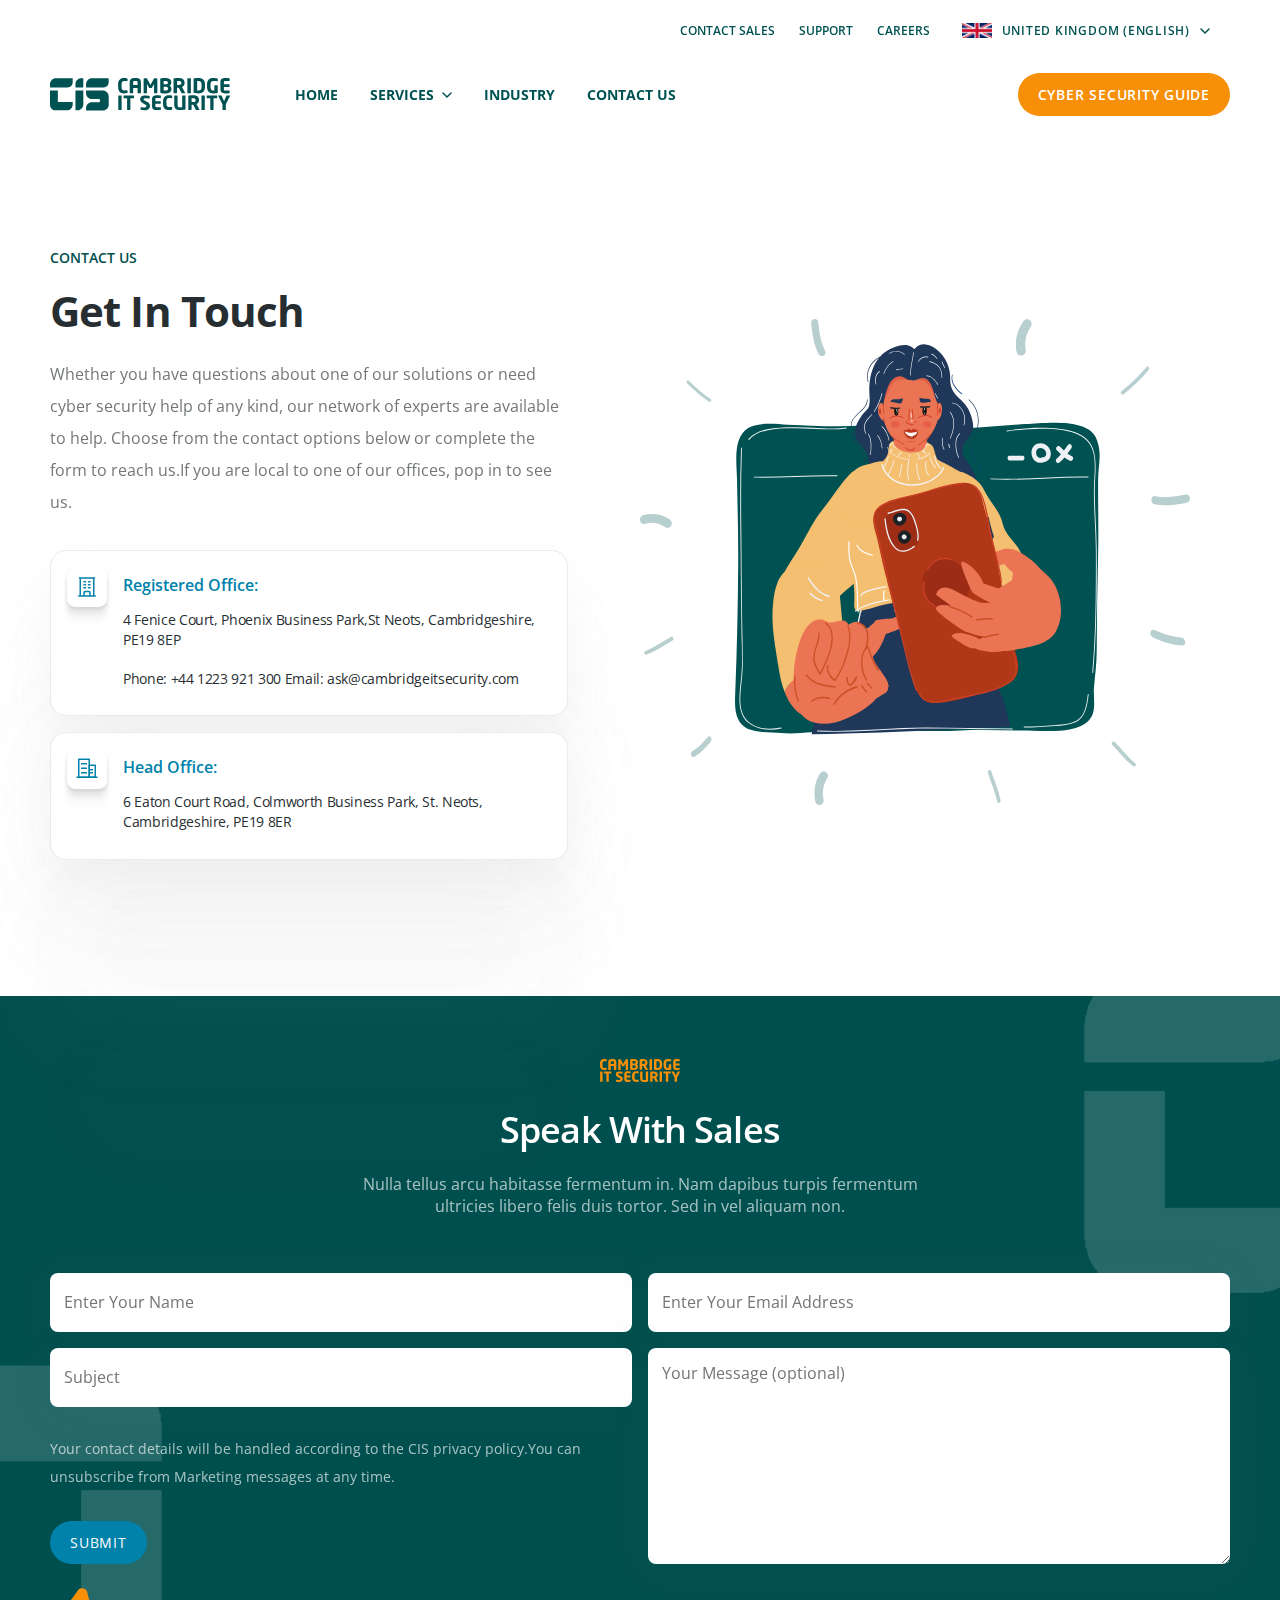
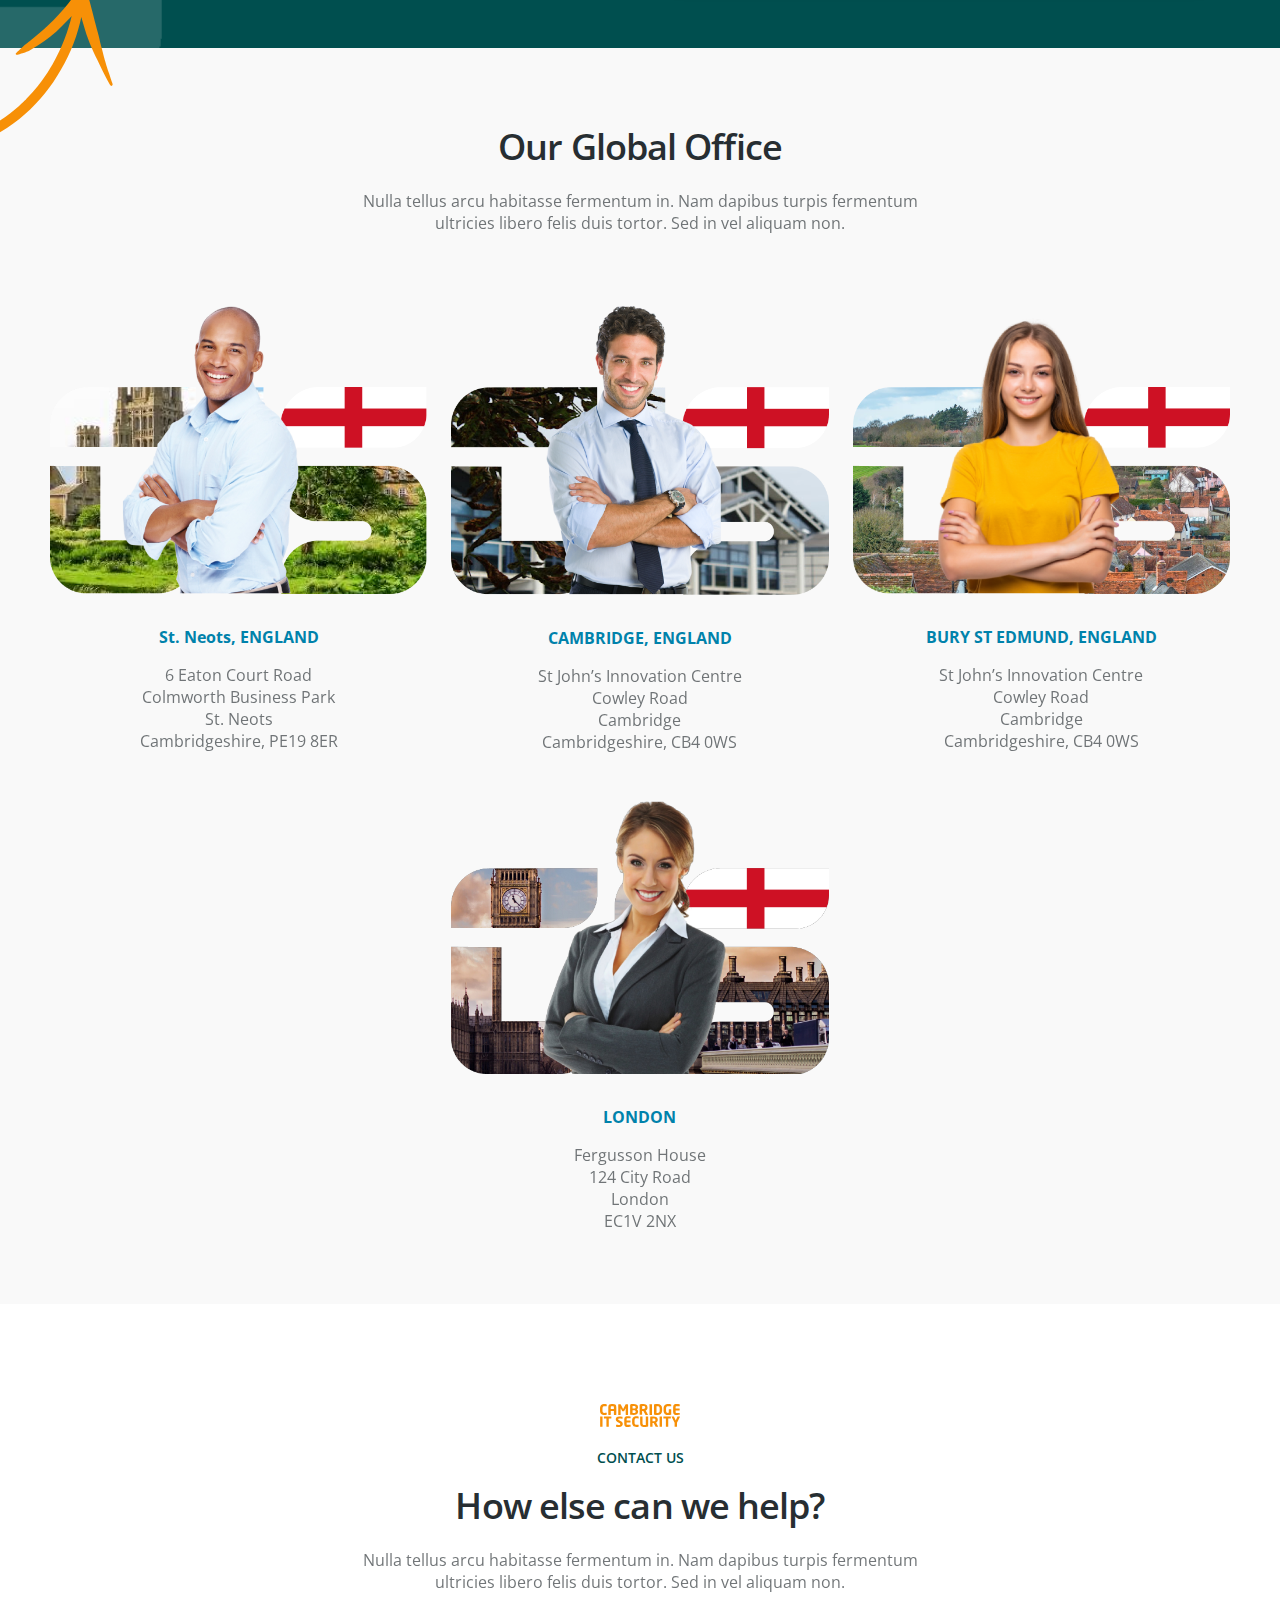
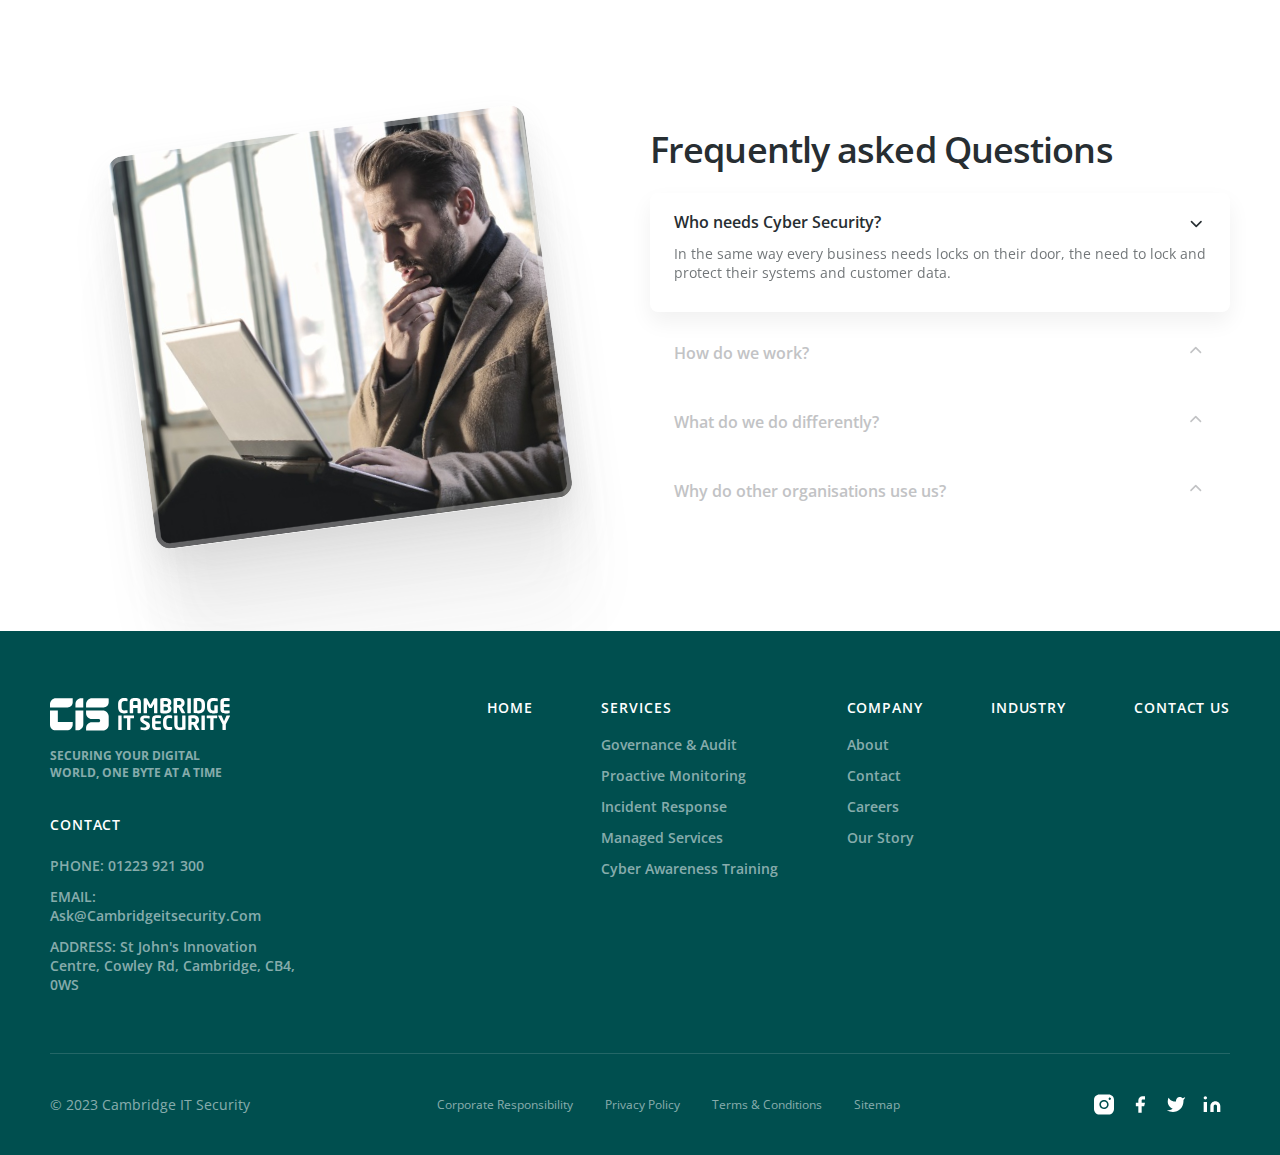
<file: assets/pages/contact-us.html>
<!DOCTYPE html>
<html lang="en">

<head>
    <meta charset="UTF-8">
    <meta http-equiv="X-UA-Compatible" content="IE=edge">
    <meta name="viewport" content="width=device-width, initial-scale=1.0">
    <title>Cambridge It Security</title>
    <link rel="stylesheet" href="../scss/main.css">
</head>

<body class="dark">
    <svg xmlns="http://www.w3.org/2000/svg" style="display: none;">

        <symbol id="arrow_bottom" viewBox="0 0 10 6" fill="none">
            <path d="M1 1L5 5L9 1" stroke="currentColor" stroke-width="1.5" stroke-linecap="round"
                stroke-linejoin="round" />
        </symbol>
        <symbol id="arrow_top" viewBox="0 0 21 20" fill="none">
            <path d="M15.2363 12.5L10.2363 7.5L5.23633 12.5" stroke="currentColor" stroke-width="1.66667"
                stroke-linecap="round" stroke-linejoin="round" />
        </symbol>

        <!-- 
            usage
            <svg width="12" height="19">
                <use xlink:href="#facebook"></use>
            </svg>
         -->
    </svg>
    <div class="top_header">
        <div class="container">
            <div class="wrapper">
                <div class="top_links">
                    <a href="">contact sales</a>
                    <a href="">support</a>
                    <a href="">careers</a>
                </div>
                <div class="select_language">
                    <div class="btn">
                        <div class="flag">
                            <img src="../images/flag-en.png" alt="">
                        </div>
                        <span>united kingdom (English)</span>
                        <div class="arrow">
                            <svg width="10" height="6">
                                <use xlink:href="#arrow_bottom"></use>
                            </svg>
                        </div>
                    </div>
                    <ul class="dropdown">
                        <li>
                            <a href="">united kingdom (English)</a>
                        </li>
                        <li>
                            <a href="">united kingdom (English)</a>
                        </li>
                        <li>
                            <a href="">united kingdom (English)</a>
                        </li>
                    </ul>
                </div>
            </div>
        </div>
    </div>
    <header class="site_header">
        <div class="container">
            <div class="wrapper">
                <div class="toggle">
                    <span class="bars">
                        <span class="bar"></span><span class="bar"></span><span class="bar"></span>
                    </span>
                </div>
                <a href="../../index.html" class="site_logo">
                    <img src="../images/logo-light.svg" alt="">
                </a>
                <ul class="navbar">
                    <li class="nav_item">
                        <a href="../../index.html" class="nav_link">home</a>
                    </li>
                    <li class="nav_item">
                        <a href="./contact-us.html" class="nav_link">services
                            <div class="arrow">
                                <svg width="10" height="6">
                                    <use xlink:href="#arrow_bottom"></use>
                                </svg>
                            </div>
                        </a>
                        <div class="mega_menu">
                            <div class="col">
                                <div class="menu">
                                    <h5>SERVICES BY NEED</h5>
                                    <ul class="menu_links">
                                        <li class="active">
                                            <a href="">
                                                <div class="icon">
                                                    <img src="../images/icon1.png" alt="">
                                                </div>Governance & Audit
                                            </a>
                                        </li>
                                        <li>
                                            <a href="">
                                                <div class="icon">
                                                    <img src="../images/icon2.png" alt="">
                                                </div>Proactive Monitoring
                                            </a>
                                        </li>
                                        <li>
                                            <a href="">
                                                <div class="icon">
                                                    <img src="../images/icon3.png" alt="">
                                                </div>ıncident Response
                                            </a>
                                        </li>
                                        <li>
                                            <a href="">
                                                <div class="icon">
                                                    <img src="../images/icon4.png" alt="">
                                                </div>managed services
                                            </a>
                                        </li>
                                        <li>
                                            <a href="">
                                                <div class="icon">
                                                    <img src="../images/icon5.png" alt="">
                                                </div>Cyber Awareness Training
                                            </a>
                                        </li>
                                    </ul>
                                </div>
                            </div>
                            <div class="col">
                                <div class="menu">
                                    <h5>servıce titles</h5>
                                    <ul class="menu_links">
                                        <li class="active">
                                            <a href="">Cyber Security Audits</a>
                                        </li>
                                        <li>
                                            <a href="">Cloud Security Audit</a>
                                        </li>
                                        <li>
                                            <a href="">Cyber Essential Certifications</a>
                                        </li>
                                        <li>
                                            <a href="">ISO 27001 Certification</a>
                                        </li>
                                    </ul>
                                </div>
                            </div>
                            <div class="col">
                                <div class="promo">
                                    <h3>At id dictum est quis</h3>
                                    <div class="image">
                                        <img src="../images/photo.png" alt="">
                                    </div>
                                    <div class="details">
                                        <h3>Effective Communication</h3>
                                        <p>Good communication is one of our key skills. We are good listeners and
                                            communicate complex ideas clearly and concisely.We are good listeners and
                                            communicate</p>
                                    </div>
                                </div>
                            </div>
                        </div>
                    </li>
                    <li class="nav_item">
                        <a href="./industry.html" class="nav_link">Industry</a>
                    </li>
                    <li class="nav_item">
                        <a href="./contact-us.html" class="nav_link">contact us</a>
                    </li>
                </ul>
                <a href="" class="btn orange orange guide_btn">cyber security guide</a>
            </div>
        </div>
    </header>
    <div class="mobile_menu">
        <div class="inner">
            <div class="top">
                <div class="toggle">
                    <span class="bars">
                        <span class="bar"></span><span class="bar"></span><span class="bar"></span>
                    </span>
                </div>
                <a href="" class="btn orange">cyber securıty guıde</a>
            </div>
            <div class="mega_menu">
                <div class="col">
                    <div class="menu">
                        <h5>SERVICES BY NEED</h5>
                        <ul class="main_menu menu_links">
                            <li class="active">
                                <a href="" class="opened">
                                    <div class="icon">
                                        <img src="../images/icon1.png" alt="">
                                    </div>Governance & Audit
                                </a>
                                <ul class="menu_links" style="display: block;">
                                    <li>
                                        <a href="">Cyber Security Audits</a>
                                    </li>
                                    <li>
                                        <a href="">Cloud Security Audit</a>
                                    </li>
                                    <li>
                                        <a href="">Cyber Essential Certifications</a>
                                    </li>
                                    <li>
                                        <a href="">ISO 27001 Certification</a>
                                    </li>
                                </ul>
                            </li>
                            <li>
                                <a href="">
                                    <div class="icon">
                                        <img src="../images/icon2.png" alt="">
                                    </div>Proactive Monitoring
                                </a>
                                <ul class="menu_links dropdown">
                                    <li>
                                        <a href="">Cyber Security Audits</a>
                                    </li>
                                    <li>
                                        <a href="">Cloud Security Audit</a>
                                    </li>
                                    <li>
                                        <a href="">Cyber Essential Certifications</a>
                                    </li>
                                    <li>
                                        <a href="">ISO 27001 Certification</a>
                                    </li>
                                </ul>
                            </li>
                            <li>
                                <a href="">
                                    <div class="icon">
                                        <img src="../images/icon3.png" alt="">
                                    </div>ıncident Response
                                </a>
                                <ul class="menu_links dropdown">
                                    <li>
                                        <a href="">Cyber Security Audits</a>
                                    </li>
                                    <li>
                                        <a href="">Cloud Security Audit</a>
                                    </li>
                                    <li>
                                        <a href="">Cyber Essential Certifications</a>
                                    </li>
                                    <li>
                                        <a href="">ISO 27001 Certification</a>
                                    </li>
                                </ul>
                            </li>
                            <li>
                                <a href="">
                                    <div class="icon">
                                        <img src="../images/icon4.png" alt="">
                                    </div>managed services
                                </a>
                                <ul class="menu_links dropdown">
                                    <li>
                                        <a href="">Cyber Security Audits</a>
                                    </li>
                                    <li>
                                        <a href="">Cloud Security Audit</a>
                                    </li>
                                    <li>
                                        <a href="">Cyber Essential Certifications</a>
                                    </li>
                                    <li>
                                        <a href="">ISO 27001 Certification</a>
                                    </li>
                                </ul>
                            </li>
                            <li>
                                <a href="">
                                    <div class="icon">
                                        <img src="../images/icon5.png" alt="">
                                    </div>Cyber Awareness Training
                                </a>
                                <ul class="menu_links dropdown">
                                    <li>
                                        <a href="">Cyber Security Audits</a>
                                    </li>
                                    <li>
                                        <a href="">Cloud Security Audit</a>
                                    </li>
                                    <li>
                                        <a href="">Cyber Essential Certifications</a>
                                    </li>
                                    <li>
                                        <a href="">ISO 27001 Certification</a>
                                    </li>
                                </ul>
                            </li>
                        </ul>
                    </div>
                </div>
            </div>
        </div>
    </div>
    <main>
        <section class="get_in_touch">
            <div class="container">
                <div class="wrapper">
                    <div class="col">
                        <div class="content">
                            <div class="sec_title">
                                <h5>contact us</h5>
                                <h1>Get In Touch</h1>
                                <p>Whether you have questions about one of our solutions or need cyber security help of
                                    any
                                    kind, our network of experts are available to help. Choose from the contact options
                                    below or complete the form to reach us.If you are local to one of our offices, pop
                                    in to
                                    see us.</p>
                            </div>
                            <div class="address_items">
                                <div class="item">
                                    <div class="icon">
                                        <svg width="24" height="24" viewBox="0 0 24 24" fill="none"
                                            xmlns="http://www.w3.org/2000/svg">
                                            <path
                                                d="M3.75 21H20.25M4.5 3H19.5M5.25 3V21M18.75 3V21M9 6.75H10.5M9 9.75H10.5M9 12.75H10.5M13.5 6.75H15M13.5 9.75H15M13.5 12.75H15M9 21V17.625C9 17.004 9.504 16.5 10.125 16.5H13.875C14.496 16.5 15 17.004 15 17.625V21"
                                                stroke="#0082AB" stroke-width="1.5" stroke-linecap="round"
                                                stroke-linejoin="round" />
                                        </svg>
                                    </div>
                                    <div>
                                        <h3>Registered Office:</h3>
                                        <p>4 Fenice Court, Phoenix Business Park,St Neots, Cambridgeshire, PE19 8EP
                                            <br><br>
                                            Phone: +44 1223 921 300
                                            Email: ask@cambridgeitsecurity.com
                                        </p>
                                    </div>
                                </div>
                                <div class="item">
                                    <div class="icon">
                                        <svg width="24" height="24" viewBox="0 0 24 24" fill="none"
                                            xmlns="http://www.w3.org/2000/svg">
                                            <path
                                                d="M4.5 3V19.5H13.5V3H4.5ZM3.75 1.5H14.25C14.4489 1.5 14.6397 1.57902 14.7803 1.71967C14.921 1.86032 15 2.05109 15 2.25V20.25C15 20.4489 14.921 20.6397 14.7803 20.7803C14.6397 20.921 14.4489 21 14.25 21H3.75C3.55109 21 3.36032 20.921 3.21967 20.7803C3.07902 20.6397 3 20.4489 3 20.25V2.25C3 2.05109 3.07902 1.86032 3.21967 1.71967C3.36032 1.57902 3.55109 1.5 3.75 1.5Z"
                                                fill="#0082AB" />
                                            <path
                                                d="M6 6H12V7.5H6V6ZM6 10.5H12V12H6V10.5ZM6 15H12V16.5H6V15ZM15 12H18V13.5H15V12ZM15 15H18V16.5H15V15ZM1.5 19.5H22.5V21H1.5V19.5Z"
                                                fill="#0082AB" />
                                            <path
                                                d="M15 9V19.5H19.5V9H15ZM14.25 7.5H20.25C20.4489 7.5 20.6397 7.57902 20.7803 7.71967C20.921 7.86032 21 8.05109 21 8.25V20.25C21 20.4489 20.921 20.6397 20.7803 20.7803C20.6397 20.921 20.4489 21 20.25 21H14.25C14.0511 21 13.8603 20.921 13.7197 20.7803C13.579 20.6397 13.5 20.4489 13.5 20.25V8.25C13.5 8.05109 13.579 7.86032 13.7197 7.71967C13.8603 7.57902 14.0511 7.5 14.25 7.5Z"
                                                fill="#0082AB" />
                                        </svg>
                                    </div>
                                    <div>
                                        <h3>Head Office:</h3>
                                        <p>6 Eaton Court Road, Colmworth Business Park, St. Neots, Cambridgeshire, PE19
                                            8ER</p>
                                    </div>
                                </div>
                            </div>
                        </div>
                    </div>
                    <div class="col">
                        <div class="image">
                            <img src="../images/contact.svg" alt="">
                        </div>
                    </div>
                </div>
            </div>
        </section>
        <section class="speak_with_sales">
            <div class="bg_shapes"></div>
            <div class="container">
                <div class="sec_title">
                    <div class="logo">
                        <img src="../images/logo-orange.svg" alt="">
                    </div>
                    <h1>Speak With Sales</h1>
                    <p>Nulla tellus arcu habitasse fermentum in. Nam dapibus turpis fermentum ultricies libero felis
                        duis tortor. Sed in vel aliquam non.</p>
                </div>
                <form action="">
                    <div class="form_wrap">
                        <div class="form_element w_5">
                            <input type="text" placeholder="Enter Your Name">
                        </div>
                        <div class="form_element w_5">
                            <input type="text" placeholder="Enter Your Email Address">
                        </div>
                        <div class="form_element w_5">
                            <input type="text" placeholder="Subject">
                        </div>
                        <div class="form_element w_5">
                            <textarea name="" id="" placeholder="Your Message (optional)"></textarea>
                        </div>
                        <div class="form_element w_5 last">
                            <p>Your contact details will be handled according to the CIS privacy policy.You can
                                unsubscribe from Marketing messages at any time.</p>
                            <div class="button">
                                <button type="button" class="btn blue">Submit</button>
                            </div>
                        </div>
                    </div>
                </form>
            </div>
        </section>
        <section class="our_offices">
            <div class="container">
                <div class="sec_title">
                    <h1>Our Global Office</h1>
                    <p>Nulla tellus arcu habitasse fermentum in. Nam dapibus turpis fermentum ultricies libero felis
                        duis tortor. Sed in vel aliquam non.</p>
                </div>
                <ul class="offices_list">
                    <li class="item">
                        <div class="image">
                            <img src="../images/office1.png" alt="">
                        </div>
                        <div class="details">
                            <h3>St. Neots, ENGLAND</h3>
                            <p>6 Eaton Court Road <br>
                                Colmworth Business Park <br>
                                St. Neots <br>
                                Cambridgeshire, PE19 8ER</p>
                        </div>
                    </li>
                    <li class="item">
                        <div class="image">
                            <img src="../images/office2.png" alt="">
                        </div>
                        <div class="details">
                            <h3>CAMBRIDGE, ENGLAND</h3>
                            <p>St John’s Innovation Centre <br>
                                Cowley Road <br>
                                Cambridge <br>
                                Cambridgeshire, CB4 0WS</p>
                        </div>
                    </li>
                    <li class="item">
                        <div class="image">
                            <img src="../images/office3.png" alt="">
                        </div>
                        <div class="details">
                            <h3>BURY ST EDMUND, ENGLAND</h3>
                            <p>St John’s Innovation Centre <br>
                                Cowley Road <br>
                                Cambridge <br>
                                Cambridgeshire, CB4 0WS</p>
                        </div>
                    </li>
                    <li class="item">
                        <div class="image">
                            <img src="../images/office4.png" alt="">
                        </div>
                        <div class="details">
                            <h3>LONDON</h3>
                            <p>Fergusson House <br>
                                124 City Road <br>
                                London <br>
                                EC1V 2NX</p>
                        </div>
                    </li>
                </ul>
            </div>
        </section>
        <section class="FAQs">
            <div class="container">
                <div class="sec_title">
                    <div class="logo">
                        <img src="../images/logo-orange.svg" alt="">
                    </div>
                    <h5>Contact us</h5>
                    <h1>How else can we help?</h1>
                    <p>Nulla tellus arcu habitasse fermentum in. Nam dapibus turpis fermentum ultricies libero felis
                        duis tortor. Sed in vel aliquam non.</p>
                </div>
                <div class="wrapper">
                    <div class="col_5">
                        <div class="image">
                            <img src="../images/image.png" alt="">
                        </div>
                    </div>
                    <div class="col_5">
                        <div class="content">
                            <div class="sec_title">
                                <h1>Frequently asked Questions</h1>
                            </div>
                            <div class="accardion_item opened">
                                <div class="head">
                                    <span>Who needs Cyber Security?</span>
                                    <div class="arrow">
                                        <svg width="20" height="20">
                                            <use xlink:href="#arrow_top"></use>
                                        </svg>
                                    </div>
                                </div>
                                <div class="body" style="display: block;">
                                    <p>In the same way every business needs locks on their door, the need to lock and
                                        protect their systems and customer data.</p>
                                </div>
                            </div>
                            <div class="accardion_item">
                                <div class="head">
                                    <span>How do we work?</span>
                                    <div class="arrow">
                                        <svg width="20" height="20">
                                            <use xlink:href="#arrow_top"></use>
                                        </svg>
                                    </div>
                                </div>
                                <div class="body">
                                    <p>In the same way every business needs locks on their door, the need to lock and
                                        protect their systems and customer data.</p>
                                </div>
                            </div>
                            <div class="accardion_item">
                                <div class="head">
                                    <span>What do we do differently?</span>
                                    <div class="arrow">
                                        <svg width="20" height="20">
                                            <use xlink:href="#arrow_top"></use>
                                        </svg>
                                    </div>
                                </div>
                                <div class="body">
                                    <p>In the same way every business needs locks on their door, the need to lock and
                                        protect their systems and customer data.</p>
                                </div>
                            </div>
                            <div class="accardion_item">
                                <div class="head">
                                    <span>Why do other organisations use us?</span>
                                    <div class="arrow">
                                        <svg width="20" height="20">
                                            <use xlink:href="#arrow_top"></use>
                                        </svg>
                                    </div>
                                </div>
                                <div class="body">
                                    <p>In the same way every business needs locks on their door, the need to lock and
                                        protect their systems and customer data.</p>
                                </div>
                            </div>
                        </div>
                    </div>
                </div>
            </div>
        </section>
    </main>
    <footer class="site_footer">
        <div class="foot_main">
            <div class="container">
                <div class="wrapper">
                    <div class="col first">
                        <div class="brand">
                            <img src="../images/logo-light.svg" alt="">
                            <p>Securing your digital <br> world, one byte at a time</p>
                        </div>
                        <div class="contactInfo">
                            <h5>cONTACT</h5>
                            <a href="">PHONE: 01223 921 300</a>
                            <a href="">EMAIL: ask@cambridgeitsecurity.com</a>
                            <p>ADDRESS: St John's innovation Centre, cowley rd, cambridge, cB4, 0WS</p>
                        </div>
                    </div>
                    <div class="col last">
                        <div class="menuItems">
                            <div class="menu">
                                <h5>home</h5>
                            </div>
                            <div class="menu">
                                <h5>servıces</h5>
                                <ul>
                                    <li>
                                        <a href="">Governance & Audit</a>
                                    </li>
                                    <li>
                                        <a href="">Proactive Monitoring</a>
                                    </li>
                                    <li>
                                        <a href="">Incident Response</a>
                                    </li>
                                    <li>
                                        <a href="">Managed Services</a>
                                    </li>
                                    <li>
                                        <a href="">Cyber Awareness Training</a>
                                    </li>
                                </ul>
                            </div>
                            <div class="menu">
                                <h5>Company</h5>
                                <ul>
                                    <li><a href="">About</a></li>
                                    <li><a href="">Contact</a></li>
                                    <li><a href="">Careers</a></li>
                                    <li><a href="">Our Story</a></li>
                                </ul>
                            </div>
                            <div class="menu">
                                <h5>Industry</h5>
                            </div>
                            <div class="menu">
                                <h5>contact us</h5>
                            </div>
                        </div>
                    </div>
                </div>
            </div>
        </div>
        <div class="foot_bottom">
            <div class="container">
                <div class="wrapper">
                    <div class="copyright">
                        <p>© 2023 cambridge ıT Security</p>
                    </div>
                    <ul class="bottomMenu">
                        <li>
                            <a href="">corporate Responsibility</a>
                        </li>
                        <li>
                            <a href="">privacy policy</a>
                        </li>
                        <li>
                            <a href="">terms & conditions</a>
                        </li>
                        <li>
                            <a href="">Sitemap</a>
                        </li>
                    </ul>
                    <div class="socialMedia">
                        <a href="">
                            <svg width="20" height="21" viewBox="0 0 20 21" fill="none"
                                xmlns="http://www.w3.org/2000/svg">
                                <path
                                    d="M14.6154 0.5H5.38461C3.957 0.501527 2.58828 1.06932 1.5788 2.0788C0.569324 3.08828 0.00152714 4.457 0 5.88461V15.1154C0.00152714 16.543 0.569324 17.9117 1.5788 18.9212C2.58828 19.9307 3.957 20.4985 5.38461 20.5H14.6154C16.043 20.4985 17.4117 19.9307 18.4212 18.9212C19.4307 17.9117 19.9985 16.543 20 15.1154V5.88461C19.9985 4.457 19.4307 3.08828 18.4212 2.0788C17.4117 1.06932 16.043 0.501527 14.6154 0.5ZM10 15.1154C9.08716 15.1154 8.19483 14.8447 7.43583 14.3376C6.67683 13.8304 6.08527 13.1096 5.73594 12.2662C5.38661 11.4229 5.29521 10.4949 5.4733 9.59958C5.65138 8.70429 6.09096 7.8819 6.73643 7.23643C7.3819 6.59096 8.20429 6.15138 9.09958 5.9733C9.99488 5.79521 10.9229 5.88661 11.7662 6.23594C12.6096 6.58527 13.3304 7.17683 13.8376 7.93583C14.3447 8.69483 14.6154 9.58716 14.6154 10.5C14.6141 11.7237 14.1274 12.8969 13.2622 13.7622C12.3969 14.6274 11.2237 15.1141 10 15.1154ZM15.7692 5.88461C15.541 5.88461 15.3179 5.81694 15.1282 5.69016C14.9384 5.56337 14.7905 5.38316 14.7032 5.17233C14.6159 4.96149 14.593 4.72949 14.6376 4.50566C14.6821 4.28184 14.792 4.07625 14.9533 3.91488C15.1147 3.75351 15.3203 3.64362 15.5441 3.59909C15.768 3.55457 15.9999 3.57742 16.2108 3.66475C16.4216 3.75209 16.6018 3.89998 16.7286 4.08973C16.8554 4.27948 16.9231 4.50256 16.9231 4.73077C16.9231 5.03679 16.8015 5.33027 16.5851 5.54666C16.3687 5.76305 16.0752 5.88461 15.7692 5.88461ZM13.0769 10.5C13.0769 11.1086 12.8965 11.7034 12.5584 12.2094C12.2203 12.7154 11.7397 13.1098 11.1775 13.3427C10.6153 13.5756 9.99659 13.6365 9.39972 13.5178C8.80286 13.3991 8.2546 13.106 7.82429 12.6757C7.39397 12.2454 7.10092 11.6971 6.9822 11.1003C6.86347 10.5034 6.92441 9.88475 7.15729 9.32251C7.39018 8.76028 7.78456 8.27973 8.29055 7.94163C8.79655 7.60354 9.39144 7.42308 10 7.42308C10.8161 7.42308 11.5987 7.74725 12.1757 8.32429C12.7527 8.90132 13.0769 9.68395 13.0769 10.5Z"
                                    fill="white" />
                            </svg>
                        </a>
                        <a href="">
                            <svg width="20" height="21" viewBox="0 0 20 21" fill="none"
                                xmlns="http://www.w3.org/2000/svg">
                                <path
                                    d="M15.0007 2.16699H12.5007C11.3956 2.16699 10.3358 2.60598 9.55437 3.38738C8.77297 4.16878 8.33398 5.22859 8.33398 6.33366V8.83366H5.83398V12.167H8.33398V18.8337H11.6673V12.167H14.1673L15.0007 8.83366H11.6673V6.33366C11.6673 6.11265 11.7551 5.90068 11.9114 5.7444C12.0677 5.58812 12.2796 5.50033 12.5007 5.50033H15.0007V2.16699Z"
                                    fill="white" />
                            </svg>
                        </a>
                        <a href="">
                            <svg width="20" height="21" viewBox="0 0 20 21" fill="none"
                                xmlns="http://www.w3.org/2000/svg">
                                <path
                                    d="M16.5506 4.27459C17.4857 3.99302 18.3693 3.56249 19.1673 2.99959C18.8847 4.16018 18.2845 5.21917 17.434 6.05792C17.4776 6.28592 17.4999 6.51747 17.5006 6.74959C17.5006 16.3329 8.33398 20.4996 0.833984 16.3329C2.90662 16.4154 4.95109 15.8312 6.66732 14.6663C1.38577 12.3189 1.47654 7.90527 1.99235 5.4996C2.209 4.48913 2.50065 3.83292 2.50065 3.83292C2.91163 4.41813 3.39014 4.94929 3.92453 5.41634C4.48489 5.90608 5.10669 6.32533 5.77649 6.66246C7.08505 7.3211 8.53618 7.6459 10.0007 7.60792V6.77459C9.9904 6.00987 10.2153 5.26045 10.6448 4.62769C11.0744 3.99493 11.6879 3.50935 12.4024 3.23664C13.1169 2.96392 13.8979 2.91722 14.6398 3.10286C15.3818 3.2885 16.0488 3.69752 16.5506 4.27459Z"
                                    fill="white" />
                            </svg>
                        </a>
                        <a href="">
                            <svg width="20" height="21" viewBox="0 0 20 21" fill="none"
                                xmlns="http://www.w3.org/2000/svg">
                                <path
                                    d="M16.8682 8.63146C15.9305 7.69378 14.6588 7.16699 13.3327 7.16699C12.0066 7.16699 10.7348 7.69378 9.79715 8.63146C8.85947 9.56914 8.33268 10.8409 8.33268 12.167V18.0003H11.666V12.167C11.666 11.725 11.8416 11.301 12.1542 10.9885C12.4667 10.6759 12.8907 10.5003 13.3327 10.5003C13.7747 10.5003 14.1986 10.6759 14.5112 10.9885C14.8238 11.301 14.9993 11.725 14.9993 12.167V18.0003H18.3327V12.167C18.3327 10.8409 17.8059 9.56914 16.8682 8.63146Z"
                                    fill="white" />
                                <path d="M4.99935 8.00033H1.66602V18.0003H4.99935V8.00033Z" fill="white" />
                                <path
                                    d="M3.33268 5.50033C4.25316 5.50033 4.99935 4.75413 4.99935 3.83366C4.99935 2.91318 4.25316 2.16699 3.33268 2.16699C2.41221 2.16699 1.66602 2.91318 1.66602 3.83366C1.66602 4.75413 2.41221 5.50033 3.33268 5.50033Z"
                                    fill="white" />
                            </svg>
                        </a>
                    </div>
                </div>
            </div>
        </div>
    </footer>
    <script src="../js/swiper-bundle.min.js"></script>
    <script src="https://cdnjs.cloudflare.com/ajax/libs/jquery/3.7.1/jquery.min.js"></script>
    <script src="../js/app.js"></script>
</body>

</html>
</file>
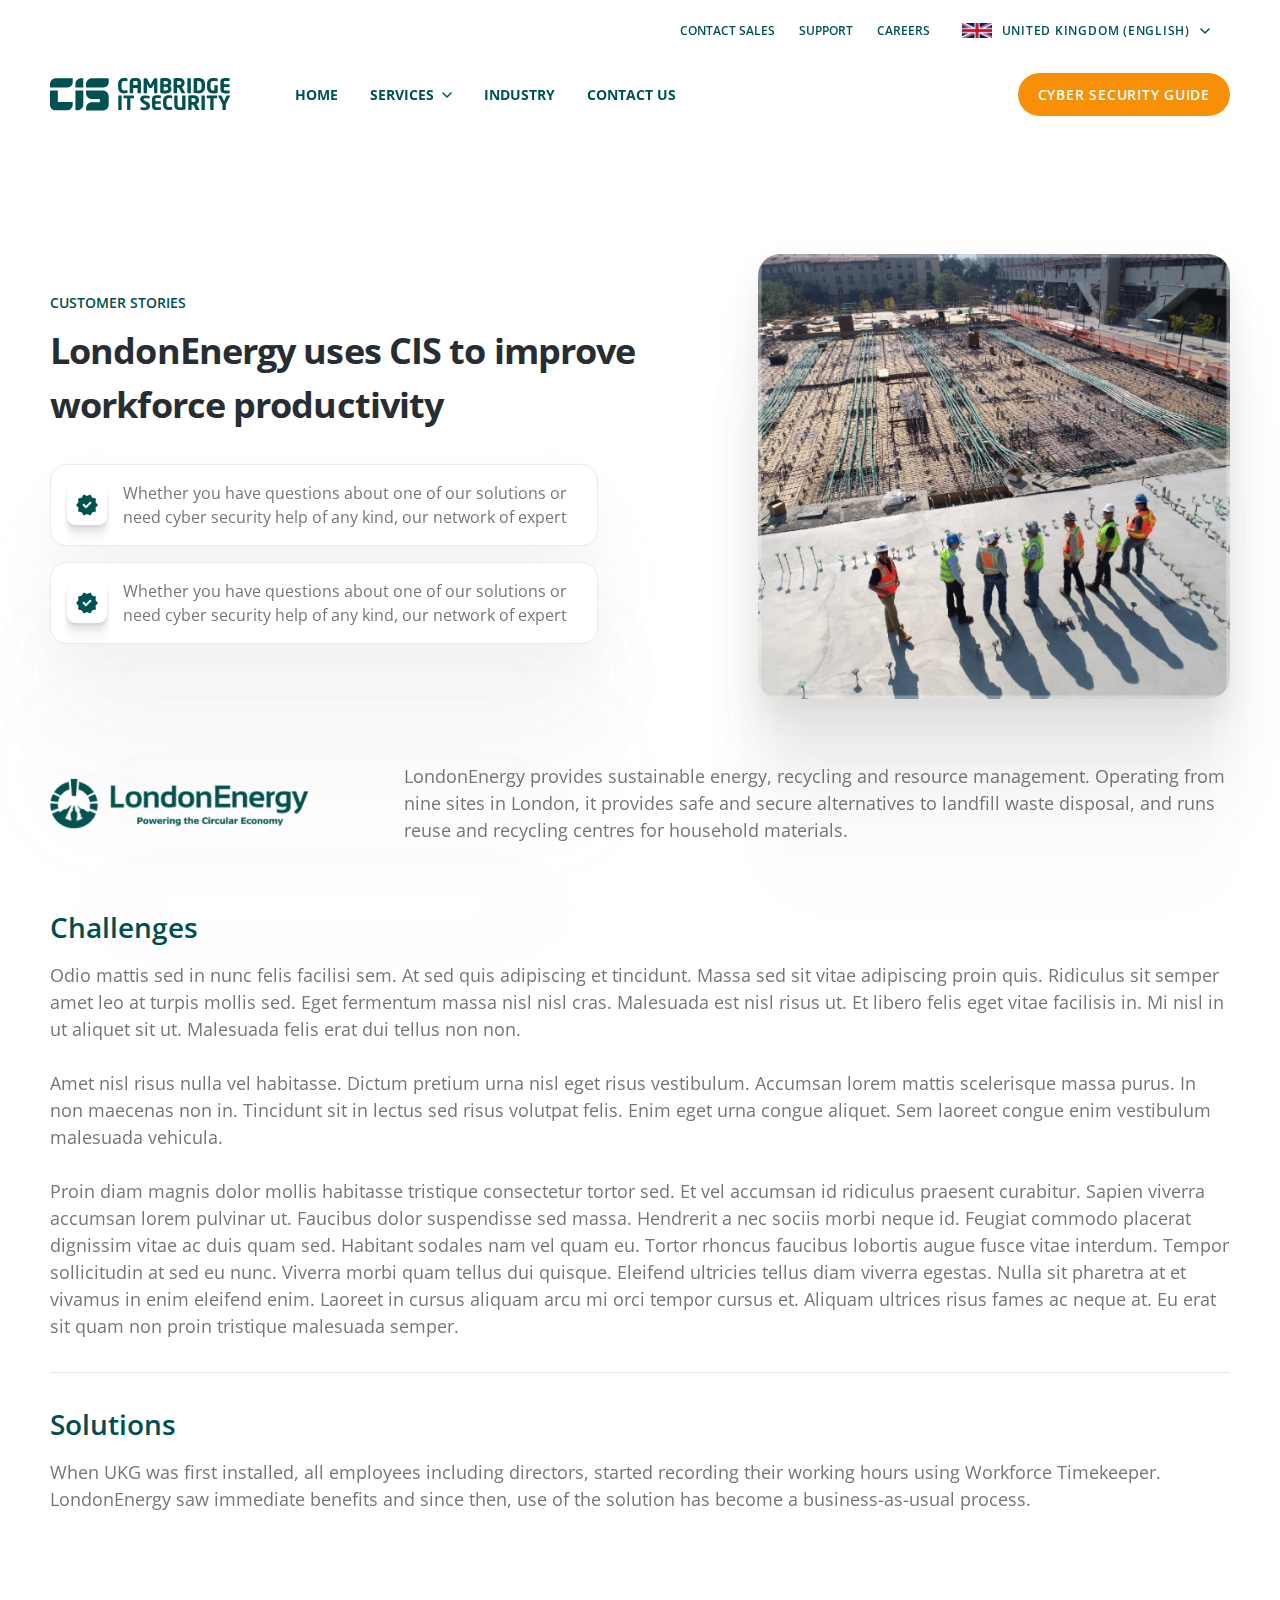
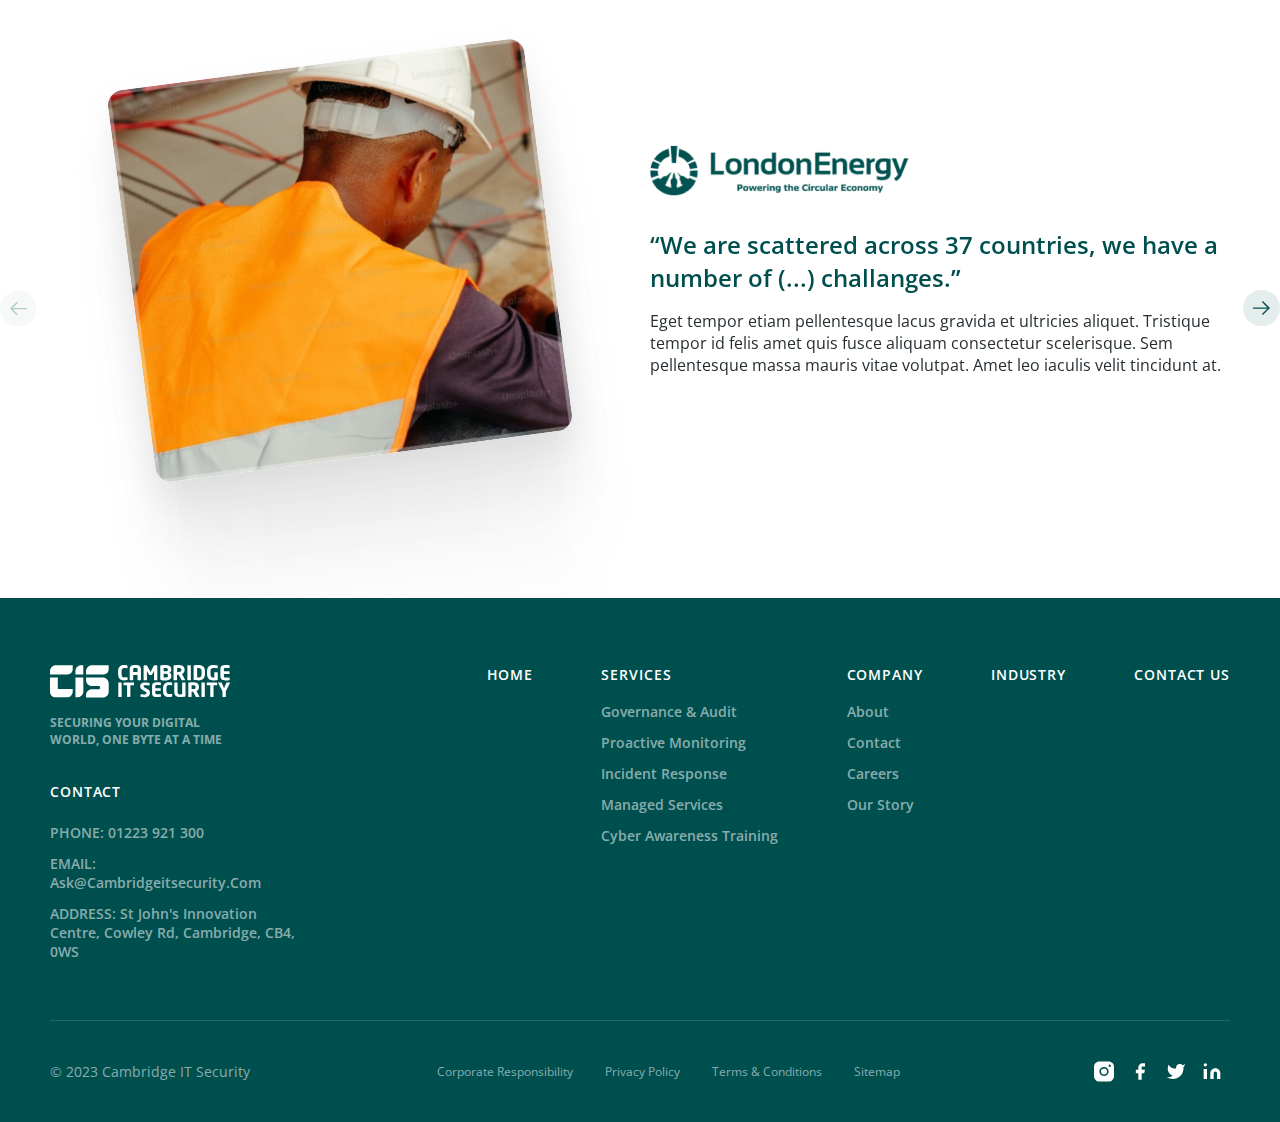
<file: assets/pages/customer-stories.html>
<!DOCTYPE html>
<html lang="en">

<head>
    <meta charset="UTF-8">
    <meta http-equiv="X-UA-Compatible" content="IE=edge">
    <meta name="viewport" content="width=device-width, initial-scale=1.0">
    <title>Cambridge It Security</title>
    <link rel="stylesheet" href="../scss/main.css">
</head>

<body class="dark">
    <svg xmlns="http://www.w3.org/2000/svg" style="display: none;">

        <symbol id="arrow_bottom" viewBox="0 0 10 6" fill="none">
            <path d="M1 1L5 5L9 1" stroke="currentColor" stroke-width="1.5" stroke-linecap="round"
                stroke-linejoin="round" />
        </symbol>
        <symbol id="arrow_top" viewBox="0 0 21 20" fill="none">
            <path d="M15.2363 12.5L10.2363 7.5L5.23633 12.5" stroke="currentColor" stroke-width="1.66667"
                stroke-linecap="round" stroke-linejoin="round" />
        </symbol>
        <!-- 
            usage
            <svg width="12" height="19">
                <use xlink:href="#facebook"></use>
            </svg>
         -->
    </svg>
    <div class="top_header">
        <div class="container">
            <div class="wrapper">
                <div class="top_links">
                    <a href="">contact sales</a>
                    <a href="">support</a>
                    <a href="">careers</a>
                </div>
                <div class="select_language">
                    <div class="btn">
                        <div class="flag">
                            <img src="../images/flag-en.png" alt="">
                        </div>
                        <span>united kingdom (English)</span>
                        <div class="arrow">
                            <svg width="10" height="6">
                                <use xlink:href="#arrow_bottom"></use>
                            </svg>
                        </div>
                    </div>
                    <ul class="dropdown">
                        <li>
                            <a href="">united kingdom (English)</a>
                        </li>
                        <li>
                            <a href="">united kingdom (English)</a>
                        </li>
                        <li>
                            <a href="">united kingdom (English)</a>
                        </li>
                    </ul>
                </div>
            </div>
        </div>
    </div>
    <header class="site_header">
        <div class="container">
            <div class="wrapper">
                <div class="toggle">
                    <span class="bars">
                        <span class="bar"></span><span class="bar"></span><span class="bar"></span>
                    </span>
                </div>
                <a href="../../index.html" class="site_logo">
                    <img src="../images/logo-light.svg" alt="">
                </a>
                <ul class="navbar">
                    <li class="nav_item">
                        <a href="../../index.html" class="nav_link">home</a>
                    </li>
                    <li class="nav_item">
                        <a href="./contact-us.html" class="nav_link">services
                            <div class="arrow">
                                <svg width="10" height="6">
                                    <use xlink:href="#arrow_bottom"></use>
                                </svg>
                            </div>
                        </a>
                        <div class="mega_menu">
                            <div class="col">
                                <div class="menu">
                                    <h5>SERVICES BY NEED</h5>
                                    <ul class="menu_links">
                                        <li class="active">
                                            <a href="">
                                                <div class="icon">
                                                    <img src="../images/icon1.png" alt="">
                                                </div>Governance & Audit
                                            </a>
                                        </li>
                                        <li>
                                            <a href="">
                                                <div class="icon">
                                                    <img src="../images/icon2.png" alt="">
                                                </div>Proactive Monitoring
                                            </a>
                                        </li>
                                        <li>
                                            <a href="">
                                                <div class="icon">
                                                    <img src="../images/icon3.png" alt="">
                                                </div>ıncident Response
                                            </a>
                                        </li>
                                        <li>
                                            <a href="">
                                                <div class="icon">
                                                    <img src="../images/icon4.png" alt="">
                                                </div>managed services
                                            </a>
                                        </li>
                                        <li>
                                            <a href="">
                                                <div class="icon">
                                                    <img src="../images/icon5.png" alt="">
                                                </div>Cyber Awareness Training
                                            </a>
                                        </li>
                                    </ul>
                                </div>
                            </div>
                            <div class="col">
                                <div class="menu">
                                    <h5>servıce titles</h5>
                                    <ul class="menu_links">
                                        <li class="active">
                                            <a href="">Cyber Security Audits</a>
                                        </li>
                                        <li>
                                            <a href="">Cloud Security Audit</a>
                                        </li>
                                        <li>
                                            <a href="">Cyber Essential Certifications</a>
                                        </li>
                                        <li>
                                            <a href="">ISO 27001 Certification</a>
                                        </li>
                                    </ul>
                                </div>
                            </div>
                            <div class="col">
                                <div class="promo">
                                    <h3>At id dictum est quis</h3>
                                    <div class="image">
                                        <img src="../images/photo.png" alt="">
                                    </div>
                                    <div class="details">
                                        <h3>Effective Communication</h3>
                                        <p>Good communication is one of our key skills. We are good listeners and
                                            communicate complex ideas clearly and concisely.We are good listeners and
                                            communicate</p>
                                    </div>
                                </div>
                            </div>
                        </div>
                    </li>
                    <li class="nav_item">
                        <a href="./industry.html" class="nav_link">Industry</a>
                    </li>
                    <li class="nav_item">
                        <a href="./contact-us.html" class="nav_link">contact us</a>
                    </li>
                </ul>
                <a href="" class="btn orange orange guide_btn">cyber security guide</a>
            </div>
        </div>
    </header>
    <div class="mobile_menu">
        <div class="inner">
            <div class="top">
                <div class="toggle">
                    <span class="bars">
                        <span class="bar"></span><span class="bar"></span><span class="bar"></span>
                    </span>
                </div>
                <a href="" class="btn orange">cyber securıty guıde</a>
            </div>
            <div class="mega_menu">
                <div class="col">
                    <div class="menu">
                        <h5>SERVICES BY NEED</h5>
                        <ul class="main_menu menu_links">
                            <li class="active">
                                <a href="" class="opened">
                                    <div class="icon">
                                        <img src="../images/icon1.png" alt="">
                                    </div>Governance & Audit
                                </a>
                                <ul class="menu_links" style="display: block;">
                                    <li>
                                        <a href="">Cyber Security Audits</a>
                                    </li>
                                    <li>
                                        <a href="">Cloud Security Audit</a>
                                    </li>
                                    <li>
                                        <a href="">Cyber Essential Certifications</a>
                                    </li>
                                    <li>
                                        <a href="">ISO 27001 Certification</a>
                                    </li>
                                </ul>
                            </li>
                            <li>
                                <a href="">
                                    <div class="icon">
                                        <img src="../images/icon2.png" alt="">
                                    </div>Proactive Monitoring
                                </a>
                                <ul class="menu_links dropdown">
                                    <li>
                                        <a href="">Cyber Security Audits</a>
                                    </li>
                                    <li>
                                        <a href="">Cloud Security Audit</a>
                                    </li>
                                    <li>
                                        <a href="">Cyber Essential Certifications</a>
                                    </li>
                                    <li>
                                        <a href="">ISO 27001 Certification</a>
                                    </li>
                                </ul>
                            </li>
                            <li>
                                <a href="">
                                    <div class="icon">
                                        <img src="../images/icon3.png" alt="">
                                    </div>ıncident Response
                                </a>
                                <ul class="menu_links dropdown">
                                    <li>
                                        <a href="">Cyber Security Audits</a>
                                    </li>
                                    <li>
                                        <a href="">Cloud Security Audit</a>
                                    </li>
                                    <li>
                                        <a href="">Cyber Essential Certifications</a>
                                    </li>
                                    <li>
                                        <a href="">ISO 27001 Certification</a>
                                    </li>
                                </ul>
                            </li>
                            <li>
                                <a href="">
                                    <div class="icon">
                                        <img src="../images/icon4.png" alt="">
                                    </div>managed services
                                </a>
                                <ul class="menu_links dropdown">
                                    <li>
                                        <a href="">Cyber Security Audits</a>
                                    </li>
                                    <li>
                                        <a href="">Cloud Security Audit</a>
                                    </li>
                                    <li>
                                        <a href="">Cyber Essential Certifications</a>
                                    </li>
                                    <li>
                                        <a href="">ISO 27001 Certification</a>
                                    </li>
                                </ul>
                            </li>
                            <li>
                                <a href="">
                                    <div class="icon">
                                        <img src="../images/icon5.png" alt="">
                                    </div>Cyber Awareness Training
                                </a>
                                <ul class="menu_links dropdown">
                                    <li>
                                        <a href="">Cyber Security Audits</a>
                                    </li>
                                    <li>
                                        <a href="">Cloud Security Audit</a>
                                    </li>
                                    <li>
                                        <a href="">Cyber Essential Certifications</a>
                                    </li>
                                    <li>
                                        <a href="">ISO 27001 Certification</a>
                                    </li>
                                </ul>
                            </li>
                        </ul>
                    </div>
                </div>
            </div>
        </div>
    </div>
    <main>
        <section class="customer_stories">
            <div class="container">
                <div class="intro">
                    <div class="wrapper">
                        <div class="col col_6">
                            <div class="content">
                                <div class="sec_title">
                                    <h5>Customer storıes</h5>
                                    <h1>LondonEnergy uses CIS to
                                        improve workforce productivity
                                    </h1>
                                </div>
                                <div class="items_list">
                                    <div class="item">
                                        <div class="icon">
                                            <svg width="24" height="24" viewBox="0 0 24 24" fill="none"
                                                xmlns="http://www.w3.org/2000/svg">
                                                <path
                                                    d="M8.6 22.5L6.7 19.3L3.1 18.5L3.45 14.8L1 12L3.45 9.2L3.1 5.5L6.7 4.7L8.6 1.5L12 2.95L15.4 1.5L17.3 4.7L20.9 5.5L20.55 9.2L23 12L20.55 14.8L20.9 18.5L17.3 19.3L15.4 22.5L12 21.05L8.6 22.5ZM10.95 15.55L16.6 9.9L15.2 8.45L10.95 12.7L8.8 10.6L7.4 12L10.95 15.55Z"
                                                    fill="#005252" />
                                            </svg>
                                        </div>
                                        <p>Whether you have questions about one of our solutions or need cyber security
                                            help
                                            of
                                            any kind, our network of expert</p>
                                    </div>
                                    <div class="item">
                                        <div class="icon">
                                            <svg width="24" height="24" viewBox="0 0 24 24" fill="none"
                                                xmlns="http://www.w3.org/2000/svg">
                                                <path
                                                    d="M8.6 22.5L6.7 19.3L3.1 18.5L3.45 14.8L1 12L3.45 9.2L3.1 5.5L6.7 4.7L8.6 1.5L12 2.95L15.4 1.5L17.3 4.7L20.9 5.5L20.55 9.2L23 12L20.55 14.8L20.9 18.5L17.3 19.3L15.4 22.5L12 21.05L8.6 22.5ZM10.95 15.55L16.6 9.9L15.2 8.45L10.95 12.7L8.8 10.6L7.4 12L10.95 15.55Z"
                                                    fill="#005252" />
                                            </svg>
                                        </div>
                                        <p>Whether you have questions about one of our solutions or need cyber security
                                            help
                                            of
                                            any kind, our network of expert</p>
                                    </div>
                                </div>
                            </div>
                        </div>
                        <div class="col col_4">
                            <div class="image">
                                <img src="../images/image5.png" alt="">
                            </div>
                        </div>
                    </div>
                </div>
                <div class="info_block">
                    <div class="wrapper">
                        <div class="col col_3">
                            <div class="logo">
                                <img src="../images/londonenergy-teal.png" alt="">
                            </div>
                        </div>
                        <div class="col col_7">
                            <p>LondonEnergy provides sustainable energy, recycling and resource management. Operating
                                from nine sites in London, it provides safe and secure alternatives to landfill waste
                                disposal, and runs reuse and recycling centres for household materials.</p>
                        </div>
                    </div>
                </div>
                <div class="content_block">
                    <h3>Challenges</h3>
                    <p>Odio mattis sed in nunc felis facilisi sem. At sed quis adipiscing et tincidunt. Massa sed sit
                        vitae adipiscing proin quis. Ridiculus sit semper amet leo at turpis mollis sed. Eget fermentum
                        massa nisl nisl cras. Malesuada est nisl risus ut. Et libero felis eget vitae facilisis in. Mi
                        nisl in ut aliquet sit ut. Malesuada felis erat dui tellus non non.
                        <br><br>
                        Amet nisl risus nulla vel habitasse. Dictum pretium urna nisl eget risus vestibulum. Accumsan
                        lorem mattis scelerisque massa purus. In non maecenas non in. Tincidunt sit in lectus sed risus
                        volutpat felis. Enim eget urna congue aliquet. Sem laoreet congue enim vestibulum malesuada
                        vehicula.
                        <br><br>
                        Proin diam magnis dolor mollis habitasse tristique consectetur tortor sed. Et vel accumsan id
                        ridiculus praesent curabitur. Sapien viverra accumsan lorem pulvinar ut. Faucibus dolor
                        suspendisse sed massa. Hendrerit a nec sociis morbi neque id. Feugiat commodo placerat dignissim
                        vitae ac duis quam sed. Habitant sodales nam vel quam eu. Tortor rhoncus faucibus lobortis augue
                        fusce vitae interdum. Tempor sollicitudin at sed eu nunc. Viverra morbi quam tellus dui quisque.
                        Eleifend ultricies tellus diam viverra egestas. Nulla sit pharetra at et vivamus in enim
                        eleifend enim. Laoreet in cursus aliquam arcu mi orci tempor cursus et. Aliquam ultrices risus
                        fames ac neque at. Eu erat sit quam non proin tristique malesuada semper.
                    </p>
                    <span class="line"></span>
                    <h3>Solutions</h3>
                    <p>When UKG was first installed, all employees including directors, started recording their working
                        hours using Workforce Timekeeper. LondonEnergy saw immediate benefits and since then, use of the
                        solution has become a business-as-usual process.</p>
                </div>
            </div>
        </section>
        <section class="content_slider">
            <div class="container">
                <div class="slider_wrap">
                    <div class="arrow prev_arrow">
                        <svg width="37" height="36" viewBox="0 0 37 36" fill="none" xmlns="http://www.w3.org/2000/svg">
                            <rect y="36.0073" width="35.8462" height="36.6154" rx="17.9231"
                                transform="rotate(-90 0 36.0073)" fill="#E5EDED" />
                            <path
                                d="M10 18.0842L16.9231 25.0073L17.8992 24.0312L12.6515 18.7766L26.6154 18.7766L26.6154 17.3919L12.6515 17.3919L17.8992 12.1373L16.9231 11.1612L10 18.0842Z"
                                fill="#005252" />
                        </svg>
                    </div>
                    <div class="arrow next_arrow">
                        <svg width="37" height="37" viewBox="0 0 37 37" fill="none" xmlns="http://www.w3.org/2000/svg">
                            <rect x="37" y="0.0844727" width="36" height="37" rx="18"
                                transform="rotate(90 37 0.0844727)" fill="#E5EDED" />
                            <path
                                d="M27 18.0845L19.9167 11.0845L18.9179 12.0715L24.2871 17.3845L10 17.3845L10 18.7845L24.2871 18.7845L18.9179 24.0975L19.9167 25.0845L27 18.0845Z"
                                fill="#005252" />
                        </svg>
                    </div>
                    <div class="slider">
                        <div class="swiper-wrapper">
                            <div class="swiper-slide">
                                <div class="wrapper">
                                    <div class="col_5">
                                        <div class="image">
                                            <img src="../images/image4.png" alt="">
                                        </div>
                                    </div>
                                    <div class="col_5">
                                        <div class="content">
                                            <div class="logo">
                                                <img src="../images/londonenergy-teal.png" alt="">
                                            </div>
                                            <h1>“We are scattered across 37 countries,
                                                we have a number of (...) challanges.”
                                            </h1>
                                            <p>Eget tempor etiam pellentesque lacus gravida et ultricies aliquet.
                                                Tristique
                                                tempor id
                                                felis amet quis fusce aliquam consectetur scelerisque. Sem pellentesque
                                                massa mauris
                                                vitae volutpat. Amet leo iaculis velit tincidunt at.
                                            </p>
                                        </div>
                                    </div>
                                </div>
                            </div>
                            <div class="swiper-slide">
                                <div class="wrapper">
                                    <div class="col_5">
                                        <div class="image">
                                            <img src="../images/image4.png" alt="">
                                        </div>
                                    </div>
                                    <div class="col_5">
                                        <div class="content">
                                            <div class="logo">
                                                <img src="../images/londonenergy-teal.png" alt="">
                                            </div>
                                            <h1>“We are scattered across 37 countries,
                                                we have a number of (...) challanges.”
                                            </h1>
                                            <p>Eget tempor etiam pellentesque lacus gravida et ultricies aliquet.
                                                Tristique
                                                tempor id
                                                felis amet quis fusce aliquam consectetur scelerisque. Sem pellentesque
                                                massa mauris
                                                vitae volutpat. Amet leo iaculis velit tincidunt at.
                                            </p>
                                        </div>
                                    </div>
                                </div>
                            </div>
                            <div class="swiper-slide">
                                <div class="wrapper">
                                    <div class="col_5">
                                        <div class="image">
                                            <img src="../images/image4.png" alt="">
                                        </div>
                                    </div>
                                    <div class="col_5">
                                        <div class="content">
                                            <div class="logo">
                                                <img src="../images/londonenergy-teal.png" alt="">
                                            </div>
                                            <h1>“We are scattered across 37 countries,
                                                we have a number of (...) challanges.”
                                            </h1>
                                            <p>Eget tempor etiam pellentesque lacus gravida et ultricies aliquet.
                                                Tristique
                                                tempor id
                                                felis amet quis fusce aliquam consectetur scelerisque. Sem pellentesque
                                                massa mauris
                                                vitae volutpat. Amet leo iaculis velit tincidunt at.
                                            </p>
                                        </div>
                                    </div>
                                </div>
                            </div>
                        </div>
                    </div>
                    <div class="swiper-pagination"></div>
                </div>
            </div>
        </section>
    </main>
    <footer class="site_footer">
        <div class="foot_main">
            <div class="container">
                <div class="wrapper">
                    <div class="col first">
                        <div class="brand">
                            <img src="../images/logo-light.svg" alt="">
                            <p>Securing your digital <br> world, one byte at a time</p>
                        </div>
                        <div class="contactInfo">
                            <h5>cONTACT</h5>
                            <a href="">PHONE: 01223 921 300</a>
                            <a href="">EMAIL: ask@cambridgeitsecurity.com</a>
                            <p>ADDRESS: St John's innovation Centre, cowley rd, cambridge, cB4, 0WS</p>
                        </div>
                    </div>
                    <div class="col last">
                        <div class="menuItems">
                            <div class="menu">
                                <h5>home</h5>
                            </div>
                            <div class="menu">
                                <h5>servıces</h5>
                                <ul>
                                    <li>
                                        <a href="">Governance & Audit</a>
                                    </li>
                                    <li>
                                        <a href="">Proactive Monitoring</a>
                                    </li>
                                    <li>
                                        <a href="">Incident Response</a>
                                    </li>
                                    <li>
                                        <a href="">Managed Services</a>
                                    </li>
                                    <li>
                                        <a href="">Cyber Awareness Training</a>
                                    </li>
                                </ul>
                            </div>
                            <div class="menu">
                                <h5>Company</h5>
                                <ul>
                                    <li><a href="">About</a></li>
                                    <li><a href="">Contact</a></li>
                                    <li><a href="">Careers</a></li>
                                    <li><a href="">Our Story</a></li>
                                </ul>
                            </div>
                            <div class="menu">
                                <h5>Industry</h5>
                            </div>
                            <div class="menu">
                                <h5>contact us</h5>
                            </div>
                        </div>
                    </div>
                </div>
            </div>
        </div>
        <div class="foot_bottom">
            <div class="container">
                <div class="wrapper">
                    <div class="copyright">
                        <p>© 2023 cambridge ıT Security</p>
                    </div>
                    <ul class="bottomMenu">
                        <li>
                            <a href="">corporate Responsibility</a>
                        </li>
                        <li>
                            <a href="">privacy policy</a>
                        </li>
                        <li>
                            <a href="">terms & conditions</a>
                        </li>
                        <li>
                            <a href="">Sitemap</a>
                        </li>
                    </ul>
                    <div class="socialMedia">
                        <a href="">
                            <svg width="20" height="21" viewBox="0 0 20 21" fill="none"
                                xmlns="http://www.w3.org/2000/svg">
                                <path
                                    d="M14.6154 0.5H5.38461C3.957 0.501527 2.58828 1.06932 1.5788 2.0788C0.569324 3.08828 0.00152714 4.457 0 5.88461V15.1154C0.00152714 16.543 0.569324 17.9117 1.5788 18.9212C2.58828 19.9307 3.957 20.4985 5.38461 20.5H14.6154C16.043 20.4985 17.4117 19.9307 18.4212 18.9212C19.4307 17.9117 19.9985 16.543 20 15.1154V5.88461C19.9985 4.457 19.4307 3.08828 18.4212 2.0788C17.4117 1.06932 16.043 0.501527 14.6154 0.5ZM10 15.1154C9.08716 15.1154 8.19483 14.8447 7.43583 14.3376C6.67683 13.8304 6.08527 13.1096 5.73594 12.2662C5.38661 11.4229 5.29521 10.4949 5.4733 9.59958C5.65138 8.70429 6.09096 7.8819 6.73643 7.23643C7.3819 6.59096 8.20429 6.15138 9.09958 5.9733C9.99488 5.79521 10.9229 5.88661 11.7662 6.23594C12.6096 6.58527 13.3304 7.17683 13.8376 7.93583C14.3447 8.69483 14.6154 9.58716 14.6154 10.5C14.6141 11.7237 14.1274 12.8969 13.2622 13.7622C12.3969 14.6274 11.2237 15.1141 10 15.1154ZM15.7692 5.88461C15.541 5.88461 15.3179 5.81694 15.1282 5.69016C14.9384 5.56337 14.7905 5.38316 14.7032 5.17233C14.6159 4.96149 14.593 4.72949 14.6376 4.50566C14.6821 4.28184 14.792 4.07625 14.9533 3.91488C15.1147 3.75351 15.3203 3.64362 15.5441 3.59909C15.768 3.55457 15.9999 3.57742 16.2108 3.66475C16.4216 3.75209 16.6018 3.89998 16.7286 4.08973C16.8554 4.27948 16.9231 4.50256 16.9231 4.73077C16.9231 5.03679 16.8015 5.33027 16.5851 5.54666C16.3687 5.76305 16.0752 5.88461 15.7692 5.88461ZM13.0769 10.5C13.0769 11.1086 12.8965 11.7034 12.5584 12.2094C12.2203 12.7154 11.7397 13.1098 11.1775 13.3427C10.6153 13.5756 9.99659 13.6365 9.39972 13.5178C8.80286 13.3991 8.2546 13.106 7.82429 12.6757C7.39397 12.2454 7.10092 11.6971 6.9822 11.1003C6.86347 10.5034 6.92441 9.88475 7.15729 9.32251C7.39018 8.76028 7.78456 8.27973 8.29055 7.94163C8.79655 7.60354 9.39144 7.42308 10 7.42308C10.8161 7.42308 11.5987 7.74725 12.1757 8.32429C12.7527 8.90132 13.0769 9.68395 13.0769 10.5Z"
                                    fill="white" />
                            </svg>
                        </a>
                        <a href="">
                            <svg width="20" height="21" viewBox="0 0 20 21" fill="none"
                                xmlns="http://www.w3.org/2000/svg">
                                <path
                                    d="M15.0007 2.16699H12.5007C11.3956 2.16699 10.3358 2.60598 9.55437 3.38738C8.77297 4.16878 8.33398 5.22859 8.33398 6.33366V8.83366H5.83398V12.167H8.33398V18.8337H11.6673V12.167H14.1673L15.0007 8.83366H11.6673V6.33366C11.6673 6.11265 11.7551 5.90068 11.9114 5.7444C12.0677 5.58812 12.2796 5.50033 12.5007 5.50033H15.0007V2.16699Z"
                                    fill="white" />
                            </svg>
                        </a>
                        <a href="">
                            <svg width="20" height="21" viewBox="0 0 20 21" fill="none"
                                xmlns="http://www.w3.org/2000/svg">
                                <path
                                    d="M16.5506 4.27459C17.4857 3.99302 18.3693 3.56249 19.1673 2.99959C18.8847 4.16018 18.2845 5.21917 17.434 6.05792C17.4776 6.28592 17.4999 6.51747 17.5006 6.74959C17.5006 16.3329 8.33398 20.4996 0.833984 16.3329C2.90662 16.4154 4.95109 15.8312 6.66732 14.6663C1.38577 12.3189 1.47654 7.90527 1.99235 5.4996C2.209 4.48913 2.50065 3.83292 2.50065 3.83292C2.91163 4.41813 3.39014 4.94929 3.92453 5.41634C4.48489 5.90608 5.10669 6.32533 5.77649 6.66246C7.08505 7.3211 8.53618 7.6459 10.0007 7.60792V6.77459C9.9904 6.00987 10.2153 5.26045 10.6448 4.62769C11.0744 3.99493 11.6879 3.50935 12.4024 3.23664C13.1169 2.96392 13.8979 2.91722 14.6398 3.10286C15.3818 3.2885 16.0488 3.69752 16.5506 4.27459Z"
                                    fill="white" />
                            </svg>
                        </a>
                        <a href="">
                            <svg width="20" height="21" viewBox="0 0 20 21" fill="none"
                                xmlns="http://www.w3.org/2000/svg">
                                <path
                                    d="M16.8682 8.63146C15.9305 7.69378 14.6588 7.16699 13.3327 7.16699C12.0066 7.16699 10.7348 7.69378 9.79715 8.63146C8.85947 9.56914 8.33268 10.8409 8.33268 12.167V18.0003H11.666V12.167C11.666 11.725 11.8416 11.301 12.1542 10.9885C12.4667 10.6759 12.8907 10.5003 13.3327 10.5003C13.7747 10.5003 14.1986 10.6759 14.5112 10.9885C14.8238 11.301 14.9993 11.725 14.9993 12.167V18.0003H18.3327V12.167C18.3327 10.8409 17.8059 9.56914 16.8682 8.63146Z"
                                    fill="white" />
                                <path d="M4.99935 8.00033H1.66602V18.0003H4.99935V8.00033Z" fill="white" />
                                <path
                                    d="M3.33268 5.50033C4.25316 5.50033 4.99935 4.75413 4.99935 3.83366C4.99935 2.91318 4.25316 2.16699 3.33268 2.16699C2.41221 2.16699 1.66602 2.91318 1.66602 3.83366C1.66602 4.75413 2.41221 5.50033 3.33268 5.50033Z"
                                    fill="white" />
                            </svg>
                        </a>
                    </div>
                </div>
            </div>
        </div>
    </footer>
    <script src="../js/swiper-bundle.min.js"></script>
    <script src="https://cdnjs.cloudflare.com/ajax/libs/jquery/3.7.1/jquery.min.js"></script>
    <script src="../js/app.js"></script>
</body>

</html>
</file>
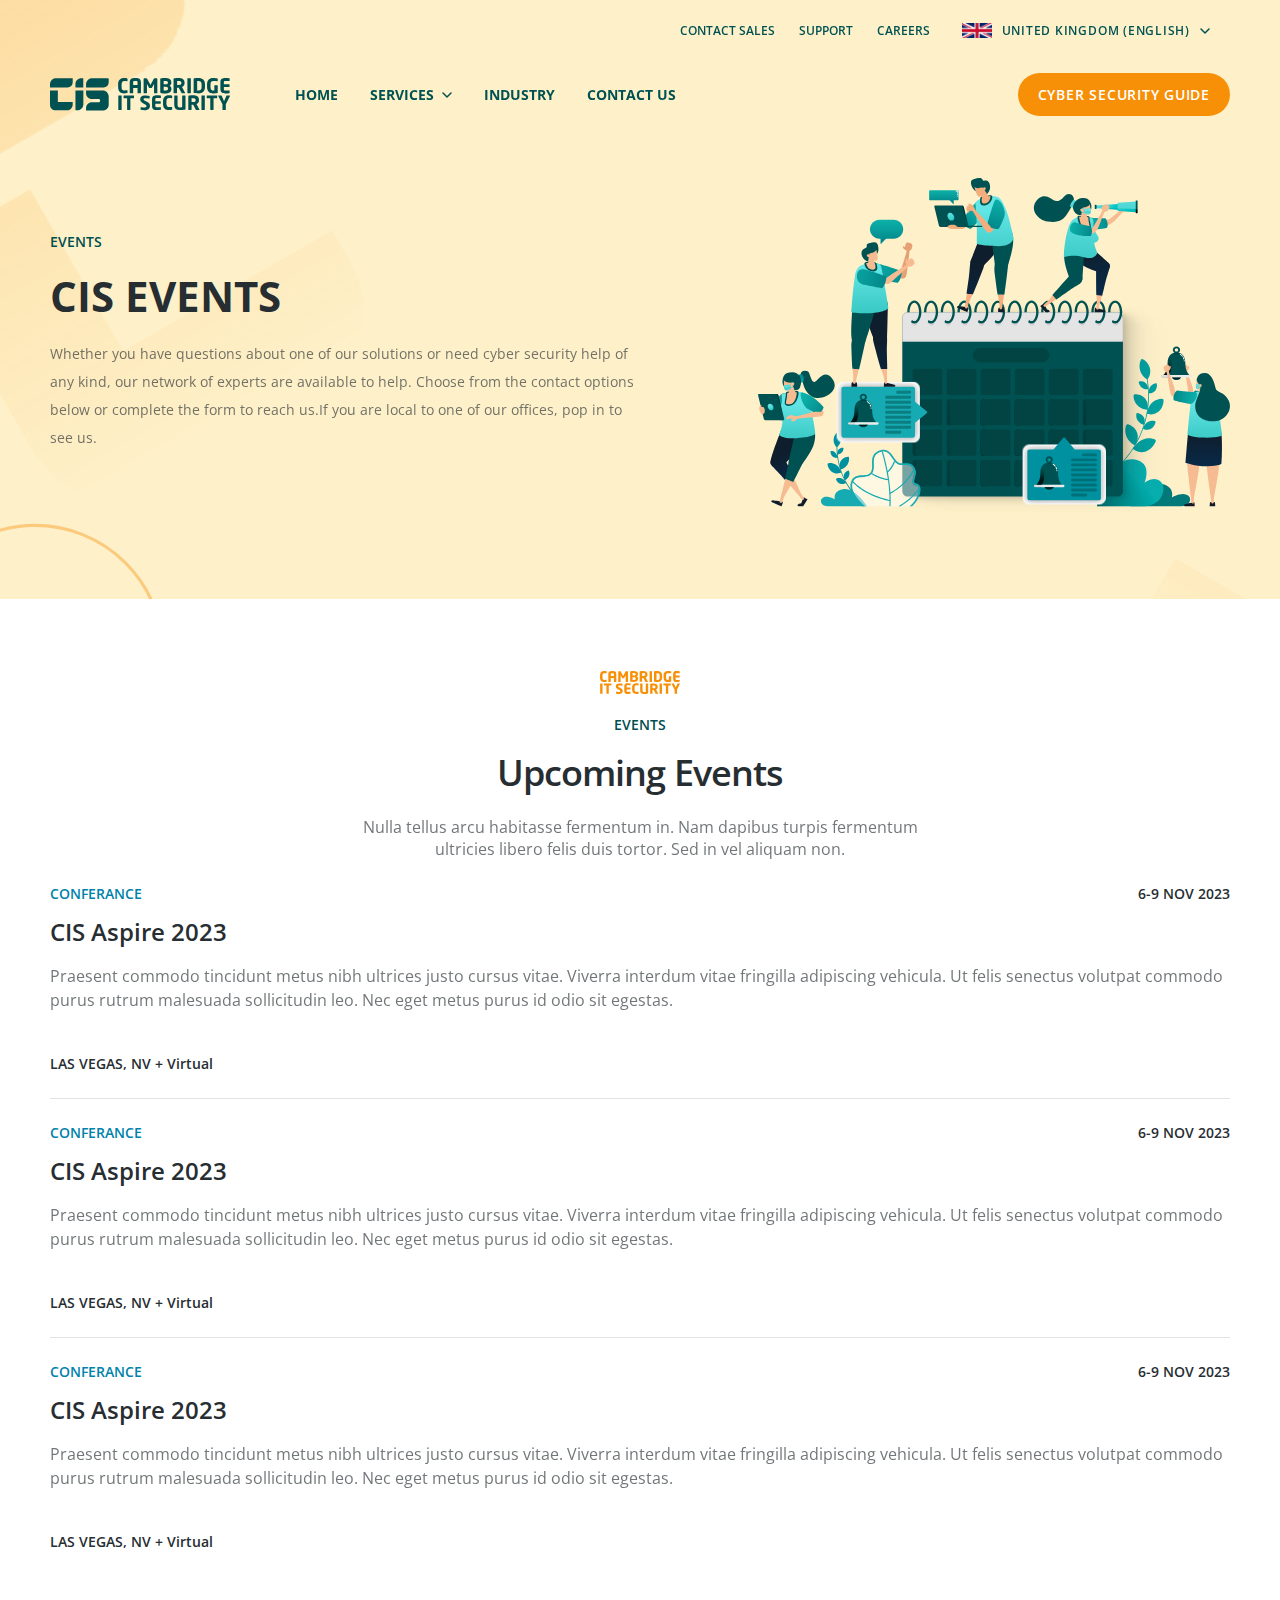
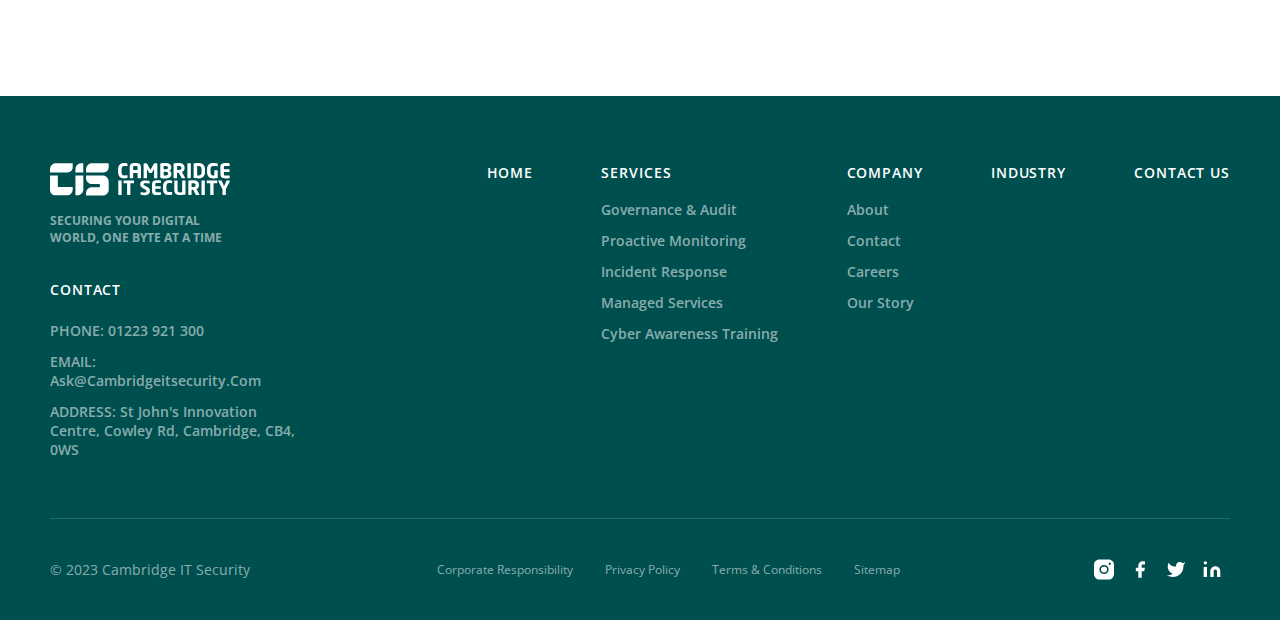
<file: assets/pages/events.html>
<!DOCTYPE html>
<html lang="en">

<head>
    <meta charset="UTF-8">
    <meta http-equiv="X-UA-Compatible" content="IE=edge">
    <meta name="viewport" content="width=device-width, initial-scale=1.0">
    <title>Cambridge It Security</title>
    <link rel="stylesheet" href="../scss/main.css">
</head>

<body class="dark">
    <svg xmlns="http://www.w3.org/2000/svg" style="display: none;">

        <symbol id="arrow_bottom" viewBox="0 0 10 6" fill="none">
            <path d="M1 1L5 5L9 1" stroke="currentColor" stroke-width="1.5" stroke-linecap="round"
                stroke-linejoin="round" />
        </symbol>
        <symbol id="arrow_top" viewBox="0 0 21 20" fill="none">
            <path d="M15.2363 12.5L10.2363 7.5L5.23633 12.5" stroke="currentColor" stroke-width="1.66667"
                stroke-linecap="round" stroke-linejoin="round" />
        </symbol>
        <!-- 
            usage
            <svg width="12" height="19">
                <use xlink:href="#facebook"></use>
            </svg>
         -->
    </svg>
    <div class="top_header">
        <div class="container">
            <div class="wrapper">
                <div class="top_links">
                    <a href="">contact sales</a>
                    <a href="">support</a>
                    <a href="">careers</a>
                </div>
                <div class="select_language">
                    <div class="btn">
                        <div class="flag">
                            <img src="../images/flag-en.png" alt="">
                        </div>
                        <span>united kingdom (English)</span>
                        <div class="arrow">
                            <svg width="10" height="6">
                                <use xlink:href="#arrow_bottom"></use>
                            </svg>
                        </div>
                    </div>
                    <ul class="dropdown">
                        <li>
                            <a href="">united kingdom (English)</a>
                        </li>
                        <li>
                            <a href="">united kingdom (English)</a>
                        </li>
                        <li>
                            <a href="">united kingdom (English)</a>
                        </li>
                    </ul>
                </div>
            </div>
        </div>
    </div>
    <header class="site_header">
        <div class="container">
            <div class="wrapper">
                <div class="toggle">
                    <span class="bars">
                        <span class="bar"></span><span class="bar"></span><span class="bar"></span>
                    </span>
                </div>
                <a href="../../index.html" class="site_logo">
                    <img src="../images/logo-light.svg" alt="">
                </a>
                <ul class="navbar">
                    <li class="nav_item">
                        <a href="../../index.html" class="nav_link">home</a>
                    </li>
                    <li class="nav_item">
                        <a href="./contact-us.html" class="nav_link">services
                            <div class="arrow">
                                <svg width="10" height="6">
                                    <use xlink:href="#arrow_bottom"></use>
                                </svg>
                            </div>
                        </a>
                        <div class="mega_menu">
                            <div class="col">
                                <div class="menu">
                                    <h5>SERVICES BY NEED</h5>
                                    <ul class="menu_links">
                                        <li class="active">
                                            <a href="">
                                                <div class="icon">
                                                    <img src="../images/icon1.png" alt="">
                                                </div>Governance & Audit
                                            </a>
                                        </li>
                                        <li>
                                            <a href="">
                                                <div class="icon">
                                                    <img src="../images/icon2.png" alt="">
                                                </div>Proactive Monitoring
                                            </a>
                                        </li>
                                        <li>
                                            <a href="">
                                                <div class="icon">
                                                    <img src="../images/icon3.png" alt="">
                                                </div>ıncident Response
                                            </a>
                                        </li>
                                        <li>
                                            <a href="">
                                                <div class="icon">
                                                    <img src="../images/icon4.png" alt="">
                                                </div>managed services
                                            </a>
                                        </li>
                                        <li>
                                            <a href="">
                                                <div class="icon">
                                                    <img src="../images/icon5.png" alt="">
                                                </div>Cyber Awareness Training
                                            </a>
                                        </li>
                                    </ul>
                                </div>
                            </div>
                            <div class="col">
                                <div class="menu">
                                    <h5>servıce titles</h5>
                                    <ul class="menu_links">
                                        <li class="active">
                                            <a href="">Cyber Security Audits</a>
                                        </li>
                                        <li>
                                            <a href="">Cloud Security Audit</a>
                                        </li>
                                        <li>
                                            <a href="">Cyber Essential Certifications</a>
                                        </li>
                                        <li>
                                            <a href="">ISO 27001 Certification</a>
                                        </li>
                                    </ul>
                                </div>
                            </div>
                            <div class="col">
                                <div class="promo">
                                    <h3>At id dictum est quis</h3>
                                    <div class="image">
                                        <img src="../images/photo.png" alt="">
                                    </div>
                                    <div class="details">
                                        <h3>Effective Communication</h3>
                                        <p>Good communication is one of our key skills. We are good listeners and
                                            communicate complex ideas clearly and concisely.We are good listeners and
                                            communicate</p>
                                    </div>
                                </div>
                            </div>
                        </div>
                    </li>
                    <li class="nav_item">
                        <a href="./industry.html" class="nav_link">Industry</a>
                    </li>
                    <li class="nav_item">
                        <a href="./contact-us.html" class="nav_link">contact us</a>
                    </li>
                </ul>
                <a href="" class="btn orange orange guide_btn">cyber security guide</a>
            </div>
        </div>
    </header>
    <div class="mobile_menu">
        <div class="inner">
            <div class="top">
                <div class="toggle">
                    <span class="bars">
                        <span class="bar"></span><span class="bar"></span><span class="bar"></span>
                    </span>
                </div>
                <a href="" class="btn orange">cyber securıty guıde</a>
            </div>
            <div class="mega_menu">
                <div class="col">
                    <div class="menu">
                        <h5>SERVICES BY NEED</h5>
                        <ul class="main_menu menu_links">
                            <li class="active">
                                <a href="" class="opened">
                                    <div class="icon">
                                        <img src="../images/icon1.png" alt="">
                                    </div>Governance & Audit
                                </a>
                                <ul class="menu_links" style="display: block;">
                                    <li>
                                        <a href="">Cyber Security Audits</a>
                                    </li>
                                    <li>
                                        <a href="">Cloud Security Audit</a>
                                    </li>
                                    <li>
                                        <a href="">Cyber Essential Certifications</a>
                                    </li>
                                    <li>
                                        <a href="">ISO 27001 Certification</a>
                                    </li>
                                </ul>
                            </li>
                            <li>
                                <a href="">
                                    <div class="icon">
                                        <img src="../images/icon2.png" alt="">
                                    </div>Proactive Monitoring
                                </a>
                                <ul class="menu_links dropdown">
                                    <li>
                                        <a href="">Cyber Security Audits</a>
                                    </li>
                                    <li>
                                        <a href="">Cloud Security Audit</a>
                                    </li>
                                    <li>
                                        <a href="">Cyber Essential Certifications</a>
                                    </li>
                                    <li>
                                        <a href="">ISO 27001 Certification</a>
                                    </li>
                                </ul>
                            </li>
                            <li>
                                <a href="">
                                    <div class="icon">
                                        <img src="../images/icon3.png" alt="">
                                    </div>ıncident Response
                                </a>
                                <ul class="menu_links dropdown">
                                    <li>
                                        <a href="">Cyber Security Audits</a>
                                    </li>
                                    <li>
                                        <a href="">Cloud Security Audit</a>
                                    </li>
                                    <li>
                                        <a href="">Cyber Essential Certifications</a>
                                    </li>
                                    <li>
                                        <a href="">ISO 27001 Certification</a>
                                    </li>
                                </ul>
                            </li>
                            <li>
                                <a href="">
                                    <div class="icon">
                                        <img src="../images/icon4.png" alt="">
                                    </div>managed services
                                </a>
                                <ul class="menu_links dropdown">
                                    <li>
                                        <a href="">Cyber Security Audits</a>
                                    </li>
                                    <li>
                                        <a href="">Cloud Security Audit</a>
                                    </li>
                                    <li>
                                        <a href="">Cyber Essential Certifications</a>
                                    </li>
                                    <li>
                                        <a href="">ISO 27001 Certification</a>
                                    </li>
                                </ul>
                            </li>
                            <li>
                                <a href="">
                                    <div class="icon">
                                        <img src="../images/icon5.png" alt="">
                                    </div>Cyber Awareness Training
                                </a>
                                <ul class="menu_links dropdown">
                                    <li>
                                        <a href="">Cyber Security Audits</a>
                                    </li>
                                    <li>
                                        <a href="">Cloud Security Audit</a>
                                    </li>
                                    <li>
                                        <a href="">Cyber Essential Certifications</a>
                                    </li>
                                    <li>
                                        <a href="">ISO 27001 Certification</a>
                                    </li>
                                </ul>
                            </li>
                        </ul>
                    </div>
                </div>
            </div>
        </div>
    </div>
    <main>
        <section class="sub_page_hero events">
            <div class="container">
                <div class="wrapper">
                    <div class="col first">
                        <div class="content">
                            <h5>EVENTS</h5>
                            <h1>CIS EVENTS</h1>
                            <p>Whether you have questions about one of our solutions or need cyber security help of any
                                kind, our network of experts are available to help. Choose from the contact options
                                below or complete the form to reach us.If you are local to one of our offices, pop in to
                                see us.</p>
                        </div>
                    </div>
                    <div class="col last">
                        <div class="image">
                            <img src="../images/Illustration.svg" alt="">
                        </div>
                    </div>
                </div>
            </div>
        </section>
        <section class="upcoming_events">
            <div class="container">
                <div class="sec_title">
                    <div class="logo">
                        <img src="../images/logo-orange.svg" alt="">
                    </div>
                    <h5>EVENTS</h5>
                    <h1>Upcoming Events</h1>
                    <p>Nulla tellus arcu habitasse fermentum in. Nam dapibus turpis fermentum ultricies libero felis
                        duis tortor. Sed in vel aliquam non.</p>
                </div>
                <div class="events_list">
                    <div class="event_item">
                        <div class="top">
                            <h5>CONFERANCE</h5>
                            <span class="date">6-9 nOV 2023</span>
                        </div>
                        <h3 class="title">CIS Aspire 2023</h3>
                        <p>Praesent commodo tincidunt metus nibh ultrices justo cursus vitae. Viverra interdum vitae fringilla adipiscing vehicula. Ut felis senectus volutpat commodo purus rutrum malesuada sollicitudin leo. Nec eget metus purus id odio sit egestas.</p>
                        <span class="location">LAS VEGAS, NV + Virtual</span>
                    </div>
                    <div class="event_item">
                        <div class="top">
                            <h5>CONFERANCE</h5>
                            <span class="date">6-9 nOV 2023</span>
                        </div>
                        <h3 class="title">CIS Aspire 2023</h3>
                        <p>Praesent commodo tincidunt metus nibh ultrices justo cursus vitae. Viverra interdum vitae fringilla adipiscing vehicula. Ut felis senectus volutpat commodo purus rutrum malesuada sollicitudin leo. Nec eget metus purus id odio sit egestas.</p>
                        <span class="location">LAS VEGAS, NV + Virtual</span>
                    </div>
                    <div class="event_item">
                        <div class="top">
                            <h5>CONFERANCE</h5>
                            <span class="date">6-9 nOV 2023</span>
                        </div>
                        <h3 class="title">CIS Aspire 2023</h3>
                        <p>Praesent commodo tincidunt metus nibh ultrices justo cursus vitae. Viverra interdum vitae fringilla adipiscing vehicula. Ut felis senectus volutpat commodo purus rutrum malesuada sollicitudin leo. Nec eget metus purus id odio sit egestas.</p>
                        <span class="location">LAS VEGAS, NV + Virtual</span>
                    </div>
                </div>
            </div>
        </section>
    </main>
    <footer class="site_footer">
        <div class="foot_main">
            <div class="container">
                <div class="wrapper">
                    <div class="col first">
                        <div class="brand">
                            <img src="../images/logo-light.svg" alt="">
                            <p>Securing your digital <br> world, one byte at a time</p>
                        </div>
                        <div class="contactInfo">
                            <h5>cONTACT</h5>
                            <a href="">PHONE: 01223 921 300</a>
                            <a href="">EMAIL: ask@cambridgeitsecurity.com</a>
                            <p>ADDRESS: St John's innovation Centre, cowley rd, cambridge, cB4, 0WS</p>
                        </div>
                    </div>
                    <div class="col last">
                        <div class="menuItems">
                            <div class="menu">
                                <h5>home</h5>
                            </div>
                            <div class="menu">
                                <h5>servıces</h5>
                                <ul>
                                    <li>
                                        <a href="">Governance & Audit</a>
                                    </li>
                                    <li>
                                        <a href="">Proactive Monitoring</a>
                                    </li>
                                    <li>
                                        <a href="">Incident Response</a>
                                    </li>
                                    <li>
                                        <a href="">Managed Services</a>
                                    </li>
                                    <li>
                                        <a href="">Cyber Awareness Training</a>
                                    </li>
                                </ul>
                            </div>
                            <div class="menu">
                                <h5>Company</h5>
                                <ul>
                                    <li><a href="">About</a></li>
                                    <li><a href="">Contact</a></li>
                                    <li><a href="">Careers</a></li>
                                    <li><a href="">Our Story</a></li>
                                </ul>
                            </div>
                            <div class="menu">
                                <h5>Industry</h5>
                            </div>
                            <div class="menu">
                                <h5>contact us</h5>
                            </div>
                        </div>
                    </div>
                </div>
            </div>
        </div>
        <div class="foot_bottom">
            <div class="container">
                <div class="wrapper">
                    <div class="copyright">
                        <p>© 2023 cambridge ıT Security</p>
                    </div>
                    <ul class="bottomMenu">
                        <li>
                            <a href="">corporate Responsibility</a>
                        </li>
                        <li>
                            <a href="">privacy policy</a>
                        </li>
                        <li>
                            <a href="">terms & conditions</a>
                        </li>
                        <li>
                            <a href="">Sitemap</a>
                        </li>
                    </ul>
                    <div class="socialMedia">
                        <a href="">
                            <svg width="20" height="21" viewBox="0 0 20 21" fill="none"
                                xmlns="http://www.w3.org/2000/svg">
                                <path
                                    d="M14.6154 0.5H5.38461C3.957 0.501527 2.58828 1.06932 1.5788 2.0788C0.569324 3.08828 0.00152714 4.457 0 5.88461V15.1154C0.00152714 16.543 0.569324 17.9117 1.5788 18.9212C2.58828 19.9307 3.957 20.4985 5.38461 20.5H14.6154C16.043 20.4985 17.4117 19.9307 18.4212 18.9212C19.4307 17.9117 19.9985 16.543 20 15.1154V5.88461C19.9985 4.457 19.4307 3.08828 18.4212 2.0788C17.4117 1.06932 16.043 0.501527 14.6154 0.5ZM10 15.1154C9.08716 15.1154 8.19483 14.8447 7.43583 14.3376C6.67683 13.8304 6.08527 13.1096 5.73594 12.2662C5.38661 11.4229 5.29521 10.4949 5.4733 9.59958C5.65138 8.70429 6.09096 7.8819 6.73643 7.23643C7.3819 6.59096 8.20429 6.15138 9.09958 5.9733C9.99488 5.79521 10.9229 5.88661 11.7662 6.23594C12.6096 6.58527 13.3304 7.17683 13.8376 7.93583C14.3447 8.69483 14.6154 9.58716 14.6154 10.5C14.6141 11.7237 14.1274 12.8969 13.2622 13.7622C12.3969 14.6274 11.2237 15.1141 10 15.1154ZM15.7692 5.88461C15.541 5.88461 15.3179 5.81694 15.1282 5.69016C14.9384 5.56337 14.7905 5.38316 14.7032 5.17233C14.6159 4.96149 14.593 4.72949 14.6376 4.50566C14.6821 4.28184 14.792 4.07625 14.9533 3.91488C15.1147 3.75351 15.3203 3.64362 15.5441 3.59909C15.768 3.55457 15.9999 3.57742 16.2108 3.66475C16.4216 3.75209 16.6018 3.89998 16.7286 4.08973C16.8554 4.27948 16.9231 4.50256 16.9231 4.73077C16.9231 5.03679 16.8015 5.33027 16.5851 5.54666C16.3687 5.76305 16.0752 5.88461 15.7692 5.88461ZM13.0769 10.5C13.0769 11.1086 12.8965 11.7034 12.5584 12.2094C12.2203 12.7154 11.7397 13.1098 11.1775 13.3427C10.6153 13.5756 9.99659 13.6365 9.39972 13.5178C8.80286 13.3991 8.2546 13.106 7.82429 12.6757C7.39397 12.2454 7.10092 11.6971 6.9822 11.1003C6.86347 10.5034 6.92441 9.88475 7.15729 9.32251C7.39018 8.76028 7.78456 8.27973 8.29055 7.94163C8.79655 7.60354 9.39144 7.42308 10 7.42308C10.8161 7.42308 11.5987 7.74725 12.1757 8.32429C12.7527 8.90132 13.0769 9.68395 13.0769 10.5Z"
                                    fill="white" />
                            </svg>
                        </a>
                        <a href="">
                            <svg width="20" height="21" viewBox="0 0 20 21" fill="none"
                                xmlns="http://www.w3.org/2000/svg">
                                <path
                                    d="M15.0007 2.16699H12.5007C11.3956 2.16699 10.3358 2.60598 9.55437 3.38738C8.77297 4.16878 8.33398 5.22859 8.33398 6.33366V8.83366H5.83398V12.167H8.33398V18.8337H11.6673V12.167H14.1673L15.0007 8.83366H11.6673V6.33366C11.6673 6.11265 11.7551 5.90068 11.9114 5.7444C12.0677 5.58812 12.2796 5.50033 12.5007 5.50033H15.0007V2.16699Z"
                                    fill="white" />
                            </svg>
                        </a>
                        <a href="">
                            <svg width="20" height="21" viewBox="0 0 20 21" fill="none"
                                xmlns="http://www.w3.org/2000/svg">
                                <path
                                    d="M16.5506 4.27459C17.4857 3.99302 18.3693 3.56249 19.1673 2.99959C18.8847 4.16018 18.2845 5.21917 17.434 6.05792C17.4776 6.28592 17.4999 6.51747 17.5006 6.74959C17.5006 16.3329 8.33398 20.4996 0.833984 16.3329C2.90662 16.4154 4.95109 15.8312 6.66732 14.6663C1.38577 12.3189 1.47654 7.90527 1.99235 5.4996C2.209 4.48913 2.50065 3.83292 2.50065 3.83292C2.91163 4.41813 3.39014 4.94929 3.92453 5.41634C4.48489 5.90608 5.10669 6.32533 5.77649 6.66246C7.08505 7.3211 8.53618 7.6459 10.0007 7.60792V6.77459C9.9904 6.00987 10.2153 5.26045 10.6448 4.62769C11.0744 3.99493 11.6879 3.50935 12.4024 3.23664C13.1169 2.96392 13.8979 2.91722 14.6398 3.10286C15.3818 3.2885 16.0488 3.69752 16.5506 4.27459Z"
                                    fill="white" />
                            </svg>
                        </a>
                        <a href="">
                            <svg width="20" height="21" viewBox="0 0 20 21" fill="none"
                                xmlns="http://www.w3.org/2000/svg">
                                <path
                                    d="M16.8682 8.63146C15.9305 7.69378 14.6588 7.16699 13.3327 7.16699C12.0066 7.16699 10.7348 7.69378 9.79715 8.63146C8.85947 9.56914 8.33268 10.8409 8.33268 12.167V18.0003H11.666V12.167C11.666 11.725 11.8416 11.301 12.1542 10.9885C12.4667 10.6759 12.8907 10.5003 13.3327 10.5003C13.7747 10.5003 14.1986 10.6759 14.5112 10.9885C14.8238 11.301 14.9993 11.725 14.9993 12.167V18.0003H18.3327V12.167C18.3327 10.8409 17.8059 9.56914 16.8682 8.63146Z"
                                    fill="white" />
                                <path d="M4.99935 8.00033H1.66602V18.0003H4.99935V8.00033Z" fill="white" />
                                <path
                                    d="M3.33268 5.50033C4.25316 5.50033 4.99935 4.75413 4.99935 3.83366C4.99935 2.91318 4.25316 2.16699 3.33268 2.16699C2.41221 2.16699 1.66602 2.91318 1.66602 3.83366C1.66602 4.75413 2.41221 5.50033 3.33268 5.50033Z"
                                    fill="white" />
                            </svg>
                        </a>
                    </div>
                </div>
            </div>
        </div>
    </footer>
    <script src="../js/swiper-bundle.min.js"></script>
    <script src="https://cdnjs.cloudflare.com/ajax/libs/jquery/3.7.1/jquery.min.js"></script>
    <script src="../js/app.js"></script>
</body>

</html>
</file>
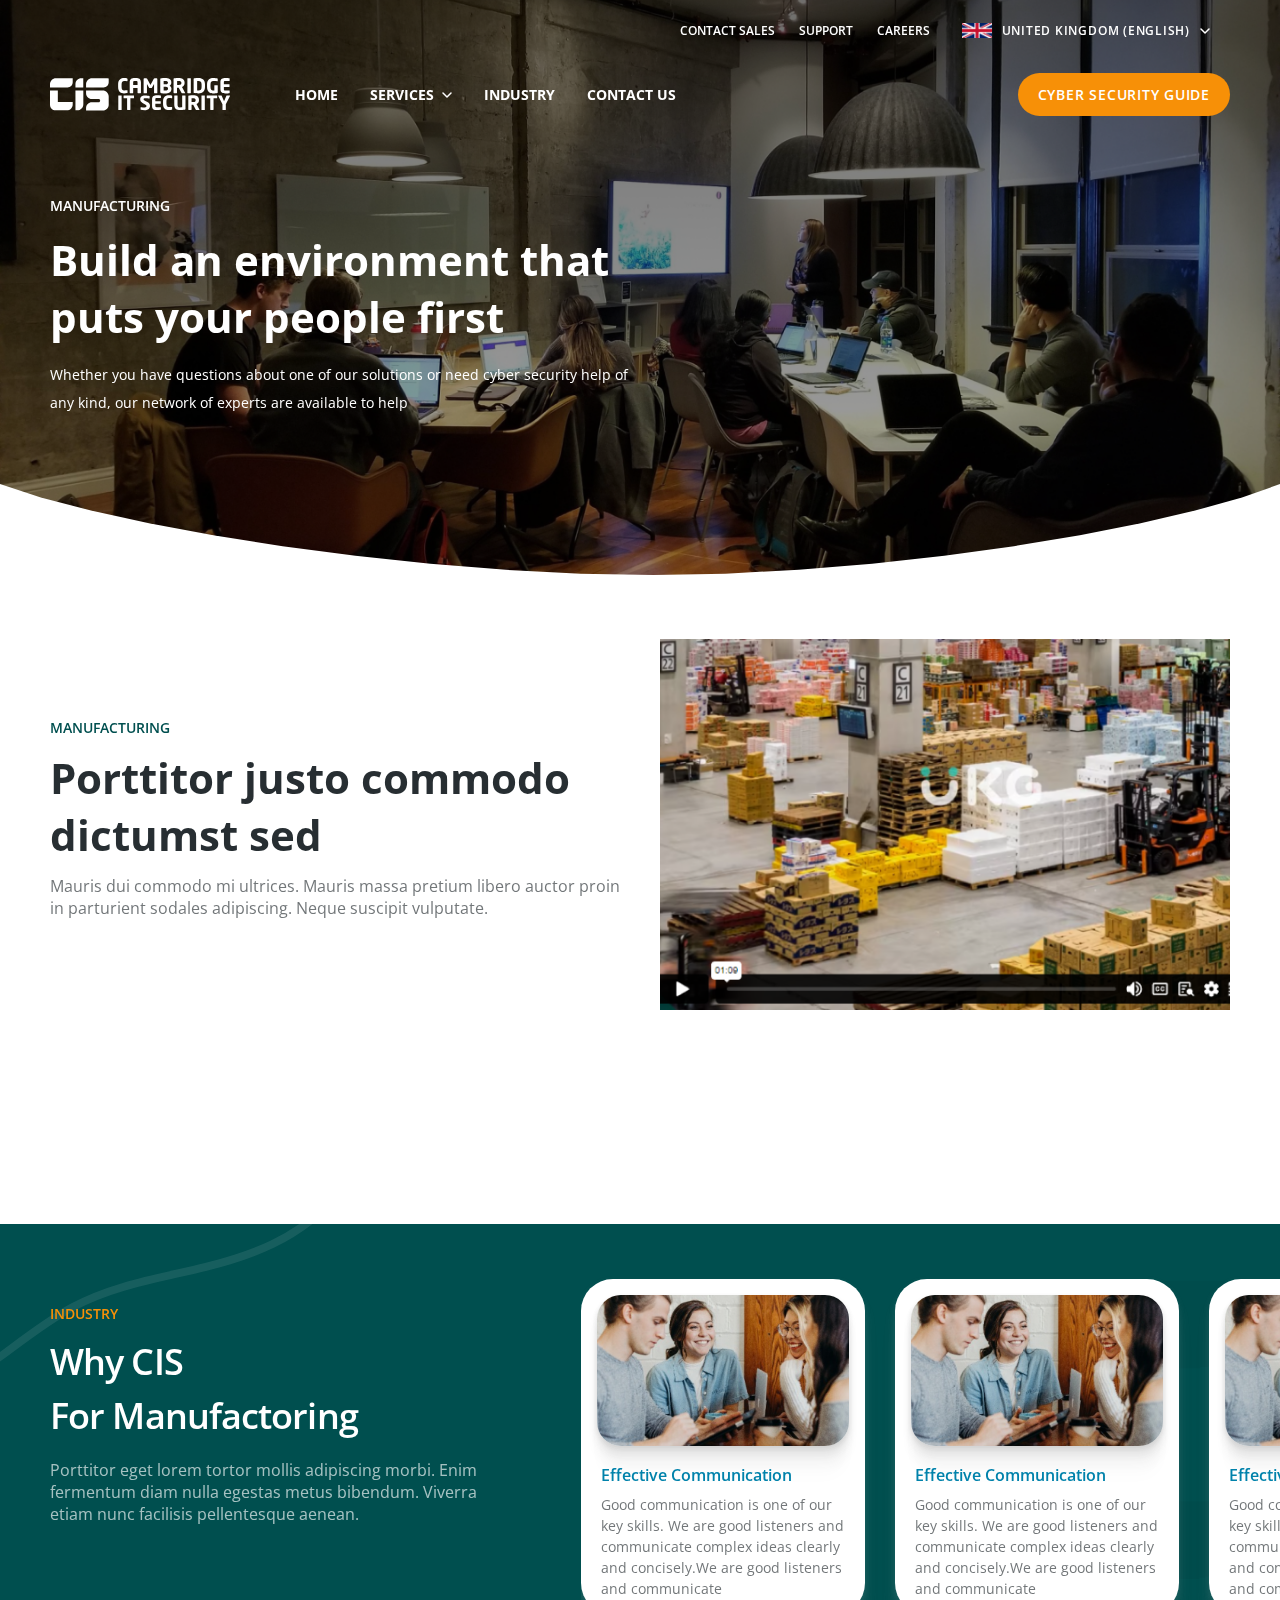
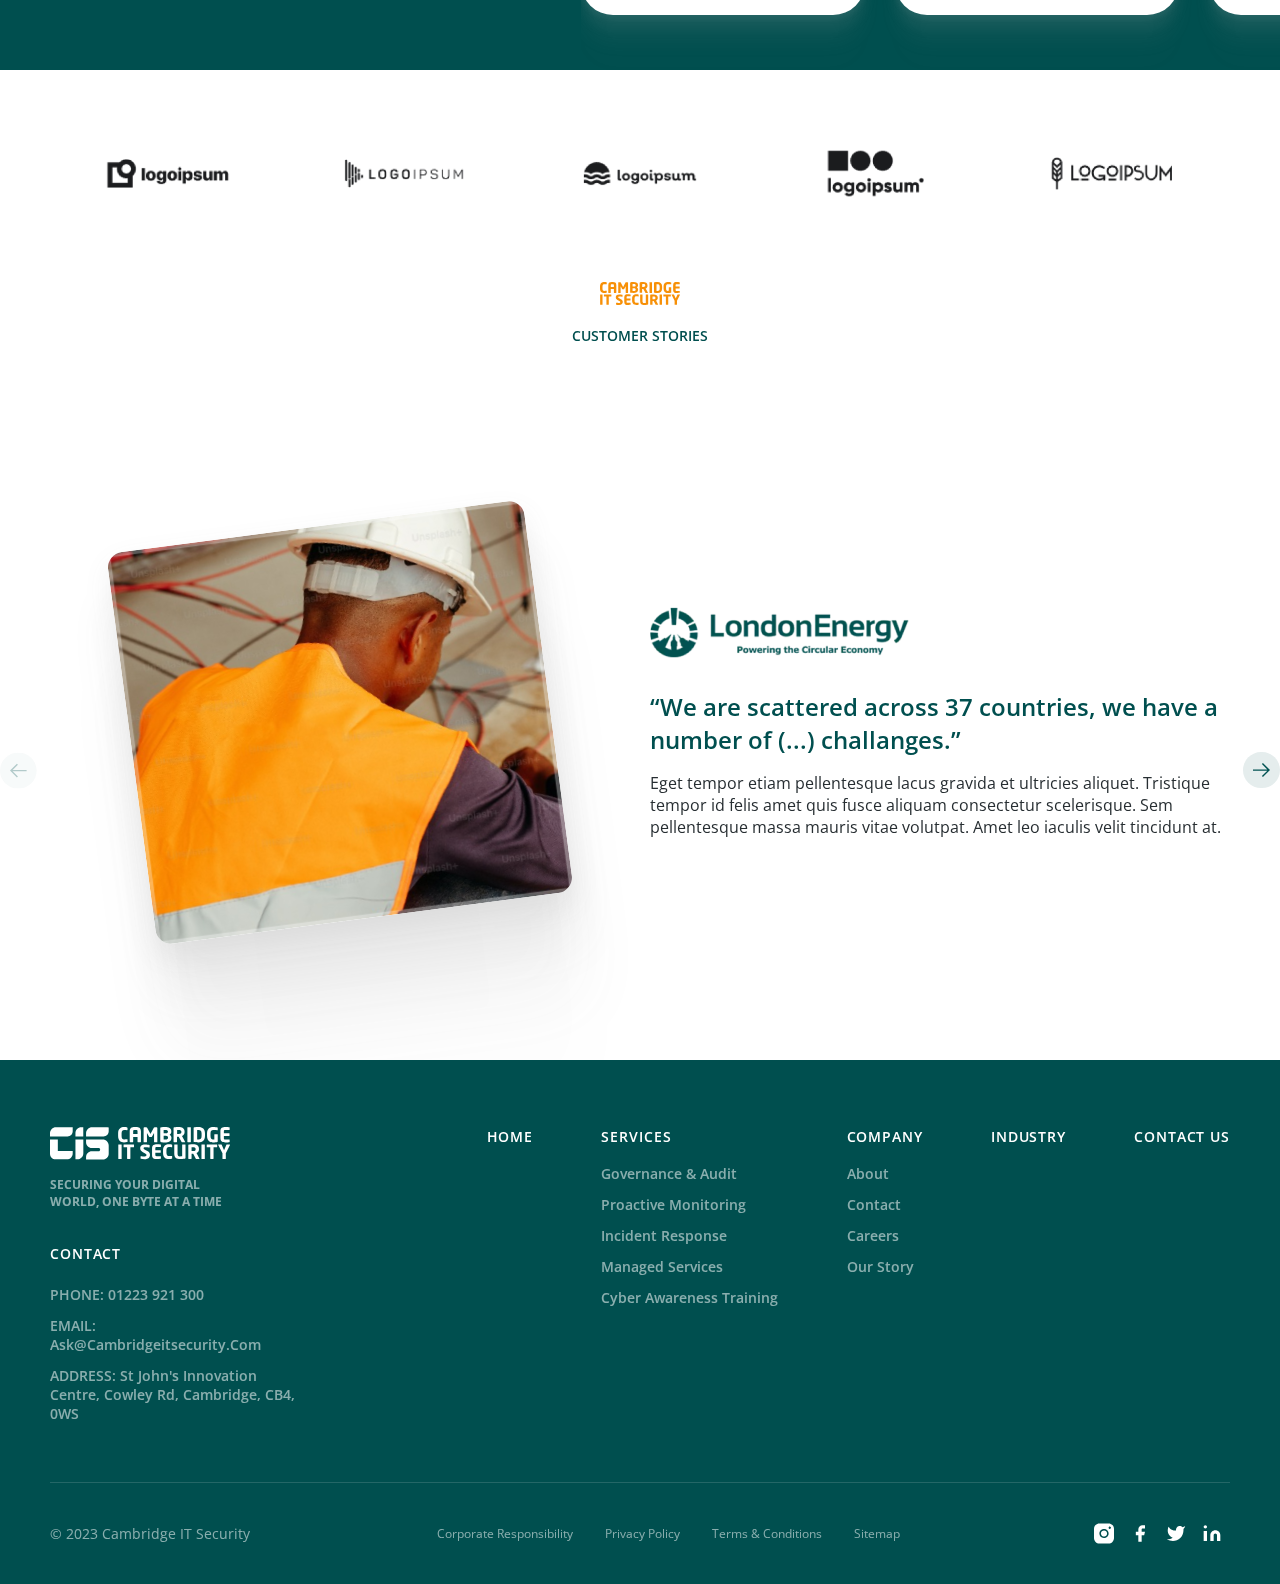
<file: assets/pages/industry.html>
<!DOCTYPE html>
<html lang="en">

<head>
    <meta charset="UTF-8">
    <meta http-equiv="X-UA-Compatible" content="IE=edge">
    <meta name="viewport" content="width=device-width, initial-scale=1.0">
    <title>Cambridge It Security</title>
    <link rel="stylesheet" href="../scss/main.css">
</head>

<body class="light">
    <svg xmlns="http://www.w3.org/2000/svg" style="display: none;">

        <symbol id="arrow_bottom" viewBox="0 0 10 6" fill="none">
            <path d="M1 1L5 5L9 1" stroke="currentColor" stroke-width="1.5" stroke-linecap="round"
                stroke-linejoin="round" />
        </symbol>
        <symbol id="arrow_top" viewBox="0 0 21 20" fill="none">
            <path d="M15.2363 12.5L10.2363 7.5L5.23633 12.5" stroke="currentColor" stroke-width="1.66667"
                stroke-linecap="round" stroke-linejoin="round" />
        </symbol>
        <!-- 
            usage
            <svg width="12" height="19">
                <use xlink:href="#facebook"></use>
            </svg>
         -->
    </svg>
    <div class="top_header">
        <div class="container">
            <div class="wrapper">
                <div class="top_links">
                    <a href="">contact sales</a>
                    <a href="">support</a>
                    <a href="">careers</a>
                </div>
                <div class="select_language">
                    <div class="btn">
                        <div class="flag">
                            <img src="../images/flag-en.png" alt="">
                        </div>
                        <span>united kingdom (English)</span>
                        <div class="arrow">
                            <svg width="10" height="6">
                                <use xlink:href="#arrow_bottom"></use>
                            </svg>
                        </div>
                    </div>
                    <ul class="dropdown">
                        <li>
                            <a href="">united kingdom (English)</a>
                        </li>
                        <li>
                            <a href="">united kingdom (English)</a>
                        </li>
                        <li>
                            <a href="">united kingdom (English)</a>
                        </li>
                    </ul>
                </div>
            </div>
        </div>
    </div>
    <header class="site_header">
        <div class="container">
            <div class="wrapper">
                <div class="toggle">
                    <span class="bars">
                        <span class="bar"></span><span class="bar"></span><span class="bar"></span>
                    </span>
                </div>
                <a href="../../index.html" class="site_logo">
                    <img src="../images/logo-light.svg" alt="">
                </a>
                <ul class="navbar">
                    <li class="nav_item">
                        <a href="../../index.html" class="nav_link">home</a>
                    </li>
                    <li class="nav_item">
                        <a href="./contact-us.html" class="nav_link">services
                            <div class="arrow">
                                <svg width="10" height="6">
                                    <use xlink:href="#arrow_bottom"></use>
                                </svg>
                            </div>
                        </a>
                        <div class="mega_menu">
                            <div class="col">
                                <div class="menu">
                                    <h5>SERVICES BY NEED</h5>
                                    <ul class="menu_links">
                                        <li class="active">
                                            <a href="">
                                                <div class="icon">
                                                    <img src="../images/icon1.png" alt="">
                                                </div>Governance & Audit
                                            </a>
                                        </li>
                                        <li>
                                            <a href="">
                                                <div class="icon">
                                                    <img src="../images/icon2.png" alt="">
                                                </div>Proactive Monitoring
                                            </a>
                                        </li>
                                        <li>
                                            <a href="">
                                                <div class="icon">
                                                    <img src="../images/icon3.png" alt="">
                                                </div>ıncident Response
                                            </a>
                                        </li>
                                        <li>
                                            <a href="">
                                                <div class="icon">
                                                    <img src="../images/icon4.png" alt="">
                                                </div>managed services
                                            </a>
                                        </li>
                                        <li>
                                            <a href="">
                                                <div class="icon">
                                                    <img src="../images/icon5.png" alt="">
                                                </div>Cyber Awareness Training
                                            </a>
                                        </li>
                                    </ul>
                                </div>
                            </div>
                            <div class="col">
                                <div class="menu">
                                    <h5>servıce titles</h5>
                                    <ul class="menu_links">
                                        <li class="active">
                                            <a href="">Cyber Security Audits</a>
                                        </li>
                                        <li>
                                            <a href="">Cloud Security Audit</a>
                                        </li>
                                        <li>
                                            <a href="">Cyber Essential Certifications</a>
                                        </li>
                                        <li>
                                            <a href="">ISO 27001 Certification</a>
                                        </li>
                                    </ul>
                                </div>
                            </div>
                            <div class="col">
                                <div class="promo">
                                    <h3>At id dictum est quis</h3>
                                    <div class="image">
                                        <img src="../images/photo.png" alt="">
                                    </div>
                                    <div class="details">
                                        <h3>Effective Communication</h3>
                                        <p>Good communication is one of our key skills. We are good listeners and
                                            communicate complex ideas clearly and concisely.We are good listeners and
                                            communicate</p>
                                    </div>
                                </div>
                            </div>
                        </div>
                    </li>
                    <li class="nav_item">
                        <a href="./industry.html" class="nav_link">Industry</a>
                    </li>
                    <li class="nav_item">
                        <a href="./contact-us.html" class="nav_link">contact us</a>
                    </li>
                </ul>
                <a href="" class="btn orange orange guide_btn">cyber security guide</a>
            </div>
        </div>
    </header>
    <div class="mobile_menu">
        <div class="inner">
            <div class="top">
                <div class="toggle">
                    <span class="bars">
                        <span class="bar"></span><span class="bar"></span><span class="bar"></span>
                    </span>
                </div>
                <a href="" class="btn orange">cyber securıty guıde</a>
            </div>
            <div class="mega_menu">
                <div class="col">
                    <div class="menu">
                        <h5>SERVICES BY NEED</h5>
                        <ul class="main_menu menu_links">
                            <li class="active">
                                <a href="" class="opened">
                                    <div class="icon">
                                        <img src="../images/icon1.png" alt="">
                                    </div>Governance & Audit
                                </a>
                                <ul class="menu_links" style="display: block;">
                                    <li>
                                        <a href="">Cyber Security Audits</a>
                                    </li>
                                    <li>
                                        <a href="">Cloud Security Audit</a>
                                    </li>
                                    <li>
                                        <a href="">Cyber Essential Certifications</a>
                                    </li>
                                    <li>
                                        <a href="">ISO 27001 Certification</a>
                                    </li>
                                </ul>
                            </li>
                            <li>
                                <a href="">
                                    <div class="icon">
                                        <img src="../images/icon2.png" alt="">
                                    </div>Proactive Monitoring
                                </a>
                                <ul class="menu_links dropdown">
                                    <li>
                                        <a href="">Cyber Security Audits</a>
                                    </li>
                                    <li>
                                        <a href="">Cloud Security Audit</a>
                                    </li>
                                    <li>
                                        <a href="">Cyber Essential Certifications</a>
                                    </li>
                                    <li>
                                        <a href="">ISO 27001 Certification</a>
                                    </li>
                                </ul>
                            </li>
                            <li>
                                <a href="">
                                    <div class="icon">
                                        <img src="../images/icon3.png" alt="">
                                    </div>ıncident Response
                                </a>
                                <ul class="menu_links dropdown">
                                    <li>
                                        <a href="">Cyber Security Audits</a>
                                    </li>
                                    <li>
                                        <a href="">Cloud Security Audit</a>
                                    </li>
                                    <li>
                                        <a href="">Cyber Essential Certifications</a>
                                    </li>
                                    <li>
                                        <a href="">ISO 27001 Certification</a>
                                    </li>
                                </ul>
                            </li>
                            <li>
                                <a href="">
                                    <div class="icon">
                                        <img src="../images/icon4.png" alt="">
                                    </div>managed services
                                </a>
                                <ul class="menu_links dropdown">
                                    <li>
                                        <a href="">Cyber Security Audits</a>
                                    </li>
                                    <li>
                                        <a href="">Cloud Security Audit</a>
                                    </li>
                                    <li>
                                        <a href="">Cyber Essential Certifications</a>
                                    </li>
                                    <li>
                                        <a href="">ISO 27001 Certification</a>
                                    </li>
                                </ul>
                            </li>
                            <li>
                                <a href="">
                                    <div class="icon">
                                        <img src="../images/icon5.png" alt="">
                                    </div>Cyber Awareness Training
                                </a>
                                <ul class="menu_links dropdown">
                                    <li>
                                        <a href="">Cyber Security Audits</a>
                                    </li>
                                    <li>
                                        <a href="">Cloud Security Audit</a>
                                    </li>
                                    <li>
                                        <a href="">Cyber Essential Certifications</a>
                                    </li>
                                    <li>
                                        <a href="">ISO 27001 Certification</a>
                                    </li>
                                </ul>
                            </li>
                        </ul>
                    </div>
                </div>
            </div>
        </div>
    </div>
    <main>
        <section class="sub_page_hero industry">
            <div class="container">
                <div class="wrapper">
                    <div class="col first">
                        <div class="content">
                            <h5>manufacturıng</h5>
                            <h1>Build an environment that puts your people first</h1>
                            <p>Whether you have questions about one of our solutions or need cyber security help of any
                                kind, our network of experts are available to help</p>
                        </div>
                    </div>
                </div>
            </div>
            <div class="bg_img">
                <img src="../images/image2.png" />
            </div>
        </section>
        <section class="manufacturing">
            <div class="container">
                <div class="wrapper">
                    <div class="col">
                        <div class="content">
                            <h5>MANUFACTURING</h5>
                            <h1>Porttitor justo commodo dictumst sed</h1>
                            <p>Mauris dui commodo mi ultrices. Mauris massa pretium libero auctor proin in parturient
                                sodales adipiscing. Neque suscipit vulputate.
                            </p>
                        </div>
                    </div>
                    <div class="col">
                        <div class="image">
                            <img src="../images/image3.png" alt="">
                        </div>
                    </div>
                </div>
            </div>
        </section>
        <section class="workWithUs why_cis">
            <div class="container">
                <div class="wrapper">
                    <div class="col col_4">
                        <div class="sec_title">
                            <h5>industry</h5>
                            <h1>Why CIS <br>
                                For Manufactoring</h1>
                            <p>Porttitor eget lorem tortor mollis adipiscing morbi. Enim fermentum diam nulla egestas
                                metus bibendum. Viverra etiam nunc facilisis pellentesque aenean.</p>
                        </div>
                    </div>
                    <div class="col col_6">
                        <div class="slider items_list">
                            <div class="swiper-wrapper">
                                <div class="swiper-slide">
                                    <div class="item">
                                        <div class="image">
                                            <img src="../images/photo.png" alt="">
                                        </div>
                                        <div class="details">
                                            <h3>Effective Communication</h3>
                                            <p>Good communication is one of our key skills. We are good listeners and
                                                communicate
                                                complex ideas clearly and concisely.We are good listeners and
                                                communicate</p>
                                        </div>
                                    </div>
                                </div>
                                <div class="swiper-slide">
                                    <div class="item">
                                        <div class="image">
                                            <img src="../images/photo.png" alt="">
                                        </div>
                                        <div class="details">
                                            <h3>Effective Communication</h3>
                                            <p>Good communication is one of our key skills. We are good listeners and
                                                communicate
                                                complex ideas clearly and concisely.We are good listeners and
                                                communicate</p>
                                        </div>
                                    </div>
                                </div>
                                <div class="swiper-slide">
                                    <div class="item">
                                        <div class="image">
                                            <img src="../images/photo.png" alt="">
                                        </div>
                                        <div class="details">
                                            <h3>Effective Communication</h3>
                                            <p>Good communication is one of our key skills. We are good listeners and
                                                communicate
                                                complex ideas clearly and concisely.We are good listeners and
                                                communicate</p>
                                        </div>
                                    </div>
                                </div>
                                <div class="swiper-slide">
                                    <div class="item">
                                        <div class="image">
                                            <img src="../images/photo.png" alt="">
                                        </div>
                                        <div class="details">
                                            <h3>Effective Communication</h3>
                                            <p>Good communication is one of our key skills. We are good listeners and
                                                communicate
                                                complex ideas clearly and concisely.We are good listeners and
                                                communicate</p>
                                        </div>
                                    </div>
                                </div>
                                <div class="swiper-slide">
                                    <div class="item">
                                        <div class="image">
                                            <img src="../images/photo.png" alt="">
                                        </div>
                                        <div class="details">
                                            <h3>Effective Communication</h3>
                                            <p>Good communication is one of our key skills. We are good listeners and
                                                communicate
                                                complex ideas clearly and concisely.We are good listeners and
                                                communicate</p>
                                        </div>
                                    </div>
                                </div>
                            </div>
                        </div>
                    </div>
                </div>
            </div>
        </section>
        <section class="brands">
            <div class="container">
                <div class="wrapper">
                    <div class="brand_item">
                        <img src="../images/brand.png" alt="">
                    </div>
                    <div class="brand_item">
                        <img src="../images/brand-1.png" alt="">
                    </div>
                    <div class="brand_item">
                        <img src="../images/brand-2.png" alt="">
                    </div>
                    <div class="brand_item">
                        <img src="../images/brand-3.png" alt="">
                    </div>
                    <div class="brand_item">
                        <img src="../images/brand-4.png" alt="">
                    </div>
                </div>
            </div>
        </section>
        <section class="content_slider">
            <div class="container">
                <div class="sec_title">
                    <div class="logo">
                        <img src="../images/logo-orange.svg" alt="">
                    </div>
                    <h5>customer storıes</h5>
                </div>
                <div class="slider_wrap">
                    <div class="arrow prev_arrow">
                        <svg width="37" height="36" viewBox="0 0 37 36" fill="none" xmlns="http://www.w3.org/2000/svg">
                            <rect y="36.0073" width="35.8462" height="36.6154" rx="17.9231"
                                transform="rotate(-90 0 36.0073)" fill="#E5EDED" />
                            <path
                                d="M10 18.0842L16.9231 25.0073L17.8992 24.0312L12.6515 18.7766L26.6154 18.7766L26.6154 17.3919L12.6515 17.3919L17.8992 12.1373L16.9231 11.1612L10 18.0842Z"
                                fill="#005252" />
                        </svg>
                    </div>
                    <div class="arrow next_arrow">
                        <svg width="37" height="37" viewBox="0 0 37 37" fill="none" xmlns="http://www.w3.org/2000/svg">
                            <rect x="37" y="0.0844727" width="36" height="37" rx="18"
                                transform="rotate(90 37 0.0844727)" fill="#E5EDED" />
                            <path
                                d="M27 18.0845L19.9167 11.0845L18.9179 12.0715L24.2871 17.3845L10 17.3845L10 18.7845L24.2871 18.7845L18.9179 24.0975L19.9167 25.0845L27 18.0845Z"
                                fill="#005252" />
                        </svg>
                    </div>
                    <div class="slider">
                        <div class="swiper-wrapper">
                            <div class="swiper-slide">
                                <div class="wrapper">
                                    <div class="col_5">
                                        <div class="image">
                                            <img src="../images/image4.png" alt="">
                                        </div>
                                    </div>
                                    <div class="col_5">
                                        <div class="content">
                                            <div class="logo">
                                                <img src="../images/londonenergy-teal.png" alt="">
                                            </div>
                                            <h1>“We are scattered across 37 countries,
                                                we have a number of (...) challanges.”
                                            </h1>
                                            <p>Eget tempor etiam pellentesque lacus gravida et ultricies aliquet.
                                                Tristique
                                                tempor id
                                                felis amet quis fusce aliquam consectetur scelerisque. Sem pellentesque
                                                massa mauris
                                                vitae volutpat. Amet leo iaculis velit tincidunt at.
                                            </p>
                                        </div>
                                    </div>
                                </div>
                            </div>
                            <div class="swiper-slide">
                                <div class="wrapper">
                                    <div class="col_5">
                                        <div class="image">
                                            <img src="../images/image4.png" alt="">
                                        </div>
                                    </div>
                                    <div class="col_5">
                                        <div class="content">
                                            <div class="logo">
                                                <img src="../images/londonenergy-teal.png" alt="">
                                            </div>
                                            <h1>“We are scattered across 37 countries,
                                                we have a number of (...) challanges.”
                                            </h1>
                                            <p>Eget tempor etiam pellentesque lacus gravida et ultricies aliquet.
                                                Tristique
                                                tempor id
                                                felis amet quis fusce aliquam consectetur scelerisque. Sem pellentesque
                                                massa mauris
                                                vitae volutpat. Amet leo iaculis velit tincidunt at.
                                            </p>
                                        </div>
                                    </div>
                                </div>
                            </div>
                            <div class="swiper-slide">
                                <div class="wrapper">
                                    <div class="col_5">
                                        <div class="image">
                                            <img src="../images/image4.png" alt="">
                                        </div>
                                    </div>
                                    <div class="col_5">
                                        <div class="content">
                                            <div class="logo">
                                                <img src="../images/londonenergy-teal.png" alt="">
                                            </div>
                                            <h1>“We are scattered across 37 countries,
                                                we have a number of (...) challanges.”
                                            </h1>
                                            <p>Eget tempor etiam pellentesque lacus gravida et ultricies aliquet.
                                                Tristique
                                                tempor id
                                                felis amet quis fusce aliquam consectetur scelerisque. Sem pellentesque
                                                massa mauris
                                                vitae volutpat. Amet leo iaculis velit tincidunt at.
                                            </p>
                                        </div>
                                    </div>
                                </div>
                            </div>
                        </div>
                    </div>
                    <div class="swiper-pagination"></div>
                </div>
            </div>
        </section>
    </main>
    <footer class="site_footer">
        <div class="foot_main">
            <div class="container">
                <div class="wrapper">
                    <div class="col first">
                        <div class="brand">
                            <img src="../images/logo-light.svg" alt="">
                            <p>Securing your digital <br> world, one byte at a time</p>
                        </div>
                        <div class="contactInfo">
                            <h5>cONTACT</h5>
                            <a href="">PHONE: 01223 921 300</a>
                            <a href="">EMAIL: ask@cambridgeitsecurity.com</a>
                            <p>ADDRESS: St John's innovation Centre, cowley rd, cambridge, cB4, 0WS</p>
                        </div>
                    </div>
                    <div class="col last">
                        <div class="menuItems">
                            <div class="menu">
                                <h5>home</h5>
                            </div>
                            <div class="menu">
                                <h5>servıces</h5>
                                <ul>
                                    <li>
                                        <a href="">Governance & Audit</a>
                                    </li>
                                    <li>
                                        <a href="">Proactive Monitoring</a>
                                    </li>
                                    <li>
                                        <a href="">Incident Response</a>
                                    </li>
                                    <li>
                                        <a href="">Managed Services</a>
                                    </li>
                                    <li>
                                        <a href="">Cyber Awareness Training</a>
                                    </li>
                                </ul>
                            </div>
                            <div class="menu">
                                <h5>Company</h5>
                                <ul>
                                    <li><a href="">About</a></li>
                                    <li><a href="">Contact</a></li>
                                    <li><a href="">Careers</a></li>
                                    <li><a href="">Our Story</a></li>
                                </ul>
                            </div>
                            <div class="menu">
                                <h5>Industry</h5>
                            </div>
                            <div class="menu">
                                <h5>contact us</h5>
                            </div>
                        </div>
                    </div>
                </div>
            </div>
        </div>
        <div class="foot_bottom">
            <div class="container">
                <div class="wrapper">
                    <div class="copyright">
                        <p>© 2023 cambridge ıT Security</p>
                    </div>
                    <ul class="bottomMenu">
                        <li>
                            <a href="">corporate Responsibility</a>
                        </li>
                        <li>
                            <a href="">privacy policy</a>
                        </li>
                        <li>
                            <a href="">terms & conditions</a>
                        </li>
                        <li>
                            <a href="">Sitemap</a>
                        </li>
                    </ul>
                    <div class="socialMedia">
                        <a href="">
                            <svg width="20" height="21" viewBox="0 0 20 21" fill="none"
                                xmlns="http://www.w3.org/2000/svg">
                                <path
                                    d="M14.6154 0.5H5.38461C3.957 0.501527 2.58828 1.06932 1.5788 2.0788C0.569324 3.08828 0.00152714 4.457 0 5.88461V15.1154C0.00152714 16.543 0.569324 17.9117 1.5788 18.9212C2.58828 19.9307 3.957 20.4985 5.38461 20.5H14.6154C16.043 20.4985 17.4117 19.9307 18.4212 18.9212C19.4307 17.9117 19.9985 16.543 20 15.1154V5.88461C19.9985 4.457 19.4307 3.08828 18.4212 2.0788C17.4117 1.06932 16.043 0.501527 14.6154 0.5ZM10 15.1154C9.08716 15.1154 8.19483 14.8447 7.43583 14.3376C6.67683 13.8304 6.08527 13.1096 5.73594 12.2662C5.38661 11.4229 5.29521 10.4949 5.4733 9.59958C5.65138 8.70429 6.09096 7.8819 6.73643 7.23643C7.3819 6.59096 8.20429 6.15138 9.09958 5.9733C9.99488 5.79521 10.9229 5.88661 11.7662 6.23594C12.6096 6.58527 13.3304 7.17683 13.8376 7.93583C14.3447 8.69483 14.6154 9.58716 14.6154 10.5C14.6141 11.7237 14.1274 12.8969 13.2622 13.7622C12.3969 14.6274 11.2237 15.1141 10 15.1154ZM15.7692 5.88461C15.541 5.88461 15.3179 5.81694 15.1282 5.69016C14.9384 5.56337 14.7905 5.38316 14.7032 5.17233C14.6159 4.96149 14.593 4.72949 14.6376 4.50566C14.6821 4.28184 14.792 4.07625 14.9533 3.91488C15.1147 3.75351 15.3203 3.64362 15.5441 3.59909C15.768 3.55457 15.9999 3.57742 16.2108 3.66475C16.4216 3.75209 16.6018 3.89998 16.7286 4.08973C16.8554 4.27948 16.9231 4.50256 16.9231 4.73077C16.9231 5.03679 16.8015 5.33027 16.5851 5.54666C16.3687 5.76305 16.0752 5.88461 15.7692 5.88461ZM13.0769 10.5C13.0769 11.1086 12.8965 11.7034 12.5584 12.2094C12.2203 12.7154 11.7397 13.1098 11.1775 13.3427C10.6153 13.5756 9.99659 13.6365 9.39972 13.5178C8.80286 13.3991 8.2546 13.106 7.82429 12.6757C7.39397 12.2454 7.10092 11.6971 6.9822 11.1003C6.86347 10.5034 6.92441 9.88475 7.15729 9.32251C7.39018 8.76028 7.78456 8.27973 8.29055 7.94163C8.79655 7.60354 9.39144 7.42308 10 7.42308C10.8161 7.42308 11.5987 7.74725 12.1757 8.32429C12.7527 8.90132 13.0769 9.68395 13.0769 10.5Z"
                                    fill="white" />
                            </svg>
                        </a>
                        <a href="">
                            <svg width="20" height="21" viewBox="0 0 20 21" fill="none"
                                xmlns="http://www.w3.org/2000/svg">
                                <path
                                    d="M15.0007 2.16699H12.5007C11.3956 2.16699 10.3358 2.60598 9.55437 3.38738C8.77297 4.16878 8.33398 5.22859 8.33398 6.33366V8.83366H5.83398V12.167H8.33398V18.8337H11.6673V12.167H14.1673L15.0007 8.83366H11.6673V6.33366C11.6673 6.11265 11.7551 5.90068 11.9114 5.7444C12.0677 5.58812 12.2796 5.50033 12.5007 5.50033H15.0007V2.16699Z"
                                    fill="white" />
                            </svg>
                        </a>
                        <a href="">
                            <svg width="20" height="21" viewBox="0 0 20 21" fill="none"
                                xmlns="http://www.w3.org/2000/svg">
                                <path
                                    d="M16.5506 4.27459C17.4857 3.99302 18.3693 3.56249 19.1673 2.99959C18.8847 4.16018 18.2845 5.21917 17.434 6.05792C17.4776 6.28592 17.4999 6.51747 17.5006 6.74959C17.5006 16.3329 8.33398 20.4996 0.833984 16.3329C2.90662 16.4154 4.95109 15.8312 6.66732 14.6663C1.38577 12.3189 1.47654 7.90527 1.99235 5.4996C2.209 4.48913 2.50065 3.83292 2.50065 3.83292C2.91163 4.41813 3.39014 4.94929 3.92453 5.41634C4.48489 5.90608 5.10669 6.32533 5.77649 6.66246C7.08505 7.3211 8.53618 7.6459 10.0007 7.60792V6.77459C9.9904 6.00987 10.2153 5.26045 10.6448 4.62769C11.0744 3.99493 11.6879 3.50935 12.4024 3.23664C13.1169 2.96392 13.8979 2.91722 14.6398 3.10286C15.3818 3.2885 16.0488 3.69752 16.5506 4.27459Z"
                                    fill="white" />
                            </svg>
                        </a>
                        <a href="">
                            <svg width="20" height="21" viewBox="0 0 20 21" fill="none"
                                xmlns="http://www.w3.org/2000/svg">
                                <path
                                    d="M16.8682 8.63146C15.9305 7.69378 14.6588 7.16699 13.3327 7.16699C12.0066 7.16699 10.7348 7.69378 9.79715 8.63146C8.85947 9.56914 8.33268 10.8409 8.33268 12.167V18.0003H11.666V12.167C11.666 11.725 11.8416 11.301 12.1542 10.9885C12.4667 10.6759 12.8907 10.5003 13.3327 10.5003C13.7747 10.5003 14.1986 10.6759 14.5112 10.9885C14.8238 11.301 14.9993 11.725 14.9993 12.167V18.0003H18.3327V12.167C18.3327 10.8409 17.8059 9.56914 16.8682 8.63146Z"
                                    fill="white" />
                                <path d="M4.99935 8.00033H1.66602V18.0003H4.99935V8.00033Z" fill="white" />
                                <path
                                    d="M3.33268 5.50033C4.25316 5.50033 4.99935 4.75413 4.99935 3.83366C4.99935 2.91318 4.25316 2.16699 3.33268 2.16699C2.41221 2.16699 1.66602 2.91318 1.66602 3.83366C1.66602 4.75413 2.41221 5.50033 3.33268 5.50033Z"
                                    fill="white" />
                            </svg>
                        </a>
                    </div>
                </div>
            </div>
        </div>
    </footer>
    <script src="../js/swiper-bundle.min.js"></script>
    <script src="https://cdnjs.cloudflare.com/ajax/libs/jquery/3.7.1/jquery.min.js"></script>
    <script src="../js/app.js"></script>
</body>

</html>
</file>
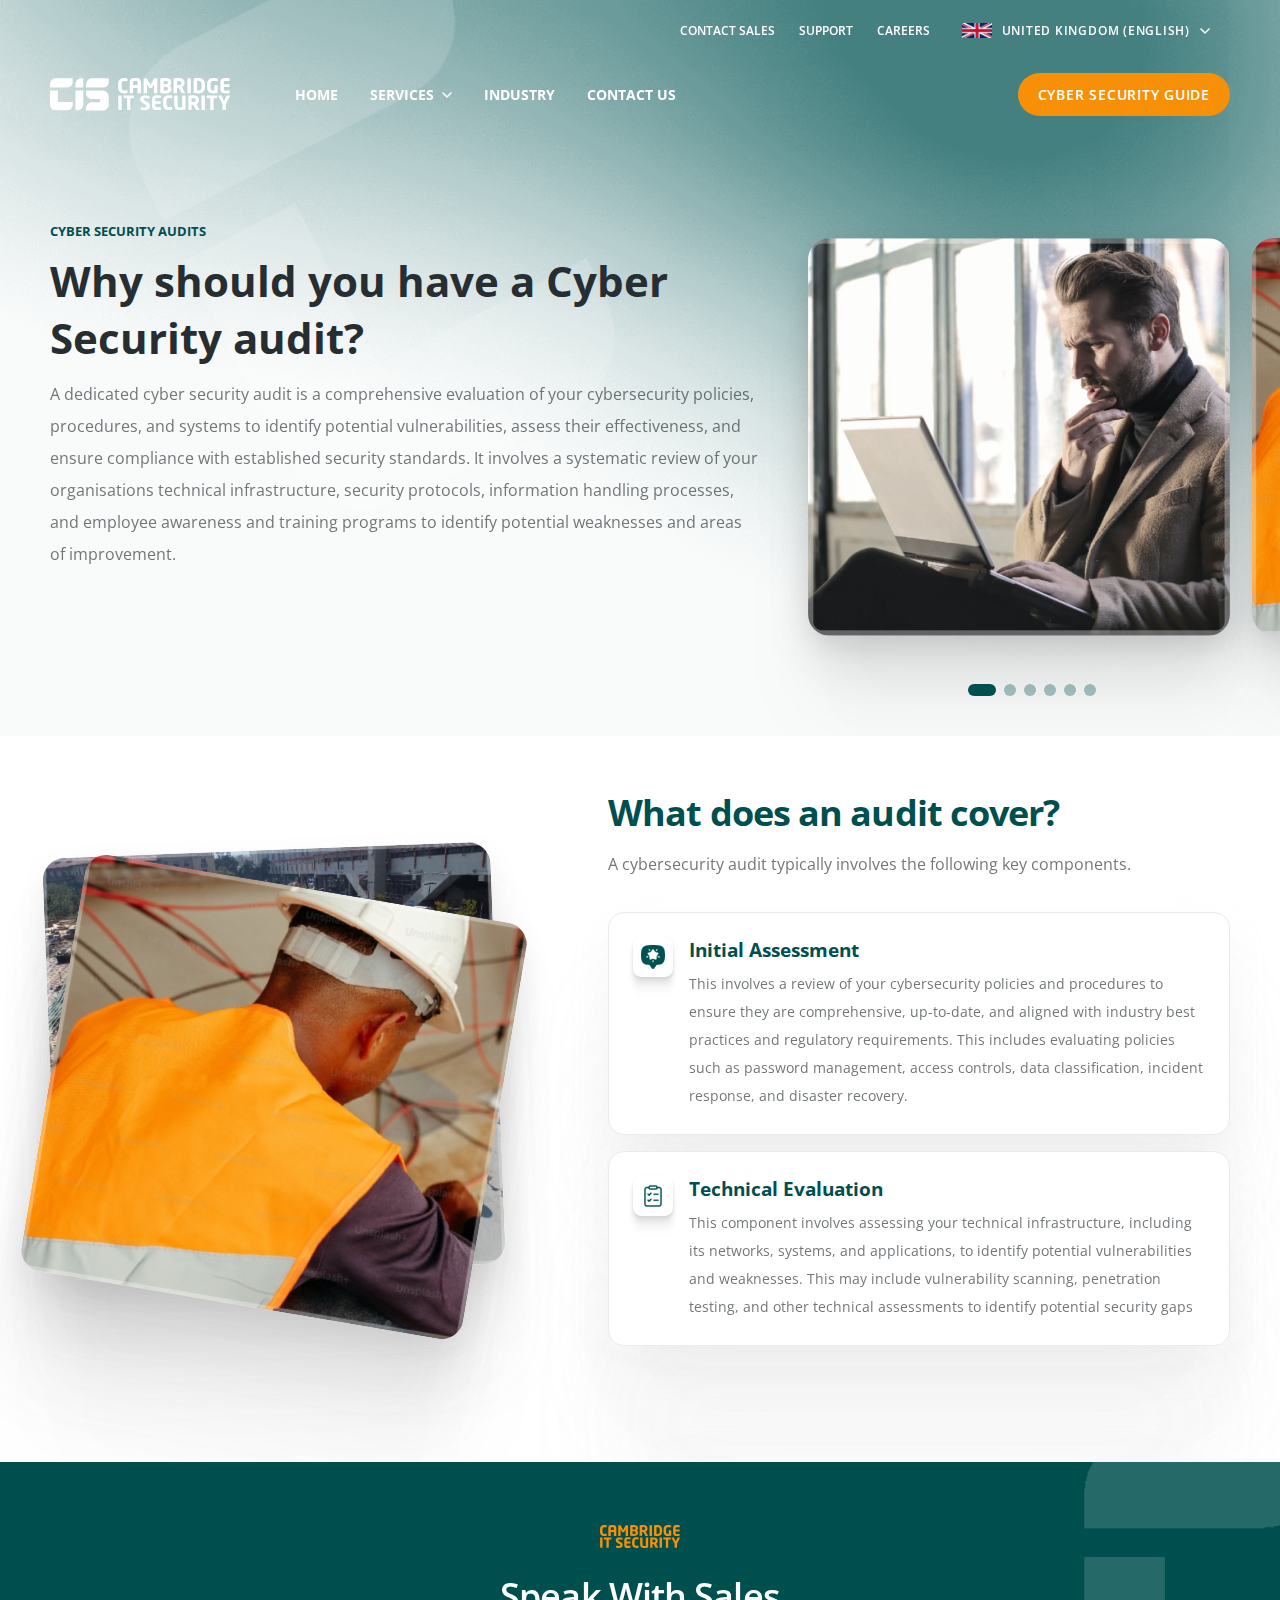
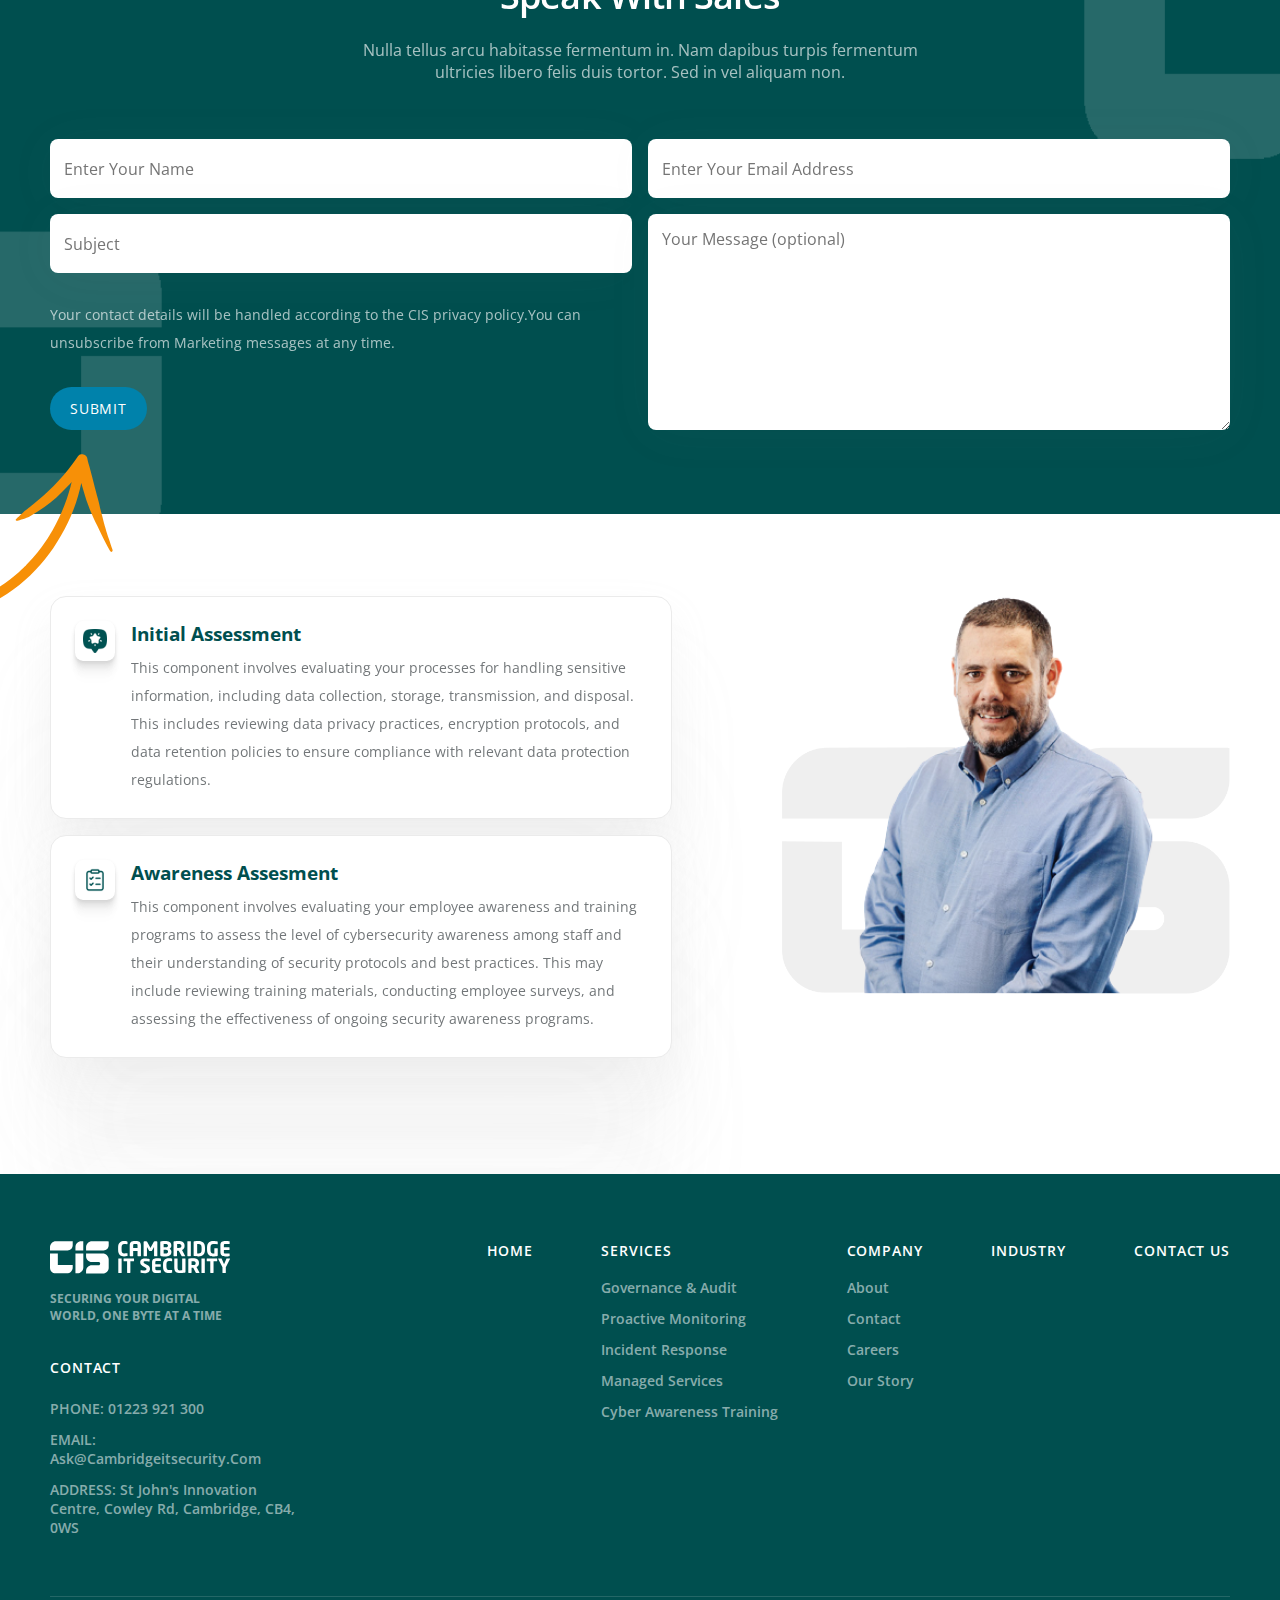
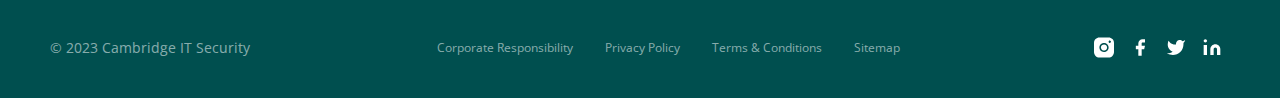
<file: assets/pages/service-details.html>
<!DOCTYPE html>
<html lang="en">

<head>
    <meta charset="UTF-8">
    <meta http-equiv="X-UA-Compatible" content="IE=edge">
    <meta name="viewport" content="width=device-width, initial-scale=1.0">
    <title>Cambridge It Security</title>
    <link rel="stylesheet" href="../scss/main.css">
</head>

<body class="light">
    <svg xmlns="http://www.w3.org/2000/svg" style="display: none;">

        <symbol id="arrow_bottom" viewBox="0 0 10 6" fill="none">
            <path d="M1 1L5 5L9 1" stroke="currentColor" stroke-width="1.5" stroke-linecap="round"
                stroke-linejoin="round" />
        </symbol>
        <symbol id="arrow_top" viewBox="0 0 21 20" fill="none">
            <path d="M15.2363 12.5L10.2363 7.5L5.23633 12.5" stroke="currentColor" stroke-width="1.66667"
                stroke-linecap="round" stroke-linejoin="round" />
        </symbol>
        <!-- 
            usage
            <svg width="12" height="19">
                <use xlink:href="#facebook"></use>
            </svg>
         -->
    </svg>
    <div class="top_header">
        <div class="container">
            <div class="wrapper">
                <div class="top_links">
                    <a href="">contact sales</a>
                    <a href="">support</a>
                    <a href="">careers</a>
                </div>
                <div class="select_language">
                    <div class="btn">
                        <div class="flag">
                            <img src="../images/flag-en.png" alt="">
                        </div>
                        <span>united kingdom (English)</span>
                        <div class="arrow">
                            <svg width="10" height="6">
                                <use xlink:href="#arrow_bottom"></use>
                            </svg>
                        </div>
                    </div>
                    <ul class="dropdown">
                        <li>
                            <a href="">united kingdom (English)</a>
                        </li>
                        <li>
                            <a href="">united kingdom (English)</a>
                        </li>
                        <li>
                            <a href="">united kingdom (English)</a>
                        </li>
                    </ul>
                </div>
            </div>
        </div>
    </div>
    <header class="site_header">
        <div class="container">
            <div class="wrapper">
                <div class="toggle">
                    <span class="bars">
                        <span class="bar"></span><span class="bar"></span><span class="bar"></span>
                    </span>
                </div>
                <a href="../../index.html" class="site_logo">
                    <img src="../images/logo-light.svg" alt="">
                </a>
                <ul class="navbar">
                    <li class="nav_item">
                        <a href="../../index.html" class="nav_link">home</a>
                    </li>
                    <li class="nav_item">
                        <a href="./contact-us.html" class="nav_link">services
                            <div class="arrow">
                                <svg width="10" height="6">
                                    <use xlink:href="#arrow_bottom"></use>
                                </svg>
                            </div>
                        </a>
                        <div class="mega_menu">
                            <div class="col">
                                <div class="menu">
                                    <h5>SERVICES BY NEED</h5>
                                    <ul class="menu_links">
                                        <li class="active">
                                            <a href="">
                                                <div class="icon">
                                                    <img src="../images/icon1.png" alt="">
                                                </div>Governance & Audit
                                            </a>
                                        </li>
                                        <li>
                                            <a href="">
                                                <div class="icon">
                                                    <img src="../images/icon2.png" alt="">
                                                </div>Proactive Monitoring
                                            </a>
                                        </li>
                                        <li>
                                            <a href="">
                                                <div class="icon">
                                                    <img src="../images/icon3.png" alt="">
                                                </div>ıncident Response
                                            </a>
                                        </li>
                                        <li>
                                            <a href="">
                                                <div class="icon">
                                                    <img src="../images/icon4.png" alt="">
                                                </div>managed services
                                            </a>
                                        </li>
                                        <li>
                                            <a href="">
                                                <div class="icon">
                                                    <img src="../images/icon5.png" alt="">
                                                </div>Cyber Awareness Training
                                            </a>
                                        </li>
                                    </ul>
                                </div>
                            </div>
                            <div class="col">
                                <div class="menu">
                                    <h5>servıce titles</h5>
                                    <ul class="menu_links">
                                        <li class="active">
                                            <a href="">Cyber Security Audits</a>
                                        </li>
                                        <li>
                                            <a href="">Cloud Security Audit</a>
                                        </li>
                                        <li>
                                            <a href="">Cyber Essential Certifications</a>
                                        </li>
                                        <li>
                                            <a href="">ISO 27001 Certification</a>
                                        </li>
                                    </ul>
                                </div>
                            </div>
                            <div class="col">
                                <div class="promo">
                                    <h3>At id dictum est quis</h3>
                                    <div class="image">
                                        <img src="../images/photo.png" alt="">
                                    </div>
                                    <div class="details">
                                        <h3>Effective Communication</h3>
                                        <p>Good communication is one of our key skills. We are good listeners and
                                            communicate complex ideas clearly and concisely.We are good listeners and
                                            communicate</p>
                                    </div>
                                </div>
                            </div>
                        </div>
                    </li>
                    <li class="nav_item">
                        <a href="./industry.html" class="nav_link">Industry</a>
                    </li>
                    <li class="nav_item">
                        <a href="./contact-us.html" class="nav_link">contact us</a>
                    </li>
                </ul>
                <a href="" class="btn orange orange guide_btn">cyber security guide</a>
            </div>
        </div>
    </header>
    <div class="mobile_menu">
        <div class="inner">
            <div class="top">
                <div class="toggle">
                    <span class="bars">
                        <span class="bar"></span><span class="bar"></span><span class="bar"></span>
                    </span>
                </div>
                <a href="" class="btn orange">cyber securıty guıde</a>
            </div>
            <div class="mega_menu">
                <div class="col">
                    <div class="menu">
                        <h5>SERVICES BY NEED</h5>
                        <ul class="main_menu menu_links">
                            <li class="active">
                                <a href="" class="opened">
                                    <div class="icon">
                                        <img src="../images/icon1.png" alt="">
                                    </div>Governance & Audit
                                </a>
                                <ul class="menu_links" style="display: block;">
                                    <li>
                                        <a href="">Cyber Security Audits</a>
                                    </li>
                                    <li>
                                        <a href="">Cloud Security Audit</a>
                                    </li>
                                    <li>
                                        <a href="">Cyber Essential Certifications</a>
                                    </li>
                                    <li>
                                        <a href="">ISO 27001 Certification</a>
                                    </li>
                                </ul>
                            </li>
                            <li>
                                <a href="">
                                    <div class="icon">
                                        <img src="../images/icon2.png" alt="">
                                    </div>Proactive Monitoring
                                </a>
                                <ul class="menu_links dropdown">
                                    <li>
                                        <a href="">Cyber Security Audits</a>
                                    </li>
                                    <li>
                                        <a href="">Cloud Security Audit</a>
                                    </li>
                                    <li>
                                        <a href="">Cyber Essential Certifications</a>
                                    </li>
                                    <li>
                                        <a href="">ISO 27001 Certification</a>
                                    </li>
                                </ul>
                            </li>
                            <li>
                                <a href="">
                                    <div class="icon">
                                        <img src="../images/icon3.png" alt="">
                                    </div>ıncident Response
                                </a>
                                <ul class="menu_links dropdown">
                                    <li>
                                        <a href="">Cyber Security Audits</a>
                                    </li>
                                    <li>
                                        <a href="">Cloud Security Audit</a>
                                    </li>
                                    <li>
                                        <a href="">Cyber Essential Certifications</a>
                                    </li>
                                    <li>
                                        <a href="">ISO 27001 Certification</a>
                                    </li>
                                </ul>
                            </li>
                            <li>
                                <a href="">
                                    <div class="icon">
                                        <img src="../images/icon4.png" alt="">
                                    </div>managed services
                                </a>
                                <ul class="menu_links dropdown">
                                    <li>
                                        <a href="">Cyber Security Audits</a>
                                    </li>
                                    <li>
                                        <a href="">Cloud Security Audit</a>
                                    </li>
                                    <li>
                                        <a href="">Cyber Essential Certifications</a>
                                    </li>
                                    <li>
                                        <a href="">ISO 27001 Certification</a>
                                    </li>
                                </ul>
                            </li>
                            <li>
                                <a href="">
                                    <div class="icon">
                                        <img src="../images/icon5.png" alt="">
                                    </div>Cyber Awareness Training
                                </a>
                                <ul class="menu_links dropdown">
                                    <li>
                                        <a href="">Cyber Security Audits</a>
                                    </li>
                                    <li>
                                        <a href="">Cloud Security Audit</a>
                                    </li>
                                    <li>
                                        <a href="">Cyber Essential Certifications</a>
                                    </li>
                                    <li>
                                        <a href="">ISO 27001 Certification</a>
                                    </li>
                                </ul>
                            </li>
                        </ul>
                    </div>
                </div>
            </div>
        </div>
    </div>
    <main>
        <section class="service_details">
            <div class="hero">
                <div class="container">
                    <div class="wrapper">
                        <div class="col col_6">
                            <div class="content">
                                <h5>cyber securıty audıts</h5>
                                <h1>Why should you have a
                                    Cyber Security audit?
                                </h1>
                                <p>A dedicated cyber security audit is a comprehensive evaluation of your cybersecurity
                                    policies, procedures, and systems to identify potential vulnerabilities, assess
                                    their effectiveness, and ensure compliance with established security standards. It
                                    involves a systematic review of your organisations technical infrastructure,
                                    security protocols, information handling processes, and employee awareness and
                                    training programs to identify potential weaknesses and areas of improvement.</p>
                            </div>
                        </div>
                        <div class="col col_4">
                            <div class="image_slider">
                                <div class="swiper-wrapper">
                                    <div class="swiper-slide">
                                        <div class="image">
                                            <img src="../images/image.png" alt="">
                                        </div>
                                    </div>
                                    <div class="swiper-slide">
                                        <div class="image">
                                            <img src="../images/image4.png" alt="">
                                        </div>
                                    </div>
                                    <div class="swiper-slide">
                                        <div class="image">
                                            <img src="../images/image.png" alt="">
                                        </div>
                                    </div>
                                    <div class="swiper-slide">
                                        <div class="image">
                                            <img src="../images/image4.png" alt="">
                                        </div>
                                    </div>
                                    <div class="swiper-slide">
                                        <div class="image">
                                            <img src="../images/image.png" alt="">
                                        </div>
                                    </div>
                                    <div class="swiper-slide">
                                        <div class="image">
                                            <img src="../images/image4.png" alt="">
                                        </div>
                                    </div>
                                </div>
                                <div class="swiper-pagination"></div>
                            </div>
                        </div>
                    </div>
                </div>
            </div>
            <div class="intro">
                <div class="container">
                    <div class="wrapper">
                        <div class="col col_4">
                            <div class="image">
                                <div class="img img1">
                                    <img src="../images/image5.png" alt="">
                                </div>
                                <div class="img img2">
                                    <img src="../images/image4.png" alt="">
                                </div>
                            </div>
                        </div>
                        <div class="col col_6">
                            <div class="content">
                                <div class="sec_title">
                                    <h1>What does an audit cover?</h1>
                                    <p>A cybersecurity audit typically involves the following key components.</p>
                                </div>
                                <div class="items_list">
                                    <div class="item">
                                        <div class="icon">
                                            <img src="../images/check.svg" alt="">
                                        </div>
                                        <div>
                                            <h3>Initial Assessment</h3>
                                            <p>This involves a review of your cybersecurity policies and procedures to
                                                ensure they are comprehensive, up-to-date, and aligned with industry
                                                best
                                                practices and regulatory requirements. This includes evaluating policies
                                                such as password management, access controls, data classification,
                                                incident
                                                response, and disaster recovery.</p>
                                        </div>
                                    </div>
                                    <div class="item">
                                        <div class="icon">
                                            <img src="../images/edit1.svg" alt="">
                                        </div>
                                        <div>
                                            <h3>Technical Evaluation</h3>
                                            <p>This component involves assessing your technical infrastructure,
                                                including
                                                its networks, systems, and applications, to identify potential
                                                vulnerabilities and weaknesses. This may include vulnerability scanning,
                                                penetration testing, and other technical assessments to identify
                                                potential
                                                security gaps</p>
                                        </div>
                                    </div>
                                </div>
                            </div>
                        </div>
                    </div>
                </div>
            </div>
        </section>

        <section class="speak_with_sales">
            <div class="bg_shapes"></div>
            <div class="container">
                <div class="sec_title">
                    <div class="logo">
                        <img src="../images/logo-orange.svg" alt="">
                    </div>
                    <h1>Speak With Sales</h1>
                    <p>Nulla tellus arcu habitasse fermentum in. Nam dapibus turpis fermentum ultricies libero felis
                        duis tortor. Sed in vel aliquam non.</p>
                </div>
                <form action="">
                    <div class="form_wrap">
                        <div class="form_element w_5">
                            <input type="text" placeholder="Enter Your Name">
                        </div>
                        <div class="form_element w_5">
                            <input type="text" placeholder="Enter Your Email Address">
                        </div>
                        <div class="form_element w_5">
                            <input type="text" placeholder="Subject">
                        </div>
                        <div class="form_element w_5">
                            <textarea name="" id="" placeholder="Your Message (optional)"></textarea>
                        </div>
                        <div class="form_element w_5 last">
                            <p>Your contact details will be handled according to the CIS privacy policy.You can
                                unsubscribe from Marketing messages at any time.</p>
                            <div class="button">
                                <button type="button" class="btn blue">Submit</button>
                            </div>
                        </div>
                    </div>
                </form>
            </div>
        </section>
        <section class="service_details">
            <div class="intro">
                <div class="container">
                    <div class="wrapper">
                        <div class="col col_6">
                            <div class="content">
                                <div class="items_list">
                                    <div class="item">
                                        <div class="icon">
                                            <img src="../images/check.svg" alt="">
                                        </div>
                                        <div>
                                            <h3>Initial Assessment</h3>
                                            <p>This component involves evaluating your processes for handling sensitive information, including data collection, storage, transmission, and disposal. This includes reviewing data privacy practices, encryption protocols, and data retention policies to ensure compliance with relevant data protection regulations.</p>
                                        </div>
                                    </div>
                                    <div class="item">
                                        <div class="icon">
                                            <img src="../images/edit1.svg" alt="">
                                        </div>
                                        <div>
                                            <h3>Awareness Assesment</h3>
                                            <p>This component involves evaluating your employee awareness and training programs to assess the level of cybersecurity awareness among staff and their understanding of security protocols and best practices. This may include reviewing training materials, conducting employee surveys, and assessing the effectiveness of ongoing security awareness programs.</p>
                                        </div>
                                    </div>
                                </div>
                            </div>
                        </div>
                        <div class="col col_4">
                            <div class="image">
                                <img src="../images/image6.png" alt="" style="box-shadow: unset;">
                            </div>
                        </div>
                    </div>
                </div>
            </div>
        </section>
    </main>
    <footer class="site_footer">
        <div class="foot_main">
            <div class="container">
                <div class="wrapper">
                    <div class="col first">
                        <div class="brand">
                            <img src="../images/logo-light.svg" alt="">
                            <p>Securing your digital <br> world, one byte at a time</p>
                        </div>
                        <div class="contactInfo">
                            <h5>cONTACT</h5>
                            <a href="">PHONE: 01223 921 300</a>
                            <a href="">EMAIL: ask@cambridgeitsecurity.com</a>
                            <p>ADDRESS: St John's innovation Centre, cowley rd, cambridge, cB4, 0WS</p>
                        </div>
                    </div>
                    <div class="col last">
                        <div class="menuItems">
                            <div class="menu">
                                <h5>home</h5>
                            </div>
                            <div class="menu">
                                <h5>servıces</h5>
                                <ul>
                                    <li>
                                        <a href="">Governance & Audit</a>
                                    </li>
                                    <li>
                                        <a href="">Proactive Monitoring</a>
                                    </li>
                                    <li>
                                        <a href="">Incident Response</a>
                                    </li>
                                    <li>
                                        <a href="">Managed Services</a>
                                    </li>
                                    <li>
                                        <a href="">Cyber Awareness Training</a>
                                    </li>
                                </ul>
                            </div>
                            <div class="menu">
                                <h5>Company</h5>
                                <ul>
                                    <li><a href="">About</a></li>
                                    <li><a href="">Contact</a></li>
                                    <li><a href="">Careers</a></li>
                                    <li><a href="">Our Story</a></li>
                                </ul>
                            </div>
                            <div class="menu">
                                <h5>Industry</h5>
                            </div>
                            <div class="menu">
                                <h5>contact us</h5>
                            </div>
                        </div>
                    </div>
                </div>
            </div>
        </div>
        <div class="foot_bottom">
            <div class="container">
                <div class="wrapper">
                    <div class="copyright">
                        <p>© 2023 cambridge ıT Security</p>
                    </div>
                    <ul class="bottomMenu">
                        <li>
                            <a href="">corporate Responsibility</a>
                        </li>
                        <li>
                            <a href="">privacy policy</a>
                        </li>
                        <li>
                            <a href="">terms & conditions</a>
                        </li>
                        <li>
                            <a href="">Sitemap</a>
                        </li>
                    </ul>
                    <div class="socialMedia">
                        <a href="">
                            <svg width="20" height="21" viewBox="0 0 20 21" fill="none"
                                xmlns="http://www.w3.org/2000/svg">
                                <path
                                    d="M14.6154 0.5H5.38461C3.957 0.501527 2.58828 1.06932 1.5788 2.0788C0.569324 3.08828 0.00152714 4.457 0 5.88461V15.1154C0.00152714 16.543 0.569324 17.9117 1.5788 18.9212C2.58828 19.9307 3.957 20.4985 5.38461 20.5H14.6154C16.043 20.4985 17.4117 19.9307 18.4212 18.9212C19.4307 17.9117 19.9985 16.543 20 15.1154V5.88461C19.9985 4.457 19.4307 3.08828 18.4212 2.0788C17.4117 1.06932 16.043 0.501527 14.6154 0.5ZM10 15.1154C9.08716 15.1154 8.19483 14.8447 7.43583 14.3376C6.67683 13.8304 6.08527 13.1096 5.73594 12.2662C5.38661 11.4229 5.29521 10.4949 5.4733 9.59958C5.65138 8.70429 6.09096 7.8819 6.73643 7.23643C7.3819 6.59096 8.20429 6.15138 9.09958 5.9733C9.99488 5.79521 10.9229 5.88661 11.7662 6.23594C12.6096 6.58527 13.3304 7.17683 13.8376 7.93583C14.3447 8.69483 14.6154 9.58716 14.6154 10.5C14.6141 11.7237 14.1274 12.8969 13.2622 13.7622C12.3969 14.6274 11.2237 15.1141 10 15.1154ZM15.7692 5.88461C15.541 5.88461 15.3179 5.81694 15.1282 5.69016C14.9384 5.56337 14.7905 5.38316 14.7032 5.17233C14.6159 4.96149 14.593 4.72949 14.6376 4.50566C14.6821 4.28184 14.792 4.07625 14.9533 3.91488C15.1147 3.75351 15.3203 3.64362 15.5441 3.59909C15.768 3.55457 15.9999 3.57742 16.2108 3.66475C16.4216 3.75209 16.6018 3.89998 16.7286 4.08973C16.8554 4.27948 16.9231 4.50256 16.9231 4.73077C16.9231 5.03679 16.8015 5.33027 16.5851 5.54666C16.3687 5.76305 16.0752 5.88461 15.7692 5.88461ZM13.0769 10.5C13.0769 11.1086 12.8965 11.7034 12.5584 12.2094C12.2203 12.7154 11.7397 13.1098 11.1775 13.3427C10.6153 13.5756 9.99659 13.6365 9.39972 13.5178C8.80286 13.3991 8.2546 13.106 7.82429 12.6757C7.39397 12.2454 7.10092 11.6971 6.9822 11.1003C6.86347 10.5034 6.92441 9.88475 7.15729 9.32251C7.39018 8.76028 7.78456 8.27973 8.29055 7.94163C8.79655 7.60354 9.39144 7.42308 10 7.42308C10.8161 7.42308 11.5987 7.74725 12.1757 8.32429C12.7527 8.90132 13.0769 9.68395 13.0769 10.5Z"
                                    fill="white" />
                            </svg>
                        </a>
                        <a href="">
                            <svg width="20" height="21" viewBox="0 0 20 21" fill="none"
                                xmlns="http://www.w3.org/2000/svg">
                                <path
                                    d="M15.0007 2.16699H12.5007C11.3956 2.16699 10.3358 2.60598 9.55437 3.38738C8.77297 4.16878 8.33398 5.22859 8.33398 6.33366V8.83366H5.83398V12.167H8.33398V18.8337H11.6673V12.167H14.1673L15.0007 8.83366H11.6673V6.33366C11.6673 6.11265 11.7551 5.90068 11.9114 5.7444C12.0677 5.58812 12.2796 5.50033 12.5007 5.50033H15.0007V2.16699Z"
                                    fill="white" />
                            </svg>
                        </a>
                        <a href="">
                            <svg width="20" height="21" viewBox="0 0 20 21" fill="none"
                                xmlns="http://www.w3.org/2000/svg">
                                <path
                                    d="M16.5506 4.27459C17.4857 3.99302 18.3693 3.56249 19.1673 2.99959C18.8847 4.16018 18.2845 5.21917 17.434 6.05792C17.4776 6.28592 17.4999 6.51747 17.5006 6.74959C17.5006 16.3329 8.33398 20.4996 0.833984 16.3329C2.90662 16.4154 4.95109 15.8312 6.66732 14.6663C1.38577 12.3189 1.47654 7.90527 1.99235 5.4996C2.209 4.48913 2.50065 3.83292 2.50065 3.83292C2.91163 4.41813 3.39014 4.94929 3.92453 5.41634C4.48489 5.90608 5.10669 6.32533 5.77649 6.66246C7.08505 7.3211 8.53618 7.6459 10.0007 7.60792V6.77459C9.9904 6.00987 10.2153 5.26045 10.6448 4.62769C11.0744 3.99493 11.6879 3.50935 12.4024 3.23664C13.1169 2.96392 13.8979 2.91722 14.6398 3.10286C15.3818 3.2885 16.0488 3.69752 16.5506 4.27459Z"
                                    fill="white" />
                            </svg>
                        </a>
                        <a href="">
                            <svg width="20" height="21" viewBox="0 0 20 21" fill="none"
                                xmlns="http://www.w3.org/2000/svg">
                                <path
                                    d="M16.8682 8.63146C15.9305 7.69378 14.6588 7.16699 13.3327 7.16699C12.0066 7.16699 10.7348 7.69378 9.79715 8.63146C8.85947 9.56914 8.33268 10.8409 8.33268 12.167V18.0003H11.666V12.167C11.666 11.725 11.8416 11.301 12.1542 10.9885C12.4667 10.6759 12.8907 10.5003 13.3327 10.5003C13.7747 10.5003 14.1986 10.6759 14.5112 10.9885C14.8238 11.301 14.9993 11.725 14.9993 12.167V18.0003H18.3327V12.167C18.3327 10.8409 17.8059 9.56914 16.8682 8.63146Z"
                                    fill="white" />
                                <path d="M4.99935 8.00033H1.66602V18.0003H4.99935V8.00033Z" fill="white" />
                                <path
                                    d="M3.33268 5.50033C4.25316 5.50033 4.99935 4.75413 4.99935 3.83366C4.99935 2.91318 4.25316 2.16699 3.33268 2.16699C2.41221 2.16699 1.66602 2.91318 1.66602 3.83366C1.66602 4.75413 2.41221 5.50033 3.33268 5.50033Z"
                                    fill="white" />
                            </svg>
                        </a>
                    </div>
                </div>
            </div>
        </div>
    </footer>
    <script src="../js/swiper-bundle.min.js"></script>
    <script src="https://cdnjs.cloudflare.com/ajax/libs/jquery/3.7.1/jquery.min.js"></script>
    <script src="../js/app.js"></script>
</body>

</html>
</file>
<file: assets/scss/main.css>
@import url("https://fonts.googleapis.com/css2?family=Open+Sans:ital,wght@0,300;0,400;0,500;0,600;0,700;1,300;1,400;1,500&display=swap");
*,
::after,
::before {
  box-sizing: border-box;
  text-decoration: none;
  margin: 0;
}

body {
  color: var(--base-color);
  font-family: "Open Sans", sans-serif;
}

body.overflow_hidden {
  overflow: hidden;
}

input,
select,
textarea,
button {
  font: inherit;
}

input:focus,
textarea:focus,
select:focus {
  outline: none;
}

ul {
  padding: 0;
  margin: 0;
}

li {
  list-style: none;
}

u {
  text-decoration: underline;
}

a {
  cursor: pointer;
  text-decoration: none;
  transition: 0.2s;
  color: currentColor;
}

button {
  cursor: pointer;
  transition: 0.2s;
  background-color: transparent;
  border: unset;
}

img {
  max-width: 100%;
  display: block;
}

.wrapper {
  display: flex;
  flex-wrap: wrap;
}

h1 {
  font-size: 36px;
  font-weight: 600;
}

.container {
  width: 100%;
  margin: 0 auto;
}

@media (max-width: 576px) {
  .container {
    max-width: 100%;
    padding: 0 16px;
  }
}
@media (min-width: 576px) {
  .container {
    max-width: 565px;
  }
}
@media (min-width: 769px) {
  .container {
    max-width: 730px;
  }
}
@media (min-width: 992px) {
  .container {
    max-width: 970px;
  }
}
@media (min-width: 1200px) {
  .container {
    max-width: 1180px;
  }
}
:root {
  --base-color: var(--grey-light);
  --grey-light: #272e32;
  --dark-black: #D6DFE3;
  --blue: #0082ab;
  --orange: #c75e00;
  --orange-light: #f79007;
  --green: #004F4F;
}

.btn {
  display: inline-flex;
  align-items: center;
  justify-content: center;
  padding: 12px 20px;
  font-size: 14px;
  font-weight: 400;
  letter-spacing: 0.77px;
  border-radius: 99px;
  text-transform: uppercase;
  color: white;
}
.btn.orange {
  background-color: var(--orange-light);
}
.btn.orange:hover {
  background-color: var(--orange);
}
.btn.blue {
  background-color: var(--blue);
}
.btn.blue:hover {
  background-color: #0b6f8d;
}

@font-face {
  font-family: swiper-icons;
  src: url("data:application/font-woff;charset=utf-8;base64, [base64]//wADZ2x5ZgAAAywAAADMAAAD2MHtryVoZWFkAAABbAAAADAAAAA2E2+eoWhoZWEAAAGcAAAAHwAAACQC9gDzaG10eAAAAigAAAAZAAAArgJkABFsb2NhAAAC0AAAAFoAAABaFQAUGG1heHAAAAG8AAAAHwAAACAAcABAbmFtZQAAA/gAAAE5AAACXvFdBwlwb3N0AAAFNAAAAGIAAACE5s74hXjaY2BkYGAAYpf5Hu/j+W2+MnAzMYDAzaX6QjD6/4//Bxj5GA8AuRwMYGkAPywL13jaY2BkYGA88P8Agx4j+/8fQDYfA1AEBWgDAIB2BOoAeNpjYGRgYNBh4GdgYgABEMnIABJzYNADCQAACWgAsQB42mNgYfzCOIGBlYGB0YcxjYGBwR1Kf2WQZGhhYGBiYGVmgAFGBiQQkOaawtDAoMBQxXjg/wEGPcYDDA4wNUA2CCgwsAAAO4EL6gAAeNpj2M0gyAACqxgGNWBkZ2D4/wMA+xkDdgAAAHjaY2BgYGaAYBkGRgYQiAHyGMF8FgYHIM3DwMHABGQrMOgyWDLEM1T9/w8UBfEMgLzE////P/5//f/V/xv+r4eaAAeMbAxwIUYmIMHEgKYAYjUcsDAwsLKxc3BycfPw8jEQA/[base64]/uznmfPFBNODM2K7MTQ45YEAZqGP81AmGGcF3iPqOop0r1SPTaTbVkfUe4HXj97wYE+yNwWYxwWu4v1ugWHgo3S1XdZEVqWM7ET0cfnLGxWfkgR42o2PvWrDMBSFj/IHLaF0zKjRgdiVMwScNRAoWUoH78Y2icB/yIY09An6AH2Bdu/UB+yxopYshQiEvnvu0dURgDt8QeC8PDw7Fpji3fEA4z/PEJ6YOB5hKh4dj3EvXhxPqH/SKUY3rJ7srZ4FZnh1PMAtPhwP6fl2PMJMPDgeQ4rY8YT6Gzao0eAEA409DuggmTnFnOcSCiEiLMgxCiTI6Cq5DZUd3Qmp10vO0LaLTd2cjN4fOumlc7lUYbSQcZFkutRG7g6JKZKy0RmdLY680CDnEJ+UMkpFFe1RN7nxdVpXrC4aTtnaurOnYercZg2YVmLN/d/gczfEimrE/fs/bOuq29Zmn8tloORaXgZgGa78yO9/cnXm2BpaGvq25Dv9S4E9+5SIc9PqupJKhYFSSl47+Qcr1mYNAAAAeNptw0cKwkAAAMDZJA8Q7OUJvkLsPfZ6zFVERPy8qHh2YER+3i/BP83vIBLLySsoKimrqKqpa2hp6+jq6RsYGhmbmJqZSy0sraxtbO3sHRydnEMU4uR6yx7JJXveP7WrDycAAAAAAAH//wACeNpjYGRgYOABYhkgZgJCZgZNBkYGLQZtIJsFLMYAAAw3ALgAeNolizEKgDAQBCchRbC2sFER0YD6qVQiBCv/H9ezGI6Z5XBAw8CBK/m5iQQVauVbXLnOrMZv2oLdKFa8Pjuru2hJzGabmOSLzNMzvutpB3N42mNgZGBg4GKQYzBhYMxJLMlj4GBgAYow/P/PAJJhLM6sSoWKfWCAAwDAjgbRAAB42mNgYGBkAIIbCZo5IPrmUn0hGA0AO8EFTQAA");
  font-weight: 400;
  font-style: normal;
}
:root {
  --swiper-theme-color:#007aff;
}

.swiper, swiper-container {
  margin-left: auto;
  margin-right: auto;
  position: relative;
  overflow: hidden;
  list-style: none;
  padding: 0;
  z-index: 1;
  display: block;
}

.swiper-vertical > .swiper-wrapper {
  flex-direction: column;
}

.swiper-wrapper {
  position: relative;
  width: 100%;
  height: 100%;
  z-index: 1;
  display: flex;
  transition-property: transform;
  transition-timing-function: var(--swiper-wrapper-transition-timing-function, initial);
  box-sizing: content-box;
}

.swiper-android .swiper-slide, .swiper-wrapper {
  transform: translate3d(0px, 0, 0);
}

.swiper-horizontal {
  touch-action: pan-y;
}

.swiper-vertical {
  touch-action: pan-x;
}

.swiper-slide, swiper-slide {
  flex-shrink: 0;
  width: 100%;
  height: 100%;
  position: relative;
  transition-property: transform;
  display: block;
}

.swiper-slide-invisible-blank {
  visibility: hidden;
}

.swiper-autoheight, .swiper-autoheight .swiper-slide {
  height: auto;
}

.swiper-autoheight .swiper-wrapper {
  align-items: flex-start;
  transition-property: transform, height;
}

.swiper-backface-hidden .swiper-slide {
  transform: translateZ(0);
  backface-visibility: hidden;
}

.swiper-3d.swiper-css-mode .swiper-wrapper {
  perspective: 1200px;
}

.swiper-3d .swiper-wrapper {
  transform-style: preserve-3d;
}

.swiper-3d {
  perspective: 1200px;
}

.swiper-3d .swiper-cube-shadow, .swiper-3d .swiper-slide, .swiper-3d .swiper-slide-shadow, .swiper-3d .swiper-slide-shadow-bottom, .swiper-3d .swiper-slide-shadow-left, .swiper-3d .swiper-slide-shadow-right, .swiper-3d .swiper-slide-shadow-top {
  transform-style: preserve-3d;
}

.swiper-3d .swiper-slide-shadow, .swiper-3d .swiper-slide-shadow-bottom, .swiper-3d .swiper-slide-shadow-left, .swiper-3d .swiper-slide-shadow-right, .swiper-3d .swiper-slide-shadow-top {
  position: absolute;
  left: 0;
  top: 0;
  width: 100%;
  height: 100%;
  pointer-events: none;
  z-index: 10;
}

.swiper-3d .swiper-slide-shadow {
  background: rgba(0, 0, 0, 0.15);
}

.swiper-3d .swiper-slide-shadow-left {
  background-image: linear-gradient(to left, rgba(0, 0, 0, 0.5), rgba(0, 0, 0, 0));
}

.swiper-3d .swiper-slide-shadow-right {
  background-image: linear-gradient(to right, rgba(0, 0, 0, 0.5), rgba(0, 0, 0, 0));
}

.swiper-3d .swiper-slide-shadow-top {
  background-image: linear-gradient(to top, rgba(0, 0, 0, 0.5), rgba(0, 0, 0, 0));
}

.swiper-3d .swiper-slide-shadow-bottom {
  background-image: linear-gradient(to bottom, rgba(0, 0, 0, 0.5), rgba(0, 0, 0, 0));
}

.swiper-css-mode > .swiper-wrapper {
  overflow: auto;
  scrollbar-width: none;
  -ms-overflow-style: none;
}

.swiper-css-mode > .swiper-wrapper::-webkit-scrollbar {
  display: none;
}

.swiper-css-mode > .swiper-wrapper > .swiper-slide {
  scroll-snap-align: start start;
}

.swiper-horizontal.swiper-css-mode > .swiper-wrapper {
  scroll-snap-type: x mandatory;
}

.swiper-vertical.swiper-css-mode > .swiper-wrapper {
  scroll-snap-type: y mandatory;
}

.swiper-centered > .swiper-wrapper::before {
  content: "";
  flex-shrink: 0;
  order: 9999;
}

.swiper-centered > .swiper-wrapper > .swiper-slide {
  scroll-snap-align: center center;
  scroll-snap-stop: always;
}

.swiper-centered.swiper-horizontal > .swiper-wrapper > .swiper-slide:first-child {
  margin-inline-start: var(--swiper-centered-offset-before);
}

.swiper-centered.swiper-horizontal > .swiper-wrapper::before {
  height: 100%;
  min-height: 1px;
  width: var(--swiper-centered-offset-after);
}

.swiper-centered.swiper-vertical > .swiper-wrapper > .swiper-slide:first-child {
  margin-block-start: var(--swiper-centered-offset-before);
}

.swiper-centered.swiper-vertical > .swiper-wrapper::before {
  width: 100%;
  min-width: 1px;
  height: var(--swiper-centered-offset-after);
}

.swiper-lazy-preloader {
  width: 42px;
  height: 42px;
  position: absolute;
  left: 50%;
  top: 50%;
  margin-left: -21px;
  margin-top: -21px;
  z-index: 10;
  transform-origin: 50%;
  box-sizing: border-box;
  border: 4px solid var(--swiper-preloader-color, var(--swiper-theme-color));
  border-radius: 50%;
  border-top-color: transparent;
}

.swiper-watch-progress .swiper-slide-visible .swiper-lazy-preloader, .swiper:not(.swiper-watch-progress) .swiper-lazy-preloader, swiper-container:not(.swiper-watch-progress) .swiper-lazy-preloader {
  animation: swiper-preloader-spin 1s infinite linear;
}

.swiper-lazy-preloader-white {
  --swiper-preloader-color:#fff;
}

.swiper-lazy-preloader-black {
  --swiper-preloader-color:#000;
}

@keyframes swiper-preloader-spin {
  0% {
    transform: rotate(0deg);
  }
  100% {
    transform: rotate(360deg);
  }
}
.swiper-virtual .swiper-slide {
  -webkit-backface-visibility: hidden;
  transform: translateZ(0);
}

.swiper-virtual.swiper-css-mode .swiper-wrapper::after {
  content: "";
  position: absolute;
  left: 0;
  top: 0;
  pointer-events: none;
}

.swiper-virtual.swiper-css-mode.swiper-horizontal .swiper-wrapper::after {
  height: 1px;
  width: var(--swiper-virtual-size);
}

.swiper-virtual.swiper-css-mode.swiper-vertical .swiper-wrapper::after {
  width: 1px;
  height: var(--swiper-virtual-size);
}

:root {
  --swiper-navigation-size:44px;
}

.swiper-button-next, .swiper-button-prev {
  position: absolute;
  top: var(--swiper-navigation-top-offset, 50%);
  width: calc(var(--swiper-navigation-size) / 44 * 27);
  height: var(--swiper-navigation-size);
  margin-top: calc(0px - var(--swiper-navigation-size) / 2);
  z-index: 10;
  cursor: pointer;
  display: flex;
  align-items: center;
  justify-content: center;
  color: var(--swiper-navigation-color, var(--swiper-theme-color));
}

.swiper-button-next.swiper-button-disabled, .swiper-button-prev.swiper-button-disabled {
  opacity: 0.35;
  cursor: auto;
  pointer-events: none;
}

.swiper-button-next.swiper-button-hidden, .swiper-button-prev.swiper-button-hidden {
  opacity: 0;
  cursor: auto;
  pointer-events: none;
}

.swiper-navigation-disabled .swiper-button-next, .swiper-navigation-disabled .swiper-button-prev {
  display: none !important;
}

.swiper-button-next:after, .swiper-button-prev:after {
  font-family: swiper-icons;
  font-size: var(--swiper-navigation-size);
  text-transform: none !important;
  letter-spacing: 0;
  font-variant: initial;
  line-height: 1;
}

.swiper-button-prev, .swiper-rtl .swiper-button-next {
  left: var(--swiper-navigation-sides-offset, 10px);
  right: auto;
}

.swiper-button-prev:after, .swiper-rtl .swiper-button-next:after {
  content: "prev";
}

.swiper-button-next, .swiper-rtl .swiper-button-prev {
  right: var(--swiper-navigation-sides-offset, 10px);
  left: auto;
}

.swiper-button-next:after, .swiper-rtl .swiper-button-prev:after {
  content: "next";
}

.swiper-button-lock {
  display: none;
}

.swiper-pagination {
  position: absolute;
  text-align: center;
  transition: 0.3s opacity;
  transform: translate3d(0, 0, 0);
  z-index: 10;
}

.swiper-pagination.swiper-pagination-hidden {
  opacity: 0;
}

.swiper-pagination-disabled > .swiper-pagination, .swiper-pagination.swiper-pagination-disabled {
  display: none !important;
}

.swiper-horizontal > .swiper-pagination-bullets, .swiper-pagination-bullets.swiper-pagination-horizontal, .swiper-pagination-custom, .swiper-pagination-fraction {
  bottom: var(--swiper-pagination-bottom, 8px);
  top: var(--swiper-pagination-top, auto);
  left: 0;
  width: 100%;
}

.swiper-pagination-bullets-dynamic {
  overflow: hidden;
  font-size: 0;
}

.swiper-pagination-bullets-dynamic .swiper-pagination-bullet {
  transform: scale(0.33);
  position: relative;
}

.swiper-pagination-bullets-dynamic .swiper-pagination-bullet-active {
  transform: scale(1);
}

.swiper-pagination-bullets-dynamic .swiper-pagination-bullet-active-main {
  transform: scale(1);
}

.swiper-pagination-bullets-dynamic .swiper-pagination-bullet-active-prev {
  transform: scale(0.66);
}

.swiper-pagination-bullets-dynamic .swiper-pagination-bullet-active-prev-prev {
  transform: scale(0.33);
}

.swiper-pagination-bullets-dynamic .swiper-pagination-bullet-active-next {
  transform: scale(0.66);
}

.swiper-pagination-bullets-dynamic .swiper-pagination-bullet-active-next-next {
  transform: scale(0.33);
}

.swiper-pagination-bullet {
  width: var(--swiper-pagination-bullet-width, var(--swiper-pagination-bullet-size, 8px));
  height: var(--swiper-pagination-bullet-height, var(--swiper-pagination-bullet-size, 8px));
  display: inline-block;
  border-radius: var(--swiper-pagination-bullet-border-radius, 50%);
  background: var(--swiper-pagination-bullet-inactive-color, #000);
  opacity: var(--swiper-pagination-bullet-inactive-opacity, 0.2);
}

button.swiper-pagination-bullet {
  border: none;
  margin: 0;
  padding: 0;
  box-shadow: none;
  -webkit-appearance: none;
  -moz-appearance: none;
       appearance: none;
}

.swiper-pagination-clickable .swiper-pagination-bullet {
  cursor: pointer;
}

.swiper-pagination-bullet:only-child {
  display: none !important;
}

.swiper-pagination-bullet-active {
  opacity: var(--swiper-pagination-bullet-opacity, 1);
  background: var(--swiper-pagination-color, var(--swiper-theme-color));
}

.swiper-pagination-vertical.swiper-pagination-bullets, .swiper-vertical > .swiper-pagination-bullets {
  right: var(--swiper-pagination-right, 8px);
  left: var(--swiper-pagination-left, auto);
  top: 50%;
  transform: translate3d(0px, -50%, 0);
}

.swiper-pagination-vertical.swiper-pagination-bullets .swiper-pagination-bullet, .swiper-vertical > .swiper-pagination-bullets .swiper-pagination-bullet {
  margin: var(--swiper-pagination-bullet-vertical-gap, 6px) 0;
  display: block;
}

.swiper-pagination-vertical.swiper-pagination-bullets.swiper-pagination-bullets-dynamic, .swiper-vertical > .swiper-pagination-bullets.swiper-pagination-bullets-dynamic {
  top: 50%;
  transform: translateY(-50%);
  width: 8px;
}

.swiper-pagination-vertical.swiper-pagination-bullets.swiper-pagination-bullets-dynamic .swiper-pagination-bullet, .swiper-vertical > .swiper-pagination-bullets.swiper-pagination-bullets-dynamic .swiper-pagination-bullet {
  display: inline-block;
  transition: 0.2s transform, 0.2s top;
}

.swiper-horizontal > .swiper-pagination-bullets .swiper-pagination-bullet, .swiper-pagination-horizontal.swiper-pagination-bullets .swiper-pagination-bullet {
  margin: 0 var(--swiper-pagination-bullet-horizontal-gap, 4px);
}

.swiper-horizontal > .swiper-pagination-bullets.swiper-pagination-bullets-dynamic, .swiper-pagination-horizontal.swiper-pagination-bullets.swiper-pagination-bullets-dynamic {
  left: 50%;
  transform: translateX(-50%);
  white-space: nowrap;
}

.swiper-horizontal > .swiper-pagination-bullets.swiper-pagination-bullets-dynamic .swiper-pagination-bullet, .swiper-pagination-horizontal.swiper-pagination-bullets.swiper-pagination-bullets-dynamic .swiper-pagination-bullet {
  transition: 0.2s transform, 0.2s left;
}

.swiper-horizontal.swiper-rtl > .swiper-pagination-bullets-dynamic .swiper-pagination-bullet, :host(.swiper-horizontal.swiper-rtl) .swiper-pagination-bullets-dynamic .swiper-pagination-bullet {
  transition: 0.2s transform, 0.2s right;
}

.swiper-pagination-fraction {
  color: var(--swiper-pagination-fraction-color, inherit);
}

.swiper-pagination-progressbar {
  background: var(--swiper-pagination-progressbar-bg-color, rgba(0, 0, 0, 0.25));
  position: absolute;
}

.swiper-pagination-progressbar .swiper-pagination-progressbar-fill {
  background: var(--swiper-pagination-color, var(--swiper-theme-color));
  position: absolute;
  left: 0;
  top: 0;
  width: 100%;
  height: 100%;
  transform: scale(0);
  transform-origin: left top;
}

.swiper-rtl .swiper-pagination-progressbar .swiper-pagination-progressbar-fill {
  transform-origin: right top;
}

.swiper-horizontal > .swiper-pagination-progressbar, .swiper-pagination-progressbar.swiper-pagination-horizontal, .swiper-pagination-progressbar.swiper-pagination-vertical.swiper-pagination-progressbar-opposite, .swiper-vertical > .swiper-pagination-progressbar.swiper-pagination-progressbar-opposite {
  width: 100%;
  height: var(--swiper-pagination-progressbar-size, 4px);
  left: 0;
  top: 0;
}

.swiper-horizontal > .swiper-pagination-progressbar.swiper-pagination-progressbar-opposite, .swiper-pagination-progressbar.swiper-pagination-horizontal.swiper-pagination-progressbar-opposite, .swiper-pagination-progressbar.swiper-pagination-vertical, .swiper-vertical > .swiper-pagination-progressbar {
  width: var(--swiper-pagination-progressbar-size, 4px);
  height: 100%;
  left: 0;
  top: 0;
}

.swiper-pagination-lock {
  display: none;
}

.swiper-scrollbar {
  border-radius: var(--swiper-scrollbar-border-radius, 10px);
  position: relative;
  -ms-touch-action: none;
  background: var(--swiper-scrollbar-bg-color, rgba(0, 0, 0, 0.1));
}

.swiper-scrollbar-disabled > .swiper-scrollbar, .swiper-scrollbar.swiper-scrollbar-disabled {
  display: none !important;
}

.swiper-horizontal > .swiper-scrollbar, .swiper-scrollbar.swiper-scrollbar-horizontal {
  position: absolute;
  left: var(--swiper-scrollbar-sides-offset, 1%);
  bottom: var(--swiper-scrollbar-bottom, 4px);
  top: var(--swiper-scrollbar-top, auto);
  z-index: 50;
  height: var(--swiper-scrollbar-size, 4px);
  width: calc(100% - 2 * var(--swiper-scrollbar-sides-offset, 1%));
}

.swiper-scrollbar.swiper-scrollbar-vertical, .swiper-vertical > .swiper-scrollbar {
  position: absolute;
  left: var(--swiper-scrollbar-left, auto);
  right: var(--swiper-scrollbar-right, 4px);
  top: var(--swiper-scrollbar-sides-offset, 1%);
  z-index: 50;
  width: var(--swiper-scrollbar-size, 4px);
  height: calc(100% - 2 * var(--swiper-scrollbar-sides-offset, 1%));
}

.swiper-scrollbar-drag {
  height: 100%;
  width: 100%;
  position: relative;
  background: var(--swiper-scrollbar-drag-bg-color, rgba(0, 0, 0, 0.5));
  border-radius: var(--swiper-scrollbar-border-radius, 10px);
  left: 0;
  top: 0;
}

.swiper-scrollbar-cursor-drag {
  cursor: move;
}

.swiper-scrollbar-lock {
  display: none;
}

.swiper-zoom-container {
  width: 100%;
  height: 100%;
  display: flex;
  justify-content: center;
  align-items: center;
  text-align: center;
}

.swiper-zoom-container > canvas, .swiper-zoom-container > img, .swiper-zoom-container > svg {
  max-width: 100%;
  max-height: 100%;
  -o-object-fit: contain;
     object-fit: contain;
}

.swiper-slide-zoomed {
  cursor: move;
  touch-action: none;
}

.swiper .swiper-notification, swiper-container .swiper-notification {
  position: absolute;
  left: 0;
  top: 0;
  pointer-events: none;
  opacity: 0;
  z-index: -1000;
}

.swiper-free-mode > .swiper-wrapper {
  transition-timing-function: ease-out;
  margin: 0 auto;
}

.swiper-grid > .swiper-wrapper {
  flex-wrap: wrap;
}

.swiper-grid-column > .swiper-wrapper {
  flex-wrap: wrap;
  flex-direction: column;
}

.swiper-fade.swiper-free-mode .swiper-slide {
  transition-timing-function: ease-out;
}

.swiper-fade .swiper-slide {
  pointer-events: none;
  transition-property: opacity;
}

.swiper-fade .swiper-slide .swiper-slide {
  pointer-events: none;
}

.swiper-fade .swiper-slide-active, .swiper-fade .swiper-slide-active .swiper-slide-active {
  pointer-events: auto;
}

.swiper-cube {
  overflow: visible;
}

.swiper-cube .swiper-slide {
  pointer-events: none;
  backface-visibility: hidden;
  z-index: 1;
  visibility: hidden;
  transform-origin: 0 0;
  width: 100%;
  height: 100%;
}

.swiper-cube .swiper-slide .swiper-slide {
  pointer-events: none;
}

.swiper-cube.swiper-rtl .swiper-slide {
  transform-origin: 100% 0;
}

.swiper-cube .swiper-slide-active, .swiper-cube .swiper-slide-active .swiper-slide-active {
  pointer-events: auto;
}

.swiper-cube .swiper-slide-active, .swiper-cube .swiper-slide-next, .swiper-cube .swiper-slide-next + .swiper-slide, .swiper-cube .swiper-slide-prev {
  pointer-events: auto;
  visibility: visible;
}

.swiper-cube .swiper-slide-shadow-bottom, .swiper-cube .swiper-slide-shadow-left, .swiper-cube .swiper-slide-shadow-right, .swiper-cube .swiper-slide-shadow-top {
  z-index: 0;
  backface-visibility: hidden;
}

.swiper-cube .swiper-cube-shadow {
  position: absolute;
  left: 0;
  bottom: 0px;
  width: 100%;
  height: 100%;
  opacity: 0.6;
  z-index: 0;
}

.swiper-cube .swiper-cube-shadow:before {
  content: "";
  background: #000;
  position: absolute;
  left: 0;
  top: 0;
  bottom: 0;
  right: 0;
  filter: blur(50px);
}

.swiper-flip {
  overflow: visible;
}

.swiper-flip .swiper-slide {
  pointer-events: none;
  backface-visibility: hidden;
  z-index: 1;
}

.swiper-flip .swiper-slide .swiper-slide {
  pointer-events: none;
}

.swiper-flip .swiper-slide-active, .swiper-flip .swiper-slide-active .swiper-slide-active {
  pointer-events: auto;
}

.swiper-flip .swiper-slide-shadow-bottom, .swiper-flip .swiper-slide-shadow-left, .swiper-flip .swiper-slide-shadow-right, .swiper-flip .swiper-slide-shadow-top {
  z-index: 0;
  backface-visibility: hidden;
}

.swiper-creative .swiper-slide {
  backface-visibility: hidden;
  overflow: hidden;
  transition-property: transform, opacity, height;
}

.swiper-cards {
  overflow: visible;
}

.swiper-cards .swiper-slide {
  transform-origin: center bottom;
  backface-visibility: hidden;
  overflow: hidden;
}

.toggle {
  writing-mode: lr;
  display: flex;
  align-items: center;
  justify-content: center;
  cursor: pointer;
  width: 30px;
  height: 24px;
}
.toggle .bars {
  display: flex;
  flex-direction: column;
  align-items: center;
  justify-content: center;
  width: 100%;
  height: 100%;
}
.toggle .bar {
  display: inline-block;
  width: 100%;
  width: 30px;
  height: 2px;
  margin: 3px 0;
  transform: none;
  transition: 0.2s cubic-bezier(0.165, 0.84, 0.44, 1);
}
.toggle .bar::before {
  content: "";
  width: 100%;
  height: 3px;
  background-color: currentColor;
  border-radius: 5px;
  display: block;
  margin-left: auto;
}
.toggle.opened .bar:nth-child(2) {
  opacity: 0;
}
.toggle.opened .bar:nth-child(1) {
  transform: rotate(45deg);
  margin-bottom: -5px;
}
.toggle.opened .bar:nth-child(1)::before {
  width: 100%;
}
.toggle.opened .bar:nth-child(3) {
  transform: rotate(-45deg);
  margin-top: -5px;
}

.sec_title {
  margin-bottom: 60px;
  text-align: center;
  max-width: 596px;
  margin: 0 auto;
}
.sec_title .logo {
  display: inline-block;
  width: 80px;
  margin-bottom: 16px;
}
.sec_title h5 {
  font-size: 14px;
  font-weight: 600;
  color: var(--green);
  text-transform: uppercase;
  margin-bottom: 12px;
}
.sec_title h1 {
  font-size: 36px;
  font-weight: 600;
  line-height: 1.5;
  letter-spacing: -0.9px;
  margin-bottom: 16px;
}
.sec_title p {
  opacity: 0.65;
}
.sec_title .flex {
  display: flex;
  align-items: center;
  justify-content: space-between;
  border-bottom: 1px solid currentColor;
}

@media (max-width: 768px) {
  .sec_title .flex {
    flex-wrap: wrap;
    gap: 12px;
  }
  .sec_title h1 {
    font-size: 36px;
    line-height: 1.2;
  }
}
.top_header {
  position: relative;
  z-index: 99;
  color: white;
  padding: 10px 0;
}
.top_header .wrapper {
  justify-content: flex-end;
  align-items: center;
}
.top_header .top_links {
  display: flex;
  align-items: center;
}
.top_header .top_links a {
  padding: 5px 12px;
  text-transform: uppercase;
  font-size: 12px;
  font-weight: 600;
}
.top_header .select_language {
  position: relative;
  color: currentColor;
}
.top_header .select_language .btn {
  gap: 10px;
  cursor: pointer;
  color: currentColor;
}
.top_header .select_language .btn span {
  font-size: 12px;
  font-weight: 600;
}
.top_header .select_language .btn.active .arrow {
  transform: rotate(180deg);
}
.top_header .select_language .btn .arrow svg {
  display: block;
  transition: 0.1s;
}
.top_header .select_language .flag {
  width: 30px;
}
.top_header .select_language .flag img {
  width: 100%;
}
.top_header .select_language .dropdown {
  display: none;
  position: absolute;
  top: 100%;
  right: 30px;
  background-color: white;
  color: var(--base-color);
  padding: 5px;
  box-shadow: 0px 11px 25px 0px rgba(92, 92, 92, 0.1), 0px 45px 45px 0px rgba(92, 92, 92, 0.09), 0px 101px 61px 0px rgba(92, 92, 92, 0.05), 0px 180px 72px 0px rgba(92, 92, 92, 0.01), 0px 281px 79px 0px rgba(92, 92, 92, 0);
  border-radius: 10px;
  z-index: 99;
}
.top_header .select_language .dropdown a {
  display: block;
  padding: 5px 10px;
}

.site_header {
  position: sticky;
  top: 0;
  left: 0;
  z-index: 98;
  transition: 0.1s;
}
.site_header.scroll_down {
  background-color: var(--base-color);
  top: 0;
}
.site_header.scroll_down .site_logo {
  filter: brightness(0) saturate(100%) invert(100%) sepia(5%) saturate(13%) hue-rotate(121deg) brightness(105%) contrast(100%) !important;
}
.site_header .wrapper {
  align-items: center;
}
.site_header .site_logo {
  display: block;
  width: 180px;
}
.site_header .navbar {
  display: flex;
  align-items: center;
  margin-left: 49px;
}
.site_header .navbar .nav_link {
  font-size: 14px;
  font-weight: 700;
  text-transform: uppercase;
  padding: 24px 16px;
  display: flex;
  align-items: center;
  gap: 8px;
}
.site_header .navbar .nav_link .arrow {
  transition: 0.15s cubic-bezier(0.25, 0.46, 0.45, 0.94);
}
.site_header .navbar .nav_link svg {
  display: block;
}
.site_header .navbar .nav_item {
  position: relative;
}
.site_header .navbar .nav_item:hover .mega_menu {
  opacity: 1;
  visibility: visible;
  transform: scale(1) translateX(-50%);
}
.site_header .navbar .nav_item:hover .nav_link .arrow {
  transform: rotate(180deg);
}
.site_header .navbar .mega_menu {
  position: absolute;
  top: 100%;
  left: 50%;
  display: flex;
  width: 1020px;
  border-radius: 32px;
  background: #fff;
  color: white;
  box-shadow: 0px 11px 25px 0px rgba(92, 92, 92, 0.1), 0px 45px 45px 0px rgba(92, 92, 92, 0.09), 0px 101px 61px 0px rgba(92, 92, 92, 0.05), 0px 180px 72px 0px rgba(92, 92, 92, 0.01), 0px 281px 79px 0px rgba(92, 92, 92, 0);
  opacity: 0;
  z-index: 99;
  overflow: hidden;
  visibility: hidden;
  transform-origin: left top;
  transform: scale(0.7) translateX(-50%);
  transition: 0.15s cubic-bezier(0.25, 0.46, 0.45, 0.94);
}
.site_header .navbar .mega_menu .col {
  width: 33.3333%;
}
.site_header .navbar .mega_menu .col:first-child {
  border-right: 1px solid #cacaca;
}
.site_header .navbar .mega_menu .col:first-child .menu {
  padding-left: 48px;
}
.site_header .navbar .mega_menu .menu {
  padding: 48px 56px;
}
.site_header .navbar .mega_menu .menu h5 {
  font-size: 14px;
  font-weight: 700;
  letter-spacing: 1.12px;
  text-transform: uppercase;
  color: var(--orange-light);
  margin-bottom: 14px;
}
.site_header .navbar .mega_menu .menu ul a {
  font-size: 16px;
  font-weight: 600;
  padding: 12px 0;
  display: flex;
  align-items: center;
  gap: 8px;
  color: #272e32;
  opacity: 0.5;
}
.site_header .navbar .mega_menu .menu ul a .icon {
  width: 28px;
}
.site_header .navbar .mega_menu .menu ul li.active a {
  color: #0082ab;
  font-weight: 700;
}
.site_header .navbar .mega_menu .menu ul li.active .icon {
  filter: brightness(0) saturate(100%) invert(25%) sepia(83%) saturate(2052%) hue-rotate(173deg) brightness(102%) contrast(101%);
}
.site_header .navbar .mega_menu .promo {
  background-color: var(--orange-light);
  padding: 42px 24px 20px;
}
.site_header .navbar .mega_menu .promo > * {
  margin-bottom: 30px;
}
.site_header .navbar .mega_menu .promo .image img {
  border-radius: 14px;
}
.site_header .navbar .mega_menu .promo .details h3 {
  margin-bottom: 8px;
}
.site_header .navbar .mega_menu .promo .details p {
  font-weight: 400;
}
.site_header .guide_btn {
  margin-left: auto;
  font-weight: 600;
}
.site_header .toggle {
  color: currentColor;
}

.mobile_menu {
  position: fixed;
  top: 0;
  left: 0;
  height: 100vh;
  width: 100%;
  z-index: 9999;
  background-color: rgba(0, 0, 0, 0.6);
  transition: 0.15s cubic-bezier(0.25, 0.46, 0.45, 0.94);
  opacity: 0;
  visibility: hidden;
}
.mobile_menu.opened {
  opacity: 1;
  visibility: visible;
}
.mobile_menu .inner {
  width: 100%;
  height: 100%;
  background-color: white;
}
.mobile_menu .top {
  display: flex;
  align-items: center;
  justify-content: space-between;
  padding: 13px 16px;
}
.mobile_menu .top .close_btn {
  position: absolute;
  left: 10px;
  top: 10px;
}
.mobile_menu .top .logo {
  display: inline-block;
  width: 150px;
}
.mobile_menu .top .logo img {
  width: 100%;
}
.mobile_menu .mega_menu .menu {
  padding: 24px 16px;
}
.mobile_menu .mega_menu .menu h5 {
  font-size: 14px;
  font-weight: 700;
  letter-spacing: 1.12px;
  text-transform: uppercase;
  color: var(--orange-light);
  margin-bottom: 14px;
}
.mobile_menu .mega_menu .menu .main_menu > li > a::after {
  content: "";
  background-image: url("data:image/svg+xml,%3Csvg width='12' height='8' viewBox='0 0 12 8' fill='none' xmlns='http://www.w3.org/2000/svg'%3E%3Cpath d='M1 1.5L6 6.5L11 1.5' stroke='%23272E32' stroke-width='1.5' stroke-linecap='round' stroke-linejoin='round'/%3E%3C/svg%3E%0A");
  background-size: contain;
  background-position: center;
  width: 12px;
  height: 8px;
  margin-left: auto;
  transition: 0.15s cubic-bezier(0.25, 0.46, 0.45, 0.94);
}
.mobile_menu .mega_menu .menu .main_menu > li > a.opened::after {
  transform: rotate(180deg);
}
.mobile_menu .mega_menu .menu .main_menu > li.active > a {
  color: var(--blue);
  font-weight: 700;
}
.mobile_menu .mega_menu .menu .main_menu > li.active > a::after {
  filter: brightness(0) saturate(100%) invert(25%) sepia(83%) saturate(2052%) hue-rotate(173deg) brightness(102%) contrast(101%);
}
.mobile_menu .mega_menu .menu .main_menu > li.active .icon {
  filter: brightness(0) saturate(100%) invert(25%) sepia(83%) saturate(2052%) hue-rotate(173deg) brightness(102%) contrast(101%);
}
.mobile_menu .mega_menu .menu .dropdown {
  display: none;
}
.mobile_menu .mega_menu .menu .menu_links li > a {
  font-size: 16px;
  font-weight: 700;
  padding: 12px 0;
  display: flex;
  align-items: center;
  gap: 8px;
  color: #272e32;
}
.mobile_menu .mega_menu .menu .menu_links li > a .icon {
  width: 28px;
}
.mobile_menu .mega_menu .menu .menu_links li:not(.active) > a {
  opacity: 0.5;
}
.mobile_menu .mega_menu ul li > ul {
  padding-left: 35px;
}
.mobile_menu .mega_menu ul li > ul a {
  color: #272e32 !important;
  opacity: 0.5 !important;
}
.mobile_menu .mega_menu .promo {
  background-color: var(--orange-light);
  padding: 42px 24px 20px;
}
.mobile_menu .mega_menu .promo > * {
  margin-bottom: 30px;
}
.mobile_menu .mega_menu .promo .image img {
  border-radius: 14px;
}
.mobile_menu .mega_menu .promo .details h3 {
  margin-bottom: 8px;
}
.mobile_menu .mega_menu .promo .details p {
  font-weight: 400;
}

.light .site_header {
  color: white;
}
.light .site_header .site_logo {
  filter: brightness(0) saturate(100%) invert(100%) sepia(5%) saturate(13%) hue-rotate(121deg) brightness(105%) contrast(100%);
}
.light .top_header {
  color: white;
}

.dark .site_header {
  color: #005252;
}
.dark .site_header .site_logo {
  filter: brightness(0) saturate(100%) invert(24%) sepia(27%) saturate(1552%) hue-rotate(133deg) brightness(96%) contrast(101%);
}
.dark .site_header.scroll_down {
  color: white;
}
.dark .top_header {
  color: #005252;
}

@media (min-width: 992px) {
  .mobile_menu {
    display: none;
  }
  .site_header .toggle {
    display: none;
  }
}
@media (max-width: 1500px) {
  .site_header .navbar .mega_menu {
    left: 0;
    transform: translateX(-30%) !important;
  }
}
@media (max-width: 992px) {
  .top_header {
    display: none;
  }
  .site_header {
    padding: 20px 0;
  }
  .site_header .site_logo {
    display: block;
    width: 162px;
  }
  .site_header .navbar {
    display: none;
  }
  .site_header .guide_btn {
    display: none;
  }
  .site_header .toggle {
    position: absolute;
    left: 0;
  }
  .site_header .wrapper {
    justify-content: center;
    position: relative;
  }
}
.site_footer {
  background-color: var(--green);
  font-size: 14px;
  font-weight: 600;
  color: rgba(255, 255, 255, 0.54);
}
.site_footer .wrapper {
  justify-content: space-between;
}
.site_footer .foot_main {
  padding: 67px 0 53px;
}
.site_footer .foot_main .col.first {
  width: 30%;
}
.site_footer .foot_main .col.last {
  width: 63%;
}
.site_footer a:hover {
  color: white;
}
.site_footer .foot_bottom .wrapper {
  border-top: 1px solid rgba(255, 255, 255, 0.14);
  padding: 32px 0;
  align-items: center;
}
.site_footer h5 {
  font-size: 14px;
  font-weight: 600;
  letter-spacing: 0.88px;
  text-transform: uppercase;
  color: white;
}
.site_footer .brand {
  margin-bottom: 34px;
}
.site_footer .brand img {
  margin-bottom: 12px;
  display: inline-block;
}
.site_footer .brand p {
  font-size: 12px;
  font-weight: 700;
  text-transform: uppercase;
}
.site_footer .socialMedia {
  display: inline-flex;
  align-items: center;
}
.site_footer .socialMedia a {
  display: block;
  padding: 8px;
}
.site_footer .socialMedia a svg {
  display: block;
}
.site_footer .menu h5 {
  margin-bottom: 12px;
}
.site_footer .menu ul a {
  display: block;
  padding: 6px 0;
}
.site_footer .menuItems {
  display: flex;
  justify-content: space-between;
  flex-grow: 1;
}
.site_footer .contactInfo {
  max-width: 257px;
  display: inline-block;
}
.site_footer .contactInfo > * {
  display: block;
  text-transform: capitalize;
}
.site_footer .contactInfo > *:not(h5) {
  padding: 6px 0;
}
.site_footer .contactInfo h5 {
  margin-bottom: 16px;
}
.site_footer .bottomMenu {
  display: flex;
  align-items: center;
}
.site_footer .bottomMenu a {
  font-size: 12px;
  font-weight: 400;
  display: block;
  padding: 10px 16px;
  text-transform: capitalize;
}
.site_footer .copyright p {
  font-weight: 400;
  text-transform: capitalize;
}

@media (max-width: 992px) {
  .site_footer {
    text-align: center;
  }
  .site_footer .foot_main {
    padding: 32px 0;
  }
  .site_footer .foot_main .col {
    width: 100% !important;
  }
  .site_footer .foot_main .col:first-child {
    margin-bottom: 40px;
  }
  .site_footer .menuItems {
    flex-direction: column;
    gap: 40px;
  }
  .site_footer .foot_bottom .wrapper {
    gap: 24px;
  }
  .site_footer .foot_bottom .wrapper > * {
    width: 100%;
    justify-content: center;
  }
  .site_footer .bottomMenu {
    flex-direction: column;
  }
}
@media (max-width: 768px) {
  .site_footer {
    display: block;
  }
}
.hero {
  background-image: url(../images/hero-shape.png);
  background-size: cover;
  background-position: top right;
  margin-top: -150px;
  padding-top: 210px;
  padding-bottom: 100px;
  overflow: hidden;
  position: relative;
}
.hero .container {
  position: relative;
  z-index: 2;
}
.hero .wrapper {
  align-items: center;
}
.hero::after {
  content: "";
  position: absolute;
  left: 15%;
  top: 0;
  background-image: url("../images/shape1.png");
  background-size: contain;
  aspect-ratio: 36/51;
  transform: rotate(-27.134deg);
  width: 360px;
}
.hero .col_6 {
  width: 50%;
}
.hero .content > * {
  margin-bottom: 12px;
}
.hero .content h5 {
  text-transform: uppercase;
}
.hero .content h1 {
  font-size: 42px;
  font-weight: 700;
}
.hero .content p {
  margin-bottom: 32px;
  opacity: 0.65;
}
.hero .content .btn_group {
  display: flex;
  align-items: center;
  gap: 16px;
}
.hero .image {
  position: relative;
  height: -moz-fit-content;
  height: fit-content;
  width: -moz-fit-content;
  width: fit-content;
  margin-left: auto;
}
.hero .image img {
  filter: drop-shadow(1px 7px 15px rgba(0, 0, 0, 0.1)) drop-shadow(3px 27px 27px rgba(0, 0, 0, 0.09)) drop-shadow(6px 60px 36px rgba(0, 0, 0, 0.05)) drop-shadow(11px 107px 43px rgba(0, 0, 0, 0.01)) drop-shadow(11px 107px 43px rgba(0, 0, 0, 0));
}
.hero .image .feature_icons .icon {
  position: absolute;
  display: flex;
  align-items: center;
  justify-content: center;
  background-color: white;
  border-radius: 50%;
  max-width: 17%;
  aspect-ratio: 1/1;
  filter: drop-shadow(1px 7px 15px rgba(0, 0, 0, 0.1)) drop-shadow(3px 27px 27px rgba(0, 0, 0, 0.09)) drop-shadow(6px 60px 36px rgba(0, 0, 0, 0.05)) drop-shadow(11px 107px 43px rgba(0, 0, 0, 0.01)) drop-shadow(11px 107px 43px rgba(0, 0, 0, 0));
}
.hero .image .feature_icons .icon img {
  max-width: 60%;
}
.hero .image .feature_icons .icon1 {
  width: 85px;
  left: 11%;
  bottom: 53%;
}
.hero .image .feature_icons .icon2 {
  width: 71px;
  bottom: 44%;
  right: 10%;
}
.hero .image .feature_icons .icon3 {
  width: 93px;
  left: 16%;
  bottom: 1%;
}
.hero .image .feature_icons .icon4 {
  width: 97px;
  right: 23%;
  bottom: -7%;
}

@media (max-width: 992px) {
  .hero {
    background-image: url(../images/hero-shape-mobile.png);
    background-repeat: no-repeat;
    background-position: top center;
    padding-bottom: 80px;
  }
  .hero::after {
    width: 242px;
    top: 4%;
    left: -19%;
    transform: rotate(-30deg);
    background-image: url("../images/shape1-mobile.png");
  }
  .hero .col_6 {
    width: 100%;
  }
  .hero .content {
    text-align: center;
  }
  .hero .content .btn_group {
    display: inline-flex;
  }
  .hero .content h1 {
    font-size: 24px;
  }
  .hero .image {
    margin: 24px auto 0;
  }
}
@media (max-width: 768px) {
  .hero .content .btn_group {
    flex-direction: column;
  }
}
.brands {
  padding: 40px 0;
}
.brands .wrapper {
  flex-wrap: nowrap;
  overflow-x: auto;
}
.brands .wrapper::-webkit-scrollbar {
  display: none;
}
.brands .brand_item {
  width: 100%;
  text-align: center;
  min-width: 200px;
}
.brands .brand_item img {
  max-width: 170px;
  display: inline-block;
}

@media (max-width: 768px) {
  .brands {
    overflow: hidden;
  }
  .brands .wrapper {
    margin: 0 -16px;
  }
}
.ourServices {
  padding-bottom: 200px;
  background-image: url(../images/services-bg.png);
  background-size: contain;
  background-position: bottom center;
  background-repeat: no-repeat;
}
.ourServices .sec_title {
  margin-bottom: 100px;
}
.ourServices .wrapper {
  margin: 0 -12px;
}
.ourServices .wrapper .col_7 {
  width: 55%;
}
.ourServices .wrapper .col_3 {
  width: 45%;
}
.ourServices .wrapper .col {
  padding: 0 12px;
  margin-bottom: 24px;
}
.ourServices .item {
  padding: 36px 32px;
  border-radius: 16px;
  border: 1px solid #ebebeb;
  background: #fff;
  height: 100%;
  box-shadow: 0px 19px 42px 0px rgba(184, 184, 184, 0.1), 0px 76px 76px 0px rgba(184, 184, 184, 0.09), 0px 171px 102px 0px rgba(184, 184, 184, 0.05), 0px 304px 121px 0px rgba(184, 184, 184, 0.01), 0px 474px 133px 0px rgba(184, 184, 184, 0);
}
.ourServices .item p {
  font-size: 14px;
  opacity: 0.65;
}
.ourServices .item > div {
  display: flex;
  align-items: center;
  margin-bottom: 16px;
}
.ourServices .item .icon {
  width: 54px;
  height: 54px;
  display: flex;
  align-items: center;
  justify-content: center;
  border-radius: 11px;
  margin-right: 16px;
  box-shadow: 0px 2px 4px 0px rgba(79, 79, 79, 0.1), 0px 7px 7px 0px rgba(79, 79, 79, 0.09), 0px 15px 9px 0px rgba(79, 79, 79, 0.05), 0px 27px 11px 0px rgba(79, 79, 79, 0.01), 0px 42px 12px 0px rgba(79, 79, 79, 0);
}
.ourServices .item .icon img {
  width: 24px;
  height: auto;
}

@media (max-width: 992px) {
  .ourServices .wrapper .col {
    width: 100%;
  }
}
@media (max-width: 768px) {
  .ourServices {
    background-size: 350%;
  }
  .ourServices .item {
    padding: 24px;
  }
}
.workWithUs {
  margin: 150px 0;
  position: relative;
}
.workWithUs .sec_title {
  margin-bottom: 64px;
  max-width: 850px;
}
.workWithUs .sec_title h1 {
  color: var(--orange-light);
}
.workWithUs::before {
  content: "";
  position: absolute;
  right: 33px;
  top: 56px;
  background-image: url(../images/shape1.png);
  background-size: contain;
  aspect-ratio: 36/51;
  width: 212px;
  opacity: 0.2;
  filter: brightness(0) saturate(100%) invert(0%) sepia(0%) saturate(7500%) hue-rotate(327deg) brightness(96%) contrast(104%);
}
.workWithUs .items_list {
  display: grid;
  grid-template-columns: repeat(4, 1fr);
  gap: 32px;
  position: relative;
}
.workWithUs .items_list::before {
  content: "";
  position: absolute;
  left: -50px;
  bottom: 44px;
  background-image: url(../images/shape1.png);
  background-size: contain;
  aspect-ratio: 36/51;
  width: 212px;
  opacity: 0.2;
  z-index: -1;
  transform: rotateY(180deg);
  filter: brightness(0) saturate(100%) invert(0%) sepia(0%) saturate(7500%) hue-rotate(327deg) brightness(96%) contrast(104%);
}
.workWithUs .items_list .item {
  box-shadow: 0px 3px 7px 0px rgba(173, 173, 173, 0.1), 0px 13px 13px 0px rgba(173, 173, 173, 0.09), 0px 29px 18px 0px rgba(173, 173, 173, 0.05), 0px 52px 21px 0px rgba(173, 173, 173, 0.01), 0px 82px 23px 0px rgba(173, 173, 173, 0);
  border-radius: 32px;
  padding: 16px;
  background: #fff;
  transition: 0.1s cubic-bezier(0.165, 0.84, 0.44, 1);
  cursor: pointer;
}
.workWithUs .items_list .item .image {
  margin-bottom: 18px;
}
.workWithUs .items_list .item .image img {
  border-radius: 24px;
  aspect-ratio: 25/15;
  -o-object-fit: cover;
     object-fit: cover;
  box-shadow: 0px 2px 5px 0px rgba(51, 51, 51, 0.1), 0px 8px 8px 0px rgba(51, 51, 51, 0.09), 0px 19px 11px 0px rgba(51, 51, 51, 0.05), 0px 33px 13px 0px rgba(51, 51, 51, 0.01), 0px 52px 15px 0px rgba(51, 51, 51, 0);
}
.workWithUs .items_list .item .details {
  padding: 0 4px;
}
.workWithUs .items_list .item .details h3 {
  font-size: 16px;
  font-weight: 600;
  color: var(--blue);
  margin-bottom: 8px;
}
.workWithUs .items_list .item .details p {
  font-size: 14px;
  font-weight: 400;
  line-height: 1.5;
  opacity: 0.65;
}
.workWithUs .items_list .item:hover {
  transform: scale(1.05);
}

@media (max-width: 991px) {
  .workWithUs {
    margin: 70px 0;
  }
  .workWithUs .items_list {
    grid-template-columns: repeat(2, 1fr);
  }
}
@media (max-width: 576px) {
  .workWithUs .items_list {
    grid-template-columns: 1fr;
  }
}
.reviewRequest {
  padding: 100px 0 0;
  background-color: var(--green);
  color: white;
  position: relative;
  background-image: url(../images/shape2.svg);
  background-repeat: no-repeat;
  background-position: top left;
}
.reviewRequest::after {
  content: "";
  background-image: url(../images/logo0.svg);
  background-size: contain;
  background-repeat: no-repeat;
  aspect-ratio: 57/16;
  position: absolute;
  bottom: 20px;
  left: 0;
  width: 58%;
  max-width: 572px;
  transform: rotate(-8.05deg) translateY(50%);
}
.reviewRequest .content_box {
  overflow: hidden;
}
.reviewRequest .review {
  padding-bottom: 200px;
  overflow: hidden;
}
.reviewRequest .review .form_wrap {
  display: flex;
  align-items: center;
  margin: 0 -8px;
  margin-bottom: 16px;
  position: relative;
}
.reviewRequest .review .form_wrap .form_element {
  padding: 0 8px;
}
.reviewRequest .review .form_wrap .w_5 {
  width: 50%;
}
.reviewRequest .review .form_wrap .w_4 {
  width: 42.5%;
}
.reviewRequest .review .form_wrap input {
  width: 100%;
  height: 59px;
  background-color: white;
  border-radius: 8px;
  padding: 0 14px;
  border: unset;
  box-shadow: 0px 4px 49px 0px rgba(140, 140, 140, 0.05);
}
.reviewRequest .review .form_wrap .item {
  padding: 16px 14px;
  background-color: white;
  border-radius: 8px;
  box-shadow: 0px 4px 49px 0px rgba(140, 140, 140, 0.05);
}
.reviewRequest .review .form_wrap .item .chipControlMain {
  -moz-column-gap: 20px;
       column-gap: 20px;
}
.reviewRequest .review .form_wrap .item .btn-calculate {
  border-radius: 6px;
  font-size: 16px;
  width: 200px;
  margin-top: 30px;
}
.reviewRequest .review .form_wrap .item .rangeSlider {
  position: relative;
  cursor: pointer;
}
.reviewRequest .review .form_wrap .item .rangeSlider .rsBar {
  -webkit-appearance: none;
     -moz-appearance: none;
          appearance: none;
  width: 100%;
  height: 16px;
  border: 0;
  border-radius: 99px;
  background-color: #f4f4f4;
}
.reviewRequest .review .form_wrap .item .rangeSlider .rsBar::-webkit-slider-thumb {
  -webkit-appearance: none;
          appearance: none;
  width: 30px;
  height: 30px;
  cursor: pointer;
  z-index: 3;
  position: relative;
}
.reviewRequest .review .form_wrap .item .rangeSlider .rsBar::-moz-range-thumb {
  -moz-appearance: none;
       appearance: none;
  width: 30px;
  height: 30px;
  cursor: pointer;
  z-index: 3;
  position: relative;
}
.reviewRequest .review .form_wrap .item .rangeSlider .rsBar::-moz-focus-outer {
  border: 0;
}
.reviewRequest .review .form_wrap .item .rangeSlider .rsThumb,
.reviewRequest .review .form_wrap .item .rangeSlider .rsThumb::before {
  position: absolute;
  top: 50%;
  left: 50%;
  transform: translate(-50%, -50%);
}
.reviewRequest .review .form_wrap .item .rangeSlider .rsThumb {
  width: 20px;
  height: 20px;
  background-color: white;
  border: 4px solid #0082ab;
  border-radius: 50%;
  z-index: 2;
  filter: drop-shadow(3.9148736px 6.5247898102px 9.1347055435px rgba(0, 130, 171, 0.3));
}
.reviewRequest .review .form_wrap .item .rangeSlider .rsThumb span {
  position: absolute;
  left: 0;
  bottom: -62px;
  width: 100%;
  font-size: 14px;
  color: #959595;
}
.reviewRequest .review .form_wrap .item .rangeSlider .rsTooltip {
  display: none;
}
.reviewRequest .review .form_wrap .item .rangeSlider .rsTooltip::before {
  content: "";
  position: absolute;
  top: -11px;
  left: 50%;
  transform: translate(-50%);
  width: 0;
  height: 0;
  border-left: 6px solid transparent;
  border-right: 6px solid transparent;
  border-bottom: 10px solid #28ad00;
}
.reviewRequest .review .form_wrap .item .rangeSlider .rsProgress {
  width: 50%;
  height: 16px;
  border-radius: 8px;
  /*   background: linear-gradient(90deg,#b1ea4d 0,#459522 100%); */
  background-color: #0082ab;
  position: absolute;
  top: 50%;
  transform: translateY(-50%);
  left: 0;
  filter: drop-shadow(3.9148736px 6.5247898102px 9.1347055435px rgba(0, 130, 171, 0.3));
  pointer-events: none;
}
.reviewRequest .review .form_wrap .item .rsMinMax {
  margin-top: 10px;
  width: 100%;
  justify-content: space-between;
  font-size: 12px;
  color: #939393;
  pointer-events: none;
  position: relative;
  z-index: 0;
}
.reviewRequest .review .form_wrap .text {
  display: flex;
  align-items: center;
  justify-content: space-between;
  margin-bottom: 12px;
  color: #787878;
}
.reviewRequest .review .form_wrap .text label {
  display: block;
}
.reviewRequest .review .form_wrap .text input {
  width: 50px;
  height: -moz-fit-content;
  height: fit-content;
  display: block;
  padding: 0;
  text-align: right;
  color: var(--blue);
}
.reviewRequest .review .form_wrap .text span {
  display: block;
  color: var(--blue);
}
.reviewRequest .review .form_wrap .button {
  position: relative;
}
.reviewRequest .review .form_wrap .button::after {
  content: "";
  width: 128px;
  position: absolute;
  top: 0;
  bottom: 0;
  aspect-ratio: 13/23;
  transform: rotate(83.029deg);
  background-image: url("data:image/svg+xml,%3Csvg width='129' height='230' viewBox='0 0 129 230' fill='none' xmlns='http://www.w3.org/2000/svg'%3E%3Cpath d='M123.314 63.6754C119.254 51.9455 112.999 40.9825 104.681 31.7388C96.918 23.1033 87.4097 15.9754 77.0551 10.7386C66.5946 5.44884 55.235 1.98407 43.5579 0.688092C32.1453 -0.568217 20.3625 0.238466 9.37308 3.63711C6.67532 4.47024 4.00401 5.36949 1.3856 6.42744C0.61859 6.74482 0.0763933 7.44571 0.314431 8.31851C0.512795 9.05907 1.42527 9.69384 2.20551 9.38968C12.5998 5.34305 23.8934 3.71646 35.015 4.13963C46.1499 4.56281 57.2451 7.08865 67.5997 11.3601C77.7559 15.5522 87.4097 21.728 95.4104 29.2526C103.927 37.2533 110.46 46.5896 115.141 57.4203C115.194 57.5526 115.247 57.6848 115.313 57.8171C115.313 57.8171 115.313 57.8171 115.313 57.8303V57.87H115.326C115.326 57.87 115.326 57.8832 115.326 57.8964C115.326 57.8964 115.326 57.9096 115.326 57.9229C115.326 57.9229 115.326 57.9361 115.339 57.9625C115.485 58.3196 115.63 58.6767 115.776 59.0337C116.067 59.7478 116.344 60.4619 116.609 61.176C117.125 62.5778 117.614 63.9796 118.064 65.3946C119.003 68.3304 119.796 71.3059 120.444 74.3078C120.761 75.7625 121.052 77.2436 121.304 78.7115C121.423 79.4256 121.542 80.1397 121.661 80.8538C121.714 81.2373 121.78 81.6208 121.833 82.0043C121.859 82.1762 121.885 82.3349 121.899 82.5068C121.899 82.5068 121.899 82.5333 121.899 82.5465C121.899 82.5465 121.899 82.5333 121.899 82.5201C121.899 82.5597 121.912 82.6126 121.925 82.6655C122.309 85.7336 122.573 88.8148 122.692 91.8961C122.811 94.898 122.798 97.8999 122.652 100.889C122.573 102.436 122.467 103.983 122.335 105.53C122.269 106.258 122.203 106.985 122.123 107.699C122.084 108.03 122.044 108.374 122.004 108.717C121.978 108.903 121.952 109.101 121.938 109.299C121.938 109.299 121.912 109.498 121.899 109.656C121.899 109.656 121.899 109.656 121.899 109.67C121.899 109.67 121.899 109.683 121.899 109.696C121.899 109.696 121.899 109.709 121.899 109.722C121.899 109.722 121.899 109.775 121.899 109.802V109.828C121.885 109.934 121.872 110.04 121.859 110.08C121.833 110.265 121.806 110.463 121.78 110.661C121.727 110.992 121.674 111.336 121.634 111.666C121.502 112.486 121.37 113.293 121.224 114.1C120.96 115.581 120.656 117.049 120.325 118.517C119.651 121.492 118.857 124.441 117.918 127.35C117.442 128.832 116.94 130.286 116.411 131.741C116.159 132.429 115.895 133.103 115.63 133.777C115.485 134.135 115.339 134.505 115.194 134.862C115.154 134.954 115.009 135.298 114.943 135.483C114.943 135.483 114.943 135.497 114.943 135.51C114.943 135.536 114.929 135.55 114.916 135.563C114.916 135.563 114.916 135.563 114.916 135.576C113.752 138.327 112.457 141.024 111.042 143.656C109.6 146.341 108.026 148.959 106.347 151.498C105.487 152.794 104.601 154.064 103.689 155.307C103.292 155.849 102.882 156.391 102.485 156.92C102.485 156.92 102.446 156.96 102.419 156.999C102.419 156.999 102.419 156.999 102.406 157.013C102.406 157.013 102.406 157.013 102.393 157.026C102.366 157.052 102.353 157.079 102.34 157.092C102.34 157.092 102.34 157.105 102.327 157.118C102.261 157.198 102.208 157.277 102.142 157.356C101.877 157.687 101.613 158.031 101.348 158.361C97.6056 163.003 93.4268 167.288 88.9305 171.202C87.8196 172.168 86.6956 173.093 85.5583 174.019C85.2674 174.257 84.9632 174.495 84.6723 174.72C84.6458 174.733 84.6194 174.76 84.5929 174.773C84.5929 174.773 84.5797 174.773 84.5665 174.786C84.5665 174.786 84.5665 174.786 84.5532 174.786C84.5532 174.786 84.5268 174.812 84.5136 174.812C84.5136 174.812 84.5003 174.812 84.4871 174.826C84.4607 174.839 84.4474 174.865 84.4342 174.865C84.3549 174.918 84.2888 174.984 84.2094 175.037C83.6011 175.5 82.9928 175.95 82.3845 176.386C79.9776 178.145 77.4915 179.798 74.9524 181.345C72.4001 182.906 69.7949 184.36 67.1236 185.696C65.8144 186.357 64.492 187.005 63.1563 187.614C62.5083 187.905 61.8603 188.195 61.1991 188.486C60.895 188.619 60.5776 188.751 60.2734 188.883C60.2734 188.883 60.2734 188.883 60.2602 188.883C60.2602 188.883 60.247 188.883 60.2337 188.883C60.2337 188.883 60.2073 188.883 60.1941 188.896C60.1808 188.896 60.1676 188.896 60.1544 188.91C59.9296 189.002 59.718 189.095 59.4932 189.187C53.9522 191.462 48.2393 193.326 42.4206 194.755C39.5113 195.469 36.5755 196.051 33.6132 196.553C32.9123 196.672 32.2114 196.791 31.4973 196.897C31.1667 196.95 30.8361 197.003 30.5187 197.043C30.3336 197.069 30.1485 197.095 29.9501 197.122C29.9369 197.122 29.9104 197.122 29.8972 197.122C29.8707 197.122 29.8575 197.122 29.8311 197.122C29.8311 197.122 29.8178 197.122 29.8046 197.122C29.7782 197.122 29.765 197.122 29.7385 197.122C28.8128 197.241 27.9003 197.347 26.9746 197.452C28.0458 196.738 29.0905 196.011 30.1352 195.257C32.9388 193.234 35.6762 191.092 38.3211 188.857C40.7808 186.767 43.0686 184.506 45.2771 182.165C47.7897 179.494 50.1172 176.624 52.3388 173.715C52.3785 173.675 52.4182 173.622 52.4446 173.569C52.4446 173.569 52.4446 173.556 52.4579 173.543C52.8943 172.948 53.2381 172.3 53.5951 171.665C53.9522 171.03 54.3225 170.409 54.6399 169.761C54.825 169.364 55.0234 168.967 55.1821 168.557C55.235 168.412 55.3011 168.266 55.354 168.121C55.3804 168.068 55.3937 168.015 55.4201 167.962C55.4465 167.923 55.4862 167.843 55.4994 167.817C55.6714 167.46 55.8962 167.103 56.0152 166.732C56.121 166.402 56.2268 166.071 56.3458 165.727C56.5177 165.225 55.8433 164.656 55.3937 165C55.1424 165.185 54.9044 165.384 54.6399 165.555C54.3093 165.767 54.0315 166.045 53.7406 166.309C53.6745 166.362 53.6216 166.415 53.5555 166.468C53.5555 166.468 53.5026 166.508 53.4761 166.547C53.4761 166.547 53.4761 166.547 53.4629 166.561C53.4232 166.587 53.3836 166.613 53.3836 166.627C53.3174 166.68 53.2645 166.719 53.1984 166.772C52.8414 167.037 52.5108 167.301 52.1669 167.566C52.0479 167.658 51.8628 167.764 51.7702 167.883C51.7041 167.936 51.6379 167.989 51.5718 168.042C51.5057 168.095 51.4528 168.147 51.3867 168.214C51.1354 168.438 50.8842 168.663 50.6329 168.875C50.1304 169.324 49.6146 169.761 49.0989 170.197C49.0724 170.224 49.046 170.237 49.0195 170.263C48.6096 170.62 48.2525 171.03 47.8822 171.427C47.4723 171.85 47.0623 172.26 46.6524 172.67C45.8193 173.503 44.9861 174.31 44.1265 175.117C42.4206 176.717 40.6882 178.304 38.9162 179.838C37.8979 180.711 36.8664 181.583 35.8349 182.416C36.0597 182.245 36.2713 182.073 36.4961 181.914C34.6712 183.316 32.9388 184.85 31.1271 186.265C26.0357 190.153 20.6402 193.67 15.0331 196.752C14.2132 197.201 13.38 197.651 12.5469 198.074C11.727 198.497 10.9071 198.92 10.074 199.317C9.84915 199.489 9.61112 199.674 9.3863 199.846C9.20116 200.071 9.02925 200.309 8.85733 200.534C8.47383 201.195 8.35481 201.949 8.4606 202.703C8.50027 203.046 8.59284 203.364 8.72509 203.655C9.12182 204.541 9.90205 205.202 10.8806 205.533C11.7006 205.81 12.5072 206.075 13.3007 206.405C13.3271 206.405 13.3536 206.419 13.38 206.432C15.0595 207.159 16.7258 207.926 18.4185 208.601C20.0715 209.249 21.7114 209.936 23.3379 210.624C23.0206 210.492 22.7164 210.359 22.399 210.227C24.3959 211.073 26.4457 211.827 28.4557 212.621C30.0559 213.256 31.6296 213.917 33.2165 214.565C33.2694 214.591 33.3223 214.604 33.362 214.631C34.7241 215.213 36.0862 215.795 37.4615 216.31C38.7575 216.8 40.0535 217.355 41.3759 217.765C43.0025 218.439 44.6423 219.074 46.2689 219.749C47.0756 220.079 47.8823 220.397 48.7022 220.714C49.4824 221.018 50.2626 221.362 51.0429 221.64C51.4528 221.825 51.8892 222.01 52.2992 222.195C52.4314 222.248 52.5504 222.314 52.6827 222.367C52.7091 222.367 52.9736 222.513 53.1455 222.565C53.3968 222.684 53.648 222.79 53.8993 222.896C54.4283 223.134 54.9705 223.372 55.4994 223.61C55.6317 223.663 55.7507 223.729 55.883 223.782C55.9491 223.809 56.0152 223.848 56.0681 223.875C56.1342 223.901 56.2136 223.941 56.2797 223.967C56.359 223.994 56.4119 224.02 56.4516 224.047C56.4516 224.047 56.4251 224.047 56.4119 224.033C56.3987 224.033 56.3855 224.033 56.3723 224.033C56.3987 224.033 56.4252 224.033 56.4516 224.06C56.5177 224.086 56.5838 224.113 56.65 224.139C56.7954 224.205 56.9541 224.271 57.0996 224.337C58.184 224.814 59.2287 225.395 60.2999 225.924C61.3446 226.44 62.4158 226.916 63.4605 227.432C64.6507 228.014 65.8409 228.609 67.031 229.204C67.4542 229.416 67.9964 229.31 68.2345 228.887C68.4989 228.437 68.3006 227.961 67.9171 227.683C66.2773 226.48 64.6242 225.303 62.9712 224.113C61.3314 222.922 59.6122 221.838 57.9327 220.701C56.2665 219.577 54.5605 218.532 52.8943 217.421C51.228 216.31 49.575 215.199 47.8558 214.168C44.4307 212.118 41.0056 210.082 37.4086 208.336C35.5704 207.437 33.7058 206.617 31.8279 205.797C30.2146 205.083 28.588 204.342 26.9482 203.681C29.7517 203.456 32.5553 203.126 35.3324 202.703C47.5781 200.864 59.5461 196.857 70.5751 191.237C81.5513 185.643 91.7076 178.238 100.237 169.351C109.124 160.094 116.054 149.316 120.92 137.454C125.707 125.777 128.299 113.2 128.762 100.611C129.212 88.0743 127.479 75.3922 123.38 63.53L123.314 63.6754Z' fill='%23F79007'/%3E%3C/svg%3E%0A");
}
.reviewRequest .wrapper {
  margin: 0 -20px 72px;
  align-items: center;
}
.reviewRequest .wrapper .col {
  padding: 0 20px;
}
.reviewRequest .wrapper > * {
  position: relative;
  z-index: 1;
}
.reviewRequest .col_5 {
  width: 45%;
}
.reviewRequest .col_6 {
  width: 55%;
}
.reviewRequest .content {
  color: var(--orange-light);
  padding-left: 20px;
}
.reviewRequest .content h5 {
  font-weight: 600;
  letter-spacing: 0.77px;
  text-transform: uppercase;
}
.reviewRequest .content h1 {
  letter-spacing: -0.95px;
}
.reviewRequest .content > * {
  margin-bottom: 20px;
}
.reviewRequest .content > *:not(h5) {
  color: white;
}
.reviewRequest .image {
  box-shadow: 0px 13px 29px 0px rgba(105, 105, 105, 0.1), 0px 53px 53px 0px rgba(105, 105, 105, 0.09), 0px 120px 72px 0px rgba(105, 105, 105, 0.05), 0px 214px 86px 0px rgba(105, 105, 105, 0.01), 0px 334px 94px 0px rgba(105, 105, 105, 0);
  border-radius: 24px;
}
.reviewRequest .image img {
  width: 100%;
  border-radius: 24px;
  border: inset 9px rgba(255, 255, 255, 0.32);
}
.reviewRequest .title {
  margin-bottom: 20px;
}
.reviewRequest .title h2 {
  font-size: 28px;
  font-weight: 600;
  margin-bottom: 16px;
  letter-spacing: -0.7px;
  max-width: 284px;
}
.reviewRequest .title p {
  color: var(--orange-light);
}
.reviewRequest .hideText {
  display: none;
}

.form_wrap {
  display: flex;
  flex-wrap: wrap;
  margin: 0 -8px;
}
.form_wrap .form_element {
  padding: 0 8px;
}
.form_wrap p {
  font-size: 14px;
  font-weight: 400;
  opacity: 0.65;
}
.form_wrap input,
.form_wrap textarea {
  width: 100%;
  height: 59px;
  background-color: white;
  border-radius: 8px;
  padding: 14px;
  border: unset;
  box-shadow: 0px 4px 49px 0px rgba(140, 140, 140, 0.05);
}
.form_wrap textarea {
  height: 216px;
}

@media (max-width: 992px) {
  .reviewRequest {
    padding: 20px 0 0;
  }
  .reviewRequest .hideText {
    display: block;
  }
  .reviewRequest .hideText p {
    font-size: 14px;
    font-weight: 400;
    opacity: 0.65;
    line-height: 2;
    margin: 24px 0;
  }
  .reviewRequest .title {
    text-align: center;
  }
  .reviewRequest .title h2 {
    margin: 0 auto 16px;
  }
  .reviewRequest .title p {
    color: var(--dark-black);
  }
  .reviewRequest .content {
    padding-left: 0;
    margin-top: 24px;
    text-align: center;
    color: var(--dark-black);
  }
  .reviewRequest .content > * {
    margin-bottom: 12px;
  }
  .reviewRequest .content h5 {
    color: var(--orange-light);
  }
  .reviewRequest .content h1 {
    font-size: 24px;
    letter-spacing: -0.6px;
  }
  .reviewRequest .content p {
    line-height: 1.5;
    margin-bottom: 24px;
  }
  .reviewRequest .wrapper .col {
    width: 100%;
  }
  .reviewRequest .review {
    padding-bottom: 128px;
  }
  .reviewRequest .review .form_wrap {
    flex-wrap: wrap;
    justify-content: center;
    text-align: center;
    margin-bottom: 0;
  }
  .reviewRequest .review .form_wrap .form_element {
    width: 100% !important;
    margin-bottom: 16px;
  }
  .reviewRequest .review .form_wrap .button::after {
    top: -30px;
    right: -156px;
    bottom: 0;
    aspect-ratio: 13/23;
    transform: rotate(76.029deg);
  }
}
.FAQs {
  overflow: hidden;
  padding-bottom: 100px;
}
.FAQs .container > .sec_title {
  margin-bottom: 130px;
}
.FAQs .wrapper {
  margin: 0 -10px;
  align-items: center;
}
.FAQs .wrapper .col_5 {
  width: 50%;
  padding: 0 10px;
}
.FAQs .wrapper .sec_title {
  text-align: left;
  max-width: 100%;
}
.FAQs .image img {
  max-width: 420px;
  margin: 0 auto;
  border-radius: 16px;
  transform: rotate(-7.478deg);
  box-shadow: 0px 12.27863px 27.39079px 0px rgba(105, 105, 105, 0.1), 0px 50.05903px 50.05903px 0px rgba(105, 105, 105, 0.09), 0px 113.3412px 68.00471px 0px rgba(105, 105, 105, 0.05), 0px 202.12514px 81.22786px 0px rgba(105, 105, 105, 0.01), 0px 315.46634px 88.78394px 0px rgba(105, 105, 105, 0);
}
.FAQs .accardion_item {
  background-color: white;
  border-radius: 8px;
  margin-bottom: 12px;
  position: relative;
}
.FAQs .accardion_item .head {
  display: flex;
  align-items: center;
  justify-content: space-between;
  padding: 16px 24px;
  color: #c2c3c5;
  cursor: pointer;
  transition: 0.15s;
}
.FAQs .accardion_item .head span {
  font-size: 16px;
  font-weight: 600;
}
.FAQs .accardion_item .head .arrow {
  transition: 0.15s;
}
.FAQs .accardion_item .body {
  padding: 0 24px 30px;
  margin-top: -6px;
  display: none;
}
.FAQs .accardion_item .body p {
  font-size: 14px;
  font-weight: 400;
  opacity: 0.65;
}
.FAQs .accardion_item.opened {
  box-shadow: 0px 10px 22px 0px rgba(0, 0, 0, 0.06);
  z-index: 1;
}
.FAQs .accardion_item.opened .head {
  color: #272e32;
}
.FAQs .accardion_item.opened .head .arrow {
  transform: rotate(180deg);
}

@media (max-width: 992px) {
  .FAQs > .container > .sec_title {
    margin-bottom: 40px;
  }
  .FAQs .wrapper .col_5 {
    width: 100%;
  }
  .FAQs .image {
    margin-bottom: 100px;
  }
  .FAQs .image img {
    width: 90%;
  }
}
.ourDifference {
  background-color: var(--green);
  color: white;
  background-image: url(../images/shape2.svg);
  background-repeat: no-repeat;
  background-position: top left;
  background-size: 40%;
  margin-bottom: 216px;
}
.ourDifference .container {
  display: flex;
  flex-direction: column;
}
.ourDifference .wrapper {
  padding: 90px 0 70px;
}
.ourDifference .wrapper .col_6 {
  width: 55%;
}
.ourDifference .wrapper .col_5 {
  width: 45%;
}
.ourDifference .sec_title {
  text-align: left;
  max-width: 100%;
  padding-right: 40px;
}
.ourDifference .sec_title h5 {
  color: var(--orange-light);
}
.ourDifference .items {
  display: grid;
  grid-template-columns: repeat(2, 1fr);
  gap: 21px 25px;
}
.ourDifference .items li {
  padding: 16px;
  border-radius: 16px;
  background-color: white;
  color: var(--blue);
  display: flex;
  align-items: center;
  gap: 16px;
}
.ourDifference .items li h3 {
  font-size: 16px;
  font-weight: 600;
  letter-spacing: -0.4px;
}
.ourDifference .items li .icon {
  width: 54px;
  height: 54px;
  display: flex;
  align-items: center;
  justify-content: center;
  border-radius: 11px;
  background: #fff;
  box-shadow: 0px 2px 4px 0px rgba(79, 79, 79, 0.1), 0px 7px 7px 0px rgba(79, 79, 79, 0.09), 0px 15px 9px 0px rgba(79, 79, 79, 0.05), 0px 27px 11px 0px rgba(79, 79, 79, 0.01), 0px 42px 12px 0px rgba(79, 79, 79, 0);
}
.ourDifference .image {
  margin-bottom: -93px;
}
.ourDifference .image img {
  width: 100%;
  aspect-ratio: 120/36;
  -o-object-fit: cover;
     object-fit: cover;
  border-radius: 26px;
}

@media (max-width: 992px) {
  .ourDifference {
    margin-bottom: 294px;
  }
  .ourDifference .sec_title {
    text-align: center;
    padding-bottom: 24px;
    padding-right: 0;
  }
  .ourDifference .col {
    width: 100% !important;
  }
}
@media (max-width: 768px) {
  .ourDifference .items {
    grid-template-columns: 1fr;
    gap: 16px;
  }
  .ourDifference .wrapper {
    padding: 32px 0 13px;
  }
  .ourDifference .image {
    margin-bottom: -200px;
  }
  .ourDifference .image img {
    aspect-ratio: 1/1;
    border-radius: 16px;
  }
}
.get_in_touch {
  padding: 120px 0;
}
.get_in_touch .col {
  width: 50%;
}
.get_in_touch .sec_title {
  text-align: left;
  margin-bottom: 32px;
}
.get_in_touch .sec_title h5 {
  color: var(--green);
}
.get_in_touch .sec_title h1 {
  font-size: 42px;
  font-weight: 700;
}
.get_in_touch .sec_title p {
  line-height: 2;
}
.get_in_touch .content {
  padding-right: 72px;
}
.get_in_touch .image img {
  width: 550px;
}
.get_in_touch .wrapper {
  align-items: center;
}
.get_in_touch .address_items .item {
  display: flex;
  margin-bottom: 16px;
  gap: 16px;
  padding: 16px;
  padding-bottom: 27px;
  border-radius: 16px;
  border: 1px solid #ebebeb;
  background-color: white;
  transition: 0.1s;
  position: relative;
  box-shadow: 0px 19px 42px 0px rgba(184, 184, 184, 0.1), 0px 76px 76px 0px rgba(184, 184, 184, 0.09), 0px 171px 102px 0px rgba(184, 184, 184, 0.05), 0px 304px 121px 0px rgba(184, 184, 184, 0.01), 0px 474px 133px 0px rgba(184, 184, 184, 0);
}
.get_in_touch .address_items .item .icon {
  width: 40px;
  height: 40px;
  flex-shrink: 0;
  border-radius: 8.148px;
  display: flex;
  align-items: center;
  justify-content: center;
  box-shadow: 0px 1.48148px 2.96296px 0px rgba(79, 79, 79, 0.1), 0px 5.18518px 5.18518px 0px rgba(79, 79, 79, 0.09), 0px 11.11111px 6.66667px 0px rgba(79, 79, 79, 0.05), 0px 20px 8.14815px 0px rgba(79, 79, 79, 0.01), 0px 31.11111px 8.88889px 0px rgba(79, 79, 79, 0);
}
.get_in_touch .address_items .item h3 {
  font-size: 16px;
  font-weight: 600;
  color: var(--blue);
  margin-bottom: 14px;
  margin-top: 7px;
}
.get_in_touch .address_items .item p {
  font-size: 14px;
  font-weight: 400;
  letter-spacing: -0.35px;
  line-height: 1.4;
}
.get_in_touch .address_items .item:hover {
  transform: scale(1.02);
  z-index: 1;
}
.get_in_touch .address_items .item:nth-child(2) {
  z-index: 2;
}

@media (max-width: 992px) {
  .get_in_touch {
    padding: 64px 0;
  }
  .get_in_touch .sec_title {
    text-align: center;
  }
  .get_in_touch .content {
    padding-right: 0;
  }
  .get_in_touch .image {
    margin-top: 27px;
  }
  .get_in_touch .col {
    width: 100%;
  }
}
.speak_with_sales {
  background-color: var(--green);
  color: white;
  padding: 63px 0;
  position: relative;
}
.speak_with_sales .sec_title {
  margin-bottom: 56px;
}
.speak_with_sales .sec_title h5 {
  color: white;
}
.speak_with_sales .bg_shapes {
  position: absolute;
  left: 0;
  top: 0;
  width: 100%;
  height: 100%;
  overflow: hidden;
}
.speak_with_sales .bg_shapes::after, .speak_with_sales .bg_shapes::before {
  content: "";
  background-image: url(../images/shape1.png);
  background-size: contain;
  background-repeat: no-repeat;
  aspect-ratio: 23/33;
  width: 232px;
  display: block;
  position: absolute;
}
.speak_with_sales .bg_shapes::after {
  right: -36px;
  top: -30px;
}
.speak_with_sales .bg_shapes::before {
  left: -70px;
  bottom: -50px;
  transform: rotateY(180deg);
}
.speak_with_sales .form_wrap .form_element {
  margin-bottom: 16px;
}
.speak_with_sales .form_wrap .form_element p {
  font-size: 14px;
  font-weight: 400;
  line-height: 2;
  margin: 30px 0;
}
.speak_with_sales .form_wrap .form_element.last {
  margin-right: auto;
  margin-top: -180px;
}
.speak_with_sales .form_wrap .w_5 {
  width: 50%;
}
.speak_with_sales .form_wrap .button {
  position: relative;
  width: -moz-fit-content;
  width: fit-content;
  display: inline-block;
}
.speak_with_sales .form_wrap .button::after {
  content: "";
  top: 14px;
  right: 20px;
  position: absolute;
  width: 380px;
  aspect-ratio: 38/25;
  background-repeat: no-repeat;
  background-size: contain;
  background-image: url("data:image/svg+xml,%3Csvg width='385' height='248' viewBox='0 0 385 248' fill='none' xmlns='http://www.w3.org/2000/svg'%3E%3Cg clip-path='url(%23clip0_117_3998)'%3E%3Cpath d='M100.384 205.164C82.8837 196.436 67.0277 184.435 54.2769 169.561C42.3636 155.677 33.1604 139.373 27.0838 122.132C20.946 104.714 17.8422 86.262 18.1912 67.7552C18.5485 49.6698 22.2041 31.4252 29.7478 14.9471C31.5979 10.9017 33.5458 6.91111 35.731 3.03538C36.3827 1.90159 37.588 1.19698 38.9032 1.7463C40.0198 2.20676 40.8261 3.76138 40.1922 4.91852C31.7571 20.3351 26.92 37.6486 25.3203 55.1101C23.7179 72.5924 25.4086 90.4401 29.977 107.486C34.4618 124.205 42.1478 140.543 52.2772 154.572C63.0456 169.504 76.3039 181.608 92.2733 191.124C92.4691 191.233 92.665 191.343 92.8582 191.473C92.8582 191.473 92.8582 191.473 92.8788 191.476L92.9408 191.484L92.9381 191.504C92.9381 191.504 92.9588 191.507 92.9794 191.51C92.9794 191.51 93.0001 191.512 93.0208 191.515C93.0208 191.515 93.0414 191.518 93.0801 191.544C93.6083 191.844 94.1366 192.144 94.6648 192.443C95.7214 193.043 96.7806 193.622 97.8425 194.181C99.9277 195.271 102.018 196.321 104.138 197.311C108.533 199.375 113.021 201.219 117.579 202.842C119.787 203.633 122.042 204.389 124.284 205.08C125.376 205.411 126.467 205.742 127.558 206.073C128.147 206.234 128.733 206.415 129.321 206.576C129.584 206.652 129.827 206.725 130.093 206.781C130.093 206.781 130.134 206.786 130.155 206.789C130.155 206.789 130.134 206.786 130.113 206.784C130.175 206.792 130.255 206.823 130.335 206.855C135.051 208.077 139.811 209.117 144.6 209.929C149.266 210.726 153.959 211.315 158.658 211.695C161.091 211.886 163.53 212.035 165.974 212.143C167.124 212.188 168.274 212.232 169.405 212.253C169.93 212.259 170.475 212.267 171.02 212.275C171.315 212.271 171.63 212.27 171.943 212.29C171.943 212.29 172.258 212.289 172.509 212.3C172.509 212.3 172.509 212.3 172.53 212.303C172.53 212.303 172.55 212.306 172.571 212.308C172.571 212.308 172.591 212.311 172.612 212.314C172.612 212.314 172.695 212.324 172.736 212.33L172.777 212.335C172.945 212.336 173.113 212.337 173.178 212.324C173.473 212.32 173.788 212.319 174.103 212.318C174.631 212.303 175.178 212.29 175.703 212.296C177.011 212.256 178.298 212.213 179.588 212.15C181.956 212.038 184.311 211.861 186.671 211.643C191.457 211.194 196.226 210.554 200.962 209.678C203.373 209.236 205.747 208.746 208.128 208.215C209.253 207.963 210.361 207.687 211.468 207.41C212.055 207.256 212.663 207.104 213.251 206.949C213.404 206.906 213.97 206.749 214.273 206.683C214.273 206.683 214.294 206.686 214.314 206.688C214.356 206.694 214.379 206.676 214.402 206.658C214.402 206.658 214.402 206.658 214.423 206.66C218.957 205.401 223.435 203.925 227.834 202.249C232.321 200.543 236.732 198.617 241.04 196.509C243.24 195.43 245.403 194.303 247.531 193.131C248.459 192.621 249.389 192.091 250.296 191.578C250.296 191.578 250.366 191.525 250.434 191.491C250.434 191.491 250.434 191.491 250.457 191.473C250.457 191.473 250.457 191.473 250.48 191.455C250.527 191.419 250.571 191.404 250.594 191.386C250.594 191.386 250.615 191.389 250.638 191.371C250.776 191.284 250.91 191.217 251.048 191.13C251.618 190.784 252.209 190.441 252.779 190.095C260.792 185.191 268.336 179.534 275.365 173.305C277.099 171.765 278.774 170.197 280.451 168.609C280.882 168.203 281.316 167.776 281.726 167.367C281.752 167.328 281.799 167.293 281.825 167.254C281.825 167.254 281.828 167.233 281.851 167.215C281.851 167.215 281.851 167.215 281.854 167.195C281.854 167.195 281.901 167.159 281.903 167.138C281.903 167.138 281.906 167.117 281.929 167.099C281.955 167.061 281.999 167.045 282.002 167.025C282.101 166.912 282.218 166.822 282.316 166.708C283.163 165.852 283.989 164.993 284.795 164.132C288.032 160.729 291.12 157.181 294.053 153.528C297.01 149.858 299.812 146.084 302.442 142.182C303.741 140.271 305.022 138.337 306.244 136.373C306.831 135.42 307.417 134.467 308.006 133.493C308.274 133.045 308.545 132.576 308.814 132.128C308.814 132.128 308.814 132.128 308.817 132.107C308.817 132.107 308.819 132.086 308.822 132.066C308.822 132.066 308.827 132.024 308.851 132.006C308.853 131.986 308.856 131.965 308.879 131.947C309.07 131.615 309.257 131.303 309.448 130.97C314.128 122.776 318.202 114.23 321.616 105.429C323.323 101.029 324.829 96.5608 326.217 92.035C326.545 90.9642 326.873 89.8934 327.184 88.7992C327.334 88.2935 327.484 87.7877 327.61 87.2999C327.689 87.016 327.768 86.7322 327.85 86.4276C327.852 86.407 327.858 86.3657 327.86 86.345C327.866 86.3037 327.869 86.283 327.874 86.2417C327.874 86.2417 327.877 86.221 327.879 86.2004C327.885 86.159 327.887 86.1384 327.893 86.0971C328.267 84.675 328.618 83.2709 328.971 81.8462C327.638 83.3745 326.289 84.8589 324.899 86.3378C321.168 90.3066 317.264 94.1478 313.235 97.8256C309.471 101.244 305.473 104.358 301.367 107.333C296.683 110.715 291.726 113.768 286.729 116.648C286.659 116.702 286.568 116.753 286.48 116.783C286.48 116.783 286.46 116.781 286.436 116.799C285.418 117.36 284.336 117.765 283.271 118.194C282.207 118.623 281.161 119.075 280.084 119.439C279.426 119.647 278.766 119.877 278.094 120.041C277.856 120.094 277.615 120.168 277.377 120.221C277.289 120.252 277.203 120.262 277.115 120.292C277.048 120.325 276.916 120.371 276.872 120.387C276.279 120.583 275.676 120.861 275.073 120.972C274.535 121.07 273.997 121.168 273.436 121.284C272.616 121.451 271.864 120.281 272.493 119.649C272.833 119.294 273.191 118.962 273.514 118.584C273.912 118.11 274.402 117.733 274.874 117.332C274.97 117.24 275.064 117.168 275.16 117.075C275.16 117.075 275.233 117.001 275.3 116.967C275.3 116.967 275.3 116.967 275.323 116.949C275.373 116.893 275.422 116.836 275.443 116.839C275.539 116.746 275.612 116.672 275.708 116.579C276.193 116.075 276.674 115.612 277.157 115.129C277.326 114.962 277.529 114.694 277.733 114.574C277.83 114.481 277.926 114.389 278.022 114.296C278.118 114.204 278.211 114.132 278.328 114.042C278.73 113.695 279.133 113.348 279.514 112.999C280.319 112.305 281.105 111.588 281.892 110.871C281.939 110.835 281.965 110.796 282.012 110.76C282.653 110.192 283.366 109.718 284.061 109.22C284.805 108.666 285.529 108.108 286.253 107.551C287.724 106.419 289.154 105.281 290.589 104.102C293.435 101.762 296.267 99.3785 299.024 96.9219C300.594 95.5084 302.168 94.0743 303.679 92.6322C303.365 92.9485 303.053 93.2441 302.759 93.5631C305.32 90.9969 308.069 88.6022 310.648 86.0593C317.757 78.8954 324.35 71.1809 330.304 63.0472C331.173 61.8577 332.045 60.6475 332.875 59.4319C333.703 58.2369 334.531 57.042 335.32 55.8211C335.634 55.5048 335.972 55.1705 336.286 54.8542C336.675 54.6107 337.082 54.3905 337.468 54.1676C338.579 53.7029 339.781 53.6701 340.937 53.9887C341.466 54.1205 341.943 54.3297 342.371 54.5954C343.674 55.3954 344.549 56.7488 344.866 58.3448C345.134 59.6823 345.383 60.9963 345.738 62.3032C345.733 62.3445 345.748 62.3885 345.763 62.4325C346.558 65.2043 347.418 67.9634 348.127 70.7451C348.804 73.4594 349.545 76.1611 350.288 78.8421C350.146 78.3194 350.001 77.8173 349.859 77.2946C350.776 80.5864 351.537 83.942 352.368 87.2437C353.034 89.8726 353.747 92.4657 354.437 95.0767C354.468 95.1647 354.477 95.25 354.511 95.3174C355.143 97.5637 355.775 99.81 356.301 102.064C356.802 104.188 357.406 106.325 357.778 108.475C358.501 111.153 359.16 113.844 359.883 116.522C360.235 117.85 360.567 119.175 360.896 120.52C361.213 121.801 361.591 123.09 361.867 124.365C362.072 125.043 362.273 125.763 362.479 126.441C362.535 126.658 362.614 126.858 362.67 127.075C362.664 127.116 362.838 127.559 362.885 127.839C363.02 128.255 363.134 128.669 363.249 129.083C363.513 129.958 363.775 130.854 364.039 131.729C364.095 131.946 364.174 132.145 364.23 132.363C364.257 132.471 364.306 132.583 364.337 132.671C364.364 132.779 364.41 132.911 364.438 133.02C364.463 133.149 364.494 133.237 364.527 133.305C364.527 133.305 364.533 133.263 364.515 133.24C364.517 133.219 364.52 133.199 364.523 133.178C364.517 133.219 364.512 133.261 364.548 133.308C364.576 133.416 364.604 133.525 364.632 133.634C364.705 133.874 364.776 134.136 364.85 134.376C365.373 136.167 366.07 137.918 366.679 139.699C367.272 141.436 367.798 143.206 368.392 144.943C369.059 146.921 369.746 148.901 370.434 150.882C370.679 151.586 370.403 152.411 369.694 152.697C368.937 153.019 368.234 152.612 367.878 151.957C366.331 149.15 364.829 146.328 363.305 143.504C361.779 140.7 360.434 137.794 358.999 134.939C357.582 132.107 356.296 129.229 354.899 126.4C353.503 123.571 352.103 120.763 350.841 117.867C348.335 112.1 345.85 106.334 343.854 100.36C342.822 97.3053 341.921 94.2254 341.021 91.125C340.234 88.4592 339.407 85.7674 338.708 83.0711C337.786 87.4054 336.7 91.7183 335.474 95.971C330.113 114.729 321.42 132.612 310.397 148.701C299.427 164.712 285.792 179.074 270.174 190.593C253.905 202.595 235.658 211.23 216.136 216.422C196.92 221.527 176.745 223.02 156.982 221.184C137.304 219.338 117.843 214.053 100.144 205.237L100.384 205.164Z' fill='%23F79007'/%3E%3C/g%3E%3Cdefs%3E%3CclipPath id='clip0_117_3998'%3E%3Crect width='202.472' height='361.254' fill='white' transform='matrix(-0.12903 0.991641 0.991641 0.12903 26.125 0)'/%3E%3C/clipPath%3E%3C/defs%3E%3C/svg%3E%0A");
}
.speak_with_sales > * {
  position: relative;
  z-index: 2;
}

@media (max-width: 768px) {
  .speak_with_sales .form_wrap .w_5 {
    width: 100%;
  }
  .speak_with_sales .form_wrap .form_element.last {
    margin-top: 0;
    text-align: center;
  }
  .speak_with_sales .form_wrap .form_element p {
    margin: 8px 0 28px;
  }
}
.our_offices {
  background-color: #f9f9f9;
  padding: 72px 0;
  margin-bottom: 100px;
}
.our_offices .sec_title {
  margin-bottom: 72px;
}
.our_offices .offices_list {
  display: flex;
  flex-wrap: wrap;
  justify-content: center;
  margin: 0 -12px;
}
.our_offices .offices_list .item {
  width: 33.3333%;
  padding: 0 12px;
  text-align: center;
}
.our_offices .offices_list .item:not(:last-child) {
  margin-bottom: 48px;
}
.our_offices .offices_list .item .image {
  margin-bottom: 32px;
}
.our_offices .offices_list .item h3 {
  font-size: 16px;
  font-weight: 700;
  color: var(--blue);
  margin-bottom: 16px;
}
.our_offices .offices_list .item p {
  opacity: 0.65;
}

.sub_page_hero {
  margin-top: -128px;
  padding: 178px 0 78px;
}
.sub_page_hero.events {
  background-color: #fef1ca;
  background-image: url(../images/bg-shape.svg);
  background-size: cover;
  background-repeat: no-repeat;
}
.sub_page_hero.events .content h5 {
  color: var(--green);
}
.sub_page_hero.events .content p {
  opacity: 0.65;
}
.sub_page_hero.industry {
  position: relative;
  padding: 196px 0 142px;
}
.sub_page_hero.industry .content {
  color: white;
}
.sub_page_hero.industry .bg_img {
  position: absolute;
  left: 0;
  top: 0;
  width: 100%;
  height: 100%;
  z-index: 0;
}
.sub_page_hero.industry .bg_img img {
  width: 100%;
  height: 100%;
  -o-object-fit: cover;
     object-fit: cover;
  -webkit-clip-path: polygon(51.037% 100%, 51.037% 100%, 45.369% 99.765%, 39.528% 99.095%, 33.624% 98.04%, 27.772% 96.652%, 22.082% 94.982%, 16.667% 93.081%, 11.639% 91.001%, 7.11% 88.791%, 3.193% 86.505%, 0% 84.192%, 0% 0%, 100% 0%, 100% 84.192%, 100% 84.192%, 97.033% 86.505%, 93.371% 88.791%, 89.114% 91.001%, 84.362% 93.081%, 79.215% 94.982%, 73.772% 96.652%, 68.133% 98.04%, 62.398% 99.095%, 56.666% 99.765%, 51.037% 100%);
          clip-path: polygon(51.037% 100%, 51.037% 100%, 45.369% 99.765%, 39.528% 99.095%, 33.624% 98.04%, 27.772% 96.652%, 22.082% 94.982%, 16.667% 93.081%, 11.639% 91.001%, 7.11% 88.791%, 3.193% 86.505%, 0% 84.192%, 0% 0%, 100% 0%, 100% 84.192%, 100% 84.192%, 97.033% 86.505%, 93.371% 88.791%, 89.114% 91.001%, 84.362% 93.081%, 79.215% 94.982%, 73.772% 96.652%, 68.133% 98.04%, 62.398% 99.095%, 56.666% 99.765%, 51.037% 100%);
}
.sub_page_hero.industry > * {
  position: relative;
  z-index: 2;
}
.sub_page_hero .content {
  text-align: left;
  max-width: 100%;
}
.sub_page_hero .content > * {
  margin-bottom: 16px;
}
.sub_page_hero .content h5 {
  font-size: 14px;
  font-weight: 600;
  text-transform: uppercase;
}
.sub_page_hero .content h1 {
  font-size: 42px;
  font-weight: 700;
}
.sub_page_hero .content p {
  font-size: 14px;
  font-weight: 400;
  line-height: 2;
}
.sub_page_hero .col.first {
  width: 60%;
  padding-right: 120px;
}
.sub_page_hero .col.last {
  width: 40%;
}
.sub_page_hero .wrapper {
  align-items: center;
}

@media (max-width: 991px) {
  .sub_page_hero .col {
    width: 100% !important;
    padding: 0 !important;
  }
  .sub_page_hero .col:nth-child(2) {
    margin-top: 42px;
  }
  .sub_page_hero .content {
    text-align: center;
  }
  .sub_page_hero .content h5 {
    margin-bottom: 12px;
  }
  .sub_page_hero .content h1 {
    font-size: 24px;
    font-weight: 700;
    margin-bottom: 12px;
  }
  .sub_page_hero .content p {
    font-size: 14px;
    font-weight: 600;
  }
  .sub_page_hero.industry {
    padding: 147px 0 60px;
  }
}
.upcoming_events {
  padding: 72px 0 120px;
}
.upcoming_events .event_item {
  padding: 24px 0;
}
.upcoming_events .event_item:not(:last-child) {
  border-bottom: 1px solid #e2e2e2;
}
.upcoming_events .event_item .top {
  display: flex;
  align-items: center;
  justify-content: space-between;
  margin-bottom: 12px;
}
.upcoming_events .event_item h5 {
  font-size: 14px;
  font-weight: 600;
  color: var(--blue);
}
.upcoming_events .event_item .date {
  font-size: 14px;
  font-weight: 600;
  text-transform: uppercase;
  color: var(--grey-light);
}
.upcoming_events .event_item .title {
  font-size: 24px;
  font-weight: 600;
  margin-bottom: 16px;
}
.upcoming_events .event_item p {
  font-size: 16px;
  font-weight: 400;
  line-height: 1.5;
  opacity: 0.65;
  margin-bottom: 40px;
}
.upcoming_events .event_item .location {
  font-size: 14px;
  font-weight: 600;
  color: var(--grey-light);
}

.customer_stories {
  padding: 126px 0 60px;
}
.customer_stories .intro .col_6 {
  width: 60%;
}
.customer_stories .intro .col_4 {
  width: 40%;
}
.customer_stories .intro .wrapper {
  align-items: center;
}
.customer_stories .intro .content .sec_title {
  text-align: left;
  max-width: 100%;
}
.customer_stories .intro .content .sec_title h1 {
  font-weight: 700;
}
.customer_stories .intro .content .items_list {
  margin-top: 32px;
}
.customer_stories .intro .content .items_list .item {
  width: 100%;
  max-width: 548px;
  display: flex;
  align-items: center;
  gap: 16px;
  box-shadow: 0px 19px 42px 0px rgba(184, 184, 184, 0.1), 0px 76px 76px 0px rgba(184, 184, 184, 0.09), 0px 171px 102px 0px rgba(184, 184, 184, 0.05), 0px 304px 121px 0px rgba(184, 184, 184, 0.01), 0px 474px 133px 0px rgba(184, 184, 184, 0);
  border: 1px solid #ebebeb;
  background-color: white;
  padding: 16px;
  border-radius: 16px;
  margin-bottom: 16px;
}
.customer_stories .intro .content .items_list .item .icon {
  width: 40px;
  height: 40px;
  flex-shrink: 0;
  display: flex;
  align-items: center;
  justify-content: center;
  border-radius: 8.148px;
  box-shadow: 0px 1.48148px 2.96296px 0px rgba(79, 79, 79, 0.1), 0px 5.18518px 5.18518px 0px rgba(79, 79, 79, 0.09), 0px 11.11111px 6.66667px 0px rgba(79, 79, 79, 0.05), 0px 20px 8.14815px 0px rgba(79, 79, 79, 0.01), 0px 31.11111px 8.88889px 0px rgba(79, 79, 79, 0);
}
.customer_stories .intro .content .items_list .item p {
  font-size: 16px;
  opacity: 0.65;
}
.customer_stories .intro .image img {
  border-radius: 22px;
  box-shadow: 0px 12.27863px 27.39079px 0px rgba(105, 105, 105, 0.1), 0px 50.05903px 50.05903px 0px rgba(105, 105, 105, 0.09), 0px 113.3412px 68.00471px 0px rgba(105, 105, 105, 0.05), 0px 202.12514px 81.22786px 0px rgba(105, 105, 105, 0.01), 0px 315.46634px 88.78394px 0px rgba(105, 105, 105, 0);
}
.customer_stories p {
  font-size: 18px;
  font-weight: 400;
  line-height: 1.5;
  opacity: 0.65;
}
.customer_stories .info_block {
  padding: 64px 0;
}
.customer_stories .info_block .wrapper {
  align-items: center;
}
.customer_stories .info_block .col_3 {
  width: 30%;
}
.customer_stories .info_block .col_7 {
  width: 70%;
}
.customer_stories .content_block h3 {
  font-size: 28px;
  font-weight: 600;
  color: var(--green);
  margin-bottom: 16px;
}
.customer_stories .content_block .line {
  margin: 32px 0;
  width: 100%;
  display: block;
  height: 1px;
  background-color: #e6e6e6;
}

@media (max-width: 991px) {
  .customer_stories {
    padding: 64px 0;
  }
  .customer_stories .intro .content .sec_title {
    text-align: center;
  }
  .customer_stories .intro .content .sec_title h1 {
    font-size: 24px;
  }
  .customer_stories .intro .content .items_list {
    margin-bottom: 28px;
  }
  .customer_stories .intro .content .items_list .item {
    margin: 0 auto;
    margin-bottom: 16px;
  }
  .customer_stories .col {
    width: 100% !important;
  }
  .customer_stories p {
    font-size: 14px;
  }
  .customer_stories .info_block {
    padding: 64px 0 32px;
  }
  .customer_stories .info_block .logo {
    margin-bottom: 32px;
  }
}
.service_details .col_6 {
  width: 60%;
}
.service_details .col_4 {
  width: 40%;
}
.service_details .content h5 {
  color: var(--green);
}
.service_details .content p {
  line-height: 2;
}
.service_details .image_slider {
  position: relative;
  overflow: hidden;
  padding: 50px;
  padding-bottom: 100px;
  margin-right: -1000px;
  padding-right: 1000px;
  margin-bottom: -100px;
}
.service_details .image_slider img {
  border-radius: 22px;
}
.service_details .image_slider .swiper-pagination {
  bottom: 35px;
  left: 14%;
  width: -moz-fit-content;
  width: fit-content;
}
.service_details .intro {
  padding: 50px 0 100px;
  overflow: hidden;
}
.service_details .intro .col {
  padding: 0 20px;
}
.service_details .intro .col:first-child .content {
  padding-right: 70px;
}
.service_details .intro .col:last-child .content {
  padding-left: 70px;
}
.service_details .intro .col_6 {
  width: 60%;
}
.service_details .intro .col_4 {
  width: 40%;
}
.service_details .intro .wrapper {
  align-items: center;
  margin: 0 -20px;
}
.service_details .intro .content .sec_title {
  text-align: left;
  max-width: 100%;
}
.service_details .intro .content .sec_title h1 {
  font-weight: 700;
  color: var(--green);
  margin-bottom: 8px;
}
.service_details .intro .content .items_list {
  margin-top: 32px;
}
.service_details .intro .content .items_list .item {
  display: flex;
  gap: 16px;
  box-shadow: 0px 19px 42px 0px rgba(184, 184, 184, 0.1), 0px 76px 76px 0px rgba(184, 184, 184, 0.09), 0px 171px 102px 0px rgba(184, 184, 184, 0.05), 0px 304px 121px 0px rgba(184, 184, 184, 0.01), 0px 474px 133px 0px rgba(184, 184, 184, 0);
  border: 1px solid #ebebeb;
  background-color: white;
  padding: 24px;
  border-radius: 16px;
  margin-bottom: 16px;
}
.service_details .intro .content .items_list .item .icon {
  width: 40px;
  height: 40px;
  flex-shrink: 0;
  display: flex;
  align-items: center;
  justify-content: center;
  border-radius: 8.148px;
  box-shadow: 0px 1.48148px 2.96296px 0px rgba(79, 79, 79, 0.1), 0px 5.18518px 5.18518px 0px rgba(79, 79, 79, 0.09), 0px 11.11111px 6.66667px 0px rgba(79, 79, 79, 0.05), 0px 20px 8.14815px 0px rgba(79, 79, 79, 0.01), 0px 31.11111px 8.88889px 0px rgba(79, 79, 79, 0);
}
.service_details .intro .content .items_list .item h3 {
  color: var(--green);
  margin-bottom: 8px;
}
.service_details .intro .content .items_list .item p {
  font-size: 14px;
  opacity: 0.65;
}
.service_details .intro .image {
  position: relative;
  aspect-ratio: 1/1;
}
.service_details .intro .image .img {
  position: absolute;
}
.service_details .intro .image .img1 {
  transform: rotate(-2.205deg);
}
.service_details .intro .image .img2 {
  bottom: -10px;
  z-index: 1;
  transform: rotate(9.619deg);
}
.service_details .intro .image img {
  border-radius: 22px;
  box-shadow: 0px 12.27863px 27.39079px 0px rgba(105, 105, 105, 0.1), 0px 50.05903px 50.05903px 0px rgba(105, 105, 105, 0.09), 0px 113.3412px 68.00471px 0px rgba(105, 105, 105, 0.05), 0px 202.12514px 81.22786px 0px rgba(105, 105, 105, 0.01), 0px 315.46634px 88.78394px 0px rgba(105, 105, 105, 0);
}

@media (max-width: 991px) {
  .service_details .col {
    width: 100% !important;
  }
  .service_details .image_slider {
    padding: 40px;
    padding-bottom: 80px;
    margin: -40px;
  }
  .service_details .image_slider .swiper-pagination {
    bottom: 30px;
    left: 50%;
    transform: translateX(-50%);
    text-align: center;
  }
  .service_details .intro .image {
    margin-bottom: 50px;
  }
  .service_details .intro .image img {
    max-width: 90%;
    margin: 0 auto;
  }
  .service_details .intro .content {
    padding: 0 !important;
  }
}
.manufacturing {
  padding: 64px 0;
  overflow: hidden;
}
.manufacturing .wrapper {
  align-items: center;
  margin: 0 -20px;
}
.manufacturing .col {
  width: 50%;
  padding: 0 20px;
}
.manufacturing .content > * {
  margin-bottom: 12px;
}
.manufacturing .content h5 {
  font-size: 14px;
  font-weight: 600;
  color: var(--green);
  margin-bottom: 12px;
}
.manufacturing .content h1 {
  font-size: 42px;
  font-weight: 700;
}
.manufacturing .content p {
  font-size: 16px;
  font-weight: 400;
  opacity: 0.65;
}

@media (max-width: 991px) {
  .manufacturing .content {
    text-align: center;
    margin-bottom: 36px;
  }
  .manufacturing .content h1 {
    font-size: 24px;
  }
  .manufacturing .image {
    margin: 0 -16px;
  }
  .manufacturing .wrapper {
    margin: 0 -10px;
  }
  .manufacturing .col {
    width: 100%;
    padding: 0 10px;
  }
}
.workWithUs.why_cis {
  overflow: hidden;
  background-color: var(--green);
  background-image: url(../images/shape2.svg);
  background-repeat: no-repeat;
  background-position: top left;
  background-size: 42%;
  margin-bottom: 40px;
}
.workWithUs.why_cis .wrapper {
  align-items: center;
}
.workWithUs.why_cis .sec_title {
  text-align: left;
  padding-right: 60px;
}
.workWithUs.why_cis .sec_title > * {
  color: white;
}
.workWithUs.why_cis .sec_title h5 {
  color: var(--orange-light);
}
.workWithUs.why_cis .col_4 {
  width: 45%;
}
.workWithUs.why_cis .col_6 {
  width: 55%;
}
.workWithUs.why_cis .items_list {
  padding: 55px 0;
  overflow: hidden;
  margin-right: -850px;
  padding-right: 850px;
}
.workWithUs.why_cis .items_list .swiper-slide {
  width: 284px;
}

@media (max-width: 991px) {
  .workWithUs.why_cis {
    padding: 68px 0 40px;
  }
  .workWithUs.why_cis .sec_title {
    margin-bottom: 0;
    padding-right: 0;
    text-align: center;
  }
  .workWithUs.why_cis .col {
    width: 100% !important;
  }
  .workWithUs.why_cis .items_list {
    margin: 0;
    padding: 30px 0;
    gap: 0;
    overflow: visible;
  }
}
.content_slider {
  overflow: hidden;
  margin-top: 40px;
  padding-bottom: 140px;
}
.content_slider .container > .sec_title {
  margin-bottom: 130px;
}
.content_slider .wrapper {
  margin: 0 -10px;
  align-items: center;
}
.content_slider .wrapper .col_5 {
  width: 50%;
  padding: 0 10px;
}
.content_slider .wrapper .sec_title {
  text-align: left;
  max-width: 100%;
}
.content_slider .image img {
  max-width: 420px;
  margin: 0 auto;
  border-radius: 16px;
  transform: rotate(-7.478deg);
  box-shadow: 0px 12.27863px 27.39079px 0px rgba(105, 105, 105, 0.1), 0px 50.05903px 50.05903px 0px rgba(105, 105, 105, 0.09), 0px 113.3412px 68.00471px 0px rgba(105, 105, 105, 0.05), 0px 202.12514px 81.22786px 0px rgba(105, 105, 105, 0.01), 0px 315.46634px 88.78394px 0px rgba(105, 105, 105, 0);
}
.content_slider .content .logo {
  margin-bottom: 32px;
}
.content_slider .content h1 {
  font-size: 24px;
  font-weight: 600;
  color: var(--green);
  margin-bottom: 16px;
}
.content_slider .slider {
  overflow: hidden;
  padding-top: 50px;
  padding-bottom: 150px;
  margin-bottom: -150px;
}
.content_slider .slider_wrap {
  position: relative;
}
.content_slider .slider_wrap .arrow {
  position: absolute;
  top: 50%;
  transform: translateY(-50%);
  cursor: pointer;
}
.content_slider .slider_wrap .prev_arrow {
  left: -50px;
}
.content_slider .slider_wrap .next_arrow {
  right: -50px;
}
.content_slider .slider_wrap .swiper-button-disabled {
  pointer-events: none;
  opacity: 0.3;
}

.swiper-pagination .swiper-pagination-bullet {
  width: 12px;
  height: 12px;
  background-color: var(--green);
  border-radius: 99px;
  transition: 0.15s cubic-bezier(0.25, 0.46, 0.45, 0.94);
  opacity: 0.34;
}
.swiper-pagination .swiper-pagination-bullet-active {
  opacity: 1;
  width: 28px;
}

@media (min-width: 992px) {
  .content_slider .slider_wrap .swiper-pagination {
    display: none;
  }
}
@media (max-width: 992px) {
  .content_slider .slider {
    overflow: visible;
    padding-bottom: 60px;
    margin-bottom: -60px;
  }
  .content_slider > .container > .sec_title {
    margin-bottom: 40px;
  }
  .content_slider .wrapper .col_5 {
    width: 100%;
  }
  .content_slider .image {
    margin-bottom: 60px;
  }
  .content_slider .image img {
    width: 90%;
  }
}/*# sourceMappingURL=main.css.map */
</file>
